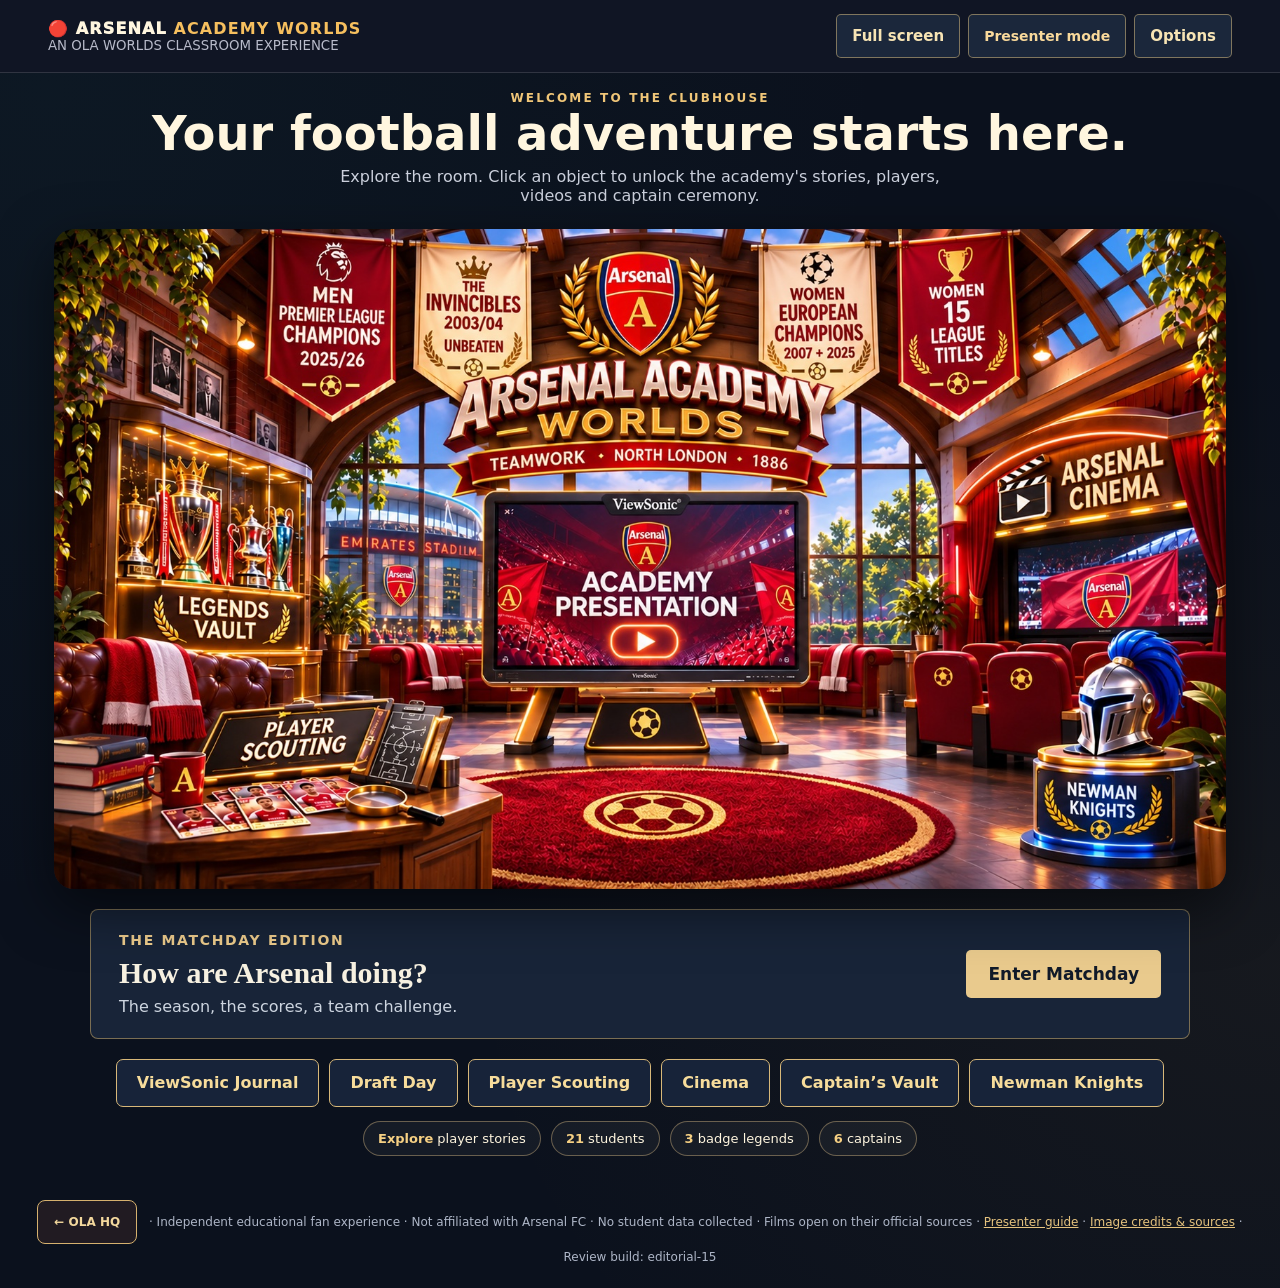
<file: index.html>
<!doctype html>
<html lang="en"><head><meta charset="utf-8"><meta name="viewport" content="width=device-width,initial-scale=1"><meta name="theme-color" content="#171c30"><title>Arsenal Academy Worlds — Clubhouse</title>
<style>
:root{font-family:ui-rounded,system-ui,-apple-system,Segoe UI,sans-serif;color:#fff6df;background:#111726}*{box-sizing:border-box}body{margin:0}button,a{font:inherit}button{cursor:pointer}button:focus-visible,a:focus-visible{outline:4px solid #ffe16e;outline-offset:5px}.top{display:flex;align-items:center;justify-content:space-between;gap:14px;padding:14px clamp(16px,4vw,48px);background:#101524;border-bottom:1px solid #ffffff22}.brand{font-weight:1000;letter-spacing:.07em}.brand b{color:#f6bf5e}.top a{color:#f9d99b;font-size:13px}.top small{display:block;color:#b8bbca;font-weight:500;letter-spacing:0}.intro{text-align:center;padding:25px 15px 10px}.intro h1{font-size:clamp(30px,5vw,57px);margin:3px 0 8px;line-height:1.06}.intro p{color:#cbd0dc;margin:0 auto;max-width:620px}.world{position:relative;width:min(1280px,96vw);aspect-ratio:16/9;min-height:390px;margin:20px auto 8px;overflow:hidden;border-radius:25px;border:5px solid #e6bc6b;box-shadow:0 26px 90px #0009,0 0 0 9px #ffffff0b;background:#a73743;isolation:isolate}.wall{position:absolute;inset:0 0 29%;background:linear-gradient(160deg,#e58c70,#bc404a 55%,#732c45)}.wall:after{content:"";position:absolute;inset:0;background:repeating-linear-gradient(90deg,transparent 0 14%,#6c243422 14.1% 14.5%)}.floor{position:absolute;inset:67% -10% -28%;transform:perspective(470px) rotateX(45deg);background:repeating-linear-gradient(90deg,#9c6049 0 10%,#a96c4e 10% 20%);box-shadow:inset 0 20px 35px #572a3b}.ceiling{position:absolute;left:-10%;right:-10%;top:-13%;height:20%;background:#6b263b;transform:rotate(-1deg);box-shadow:0 12px 0 #e4ac68}.window{position:absolute;left:36%;top:11%;width:29%;height:33%;border:10px solid #f8db9c;border-radius:65px 65px 8px 8px;background:linear-gradient(#8ec6d4 0 55%,#e5cda3 55% 65%,#667d7c 65%);box-shadow:0 8px 0 #7a303b}.window:after{content:"EMIRATES  •  NORTH LONDON";position:absolute;left:0;right:0;bottom:7%;text-align:center;color:#f7e5c7;font-weight:900;font-size:clamp(7px,1vw,14px);text-shadow:0 2px #243848}.banner{position:absolute;left:4%;top:5%;width:27%;padding:8px 5px;border:3px solid #f1c778;background:#7d152a;transform:rotate(-4deg);text-align:center;font-weight:1000;font-size:clamp(12px,2.2vw,30px);box-shadow:4px 6px #45192b}.banner span{display:block;font-size:clamp(7px,.9vw,12px);letter-spacing:.2em;color:#ffdc8d}.shirt{position:absolute;left:7%;top:35%;width:17%;height:25%;background:#f4eee2;clip-path:polygon(19% 0,37% 10%,63% 10%,81% 0,100% 29%,83% 45%,77% 32%,77% 100%,23% 100%,23% 32%,17% 45%,0 29%);filter:drop-shadow(3px 5px 1px #0004)}.shirt:after{content:"14";position:absolute;inset:8% 24% 0;background:#bb243c;color:white;font-size:clamp(22px,5vw,60px);font-weight:1000;text-align:center;padding-top:15%;border-radius:5px}.rug{position:absolute;left:27%;right:26%;bottom:3%;height:20%;background:#b41e37;border:6px solid #f5d68b;border-radius:50%;transform:perspective(250px) rotateX(55deg);box-shadow:0 8px 25px #251a22}.rug:after{content:"⚽";font-size:clamp(24px,5vw,64px);display:block;text-align:center}.hotspot{position:absolute;z-index:3;display:flex;flex-direction:column;align-items:center;justify-content:center;border:0;color:white;text-shadow:0 2px 4px #0009;transition:transform .18s,filter .18s;background:transparent;padding:0}.hotspot:hover{transform:translateY(-8px) scale(1.035);filter:brightness(1.1)}.hotspot .object{display:grid;place-items:center;width:100%;height:77%;border:5px solid #eac77e;border-radius:12px;background:linear-gradient(145deg,#4a556c,#1d263a);box-shadow:7px 9px 0 #402334,0 15px 20px #0005;font-size:clamp(25px,4vw,65px)}.hotspot .tag{background:#152033;border:2px solid #f7cf82;border-radius:100px;padding:5px 11px;font-size:clamp(9px,1.2vw,16px);font-weight:900;white-space:nowrap;box-shadow:0 5px 12px #0007}.screen{left:36%;top:32%;width:28%;height:36%}.screen .object{background:linear-gradient(145deg,#243b60,#111d30);border:9px solid #28364b;outline:4px solid #f5c36b;outline-offset:-14px;flex-direction:column;gap:1px}.screen .object strong{font-size:clamp(10px,2vw,26px);color:#fff}.screen .object small{font-size:clamp(7px,1vw,12px);color:#e2c585}.scout{left:7%;top:65%;width:25%;height:28%}.scout .object{background:linear-gradient(#ba754c,#6d382c);font-size:clamp(23px,3vw,45px)}.vault{right:4%;top:14%;width:24%;height:41%}.vault .object{background:linear-gradient(110deg,#593d40,#c08b4b,#593d40);border:7px ridge #e5c47c}.cinema{right:4%;top:63%;width:25%;height:30%}.cinema .object{background:linear-gradient(135deg,#322b4d,#0f1424);border-radius:22px}.details{max-width:1100px;margin:14px auto 38px;padding:0 20px;display:flex;flex-wrap:wrap;justify-content:center;gap:10px}.details span{border:1px solid #e7c68b66;background:#ffffff0b;border-radius:30px;padding:9px 14px;font-size:13px}.details b{color:#f6d083}.overlay[hidden]{display:none}.overlay{position:fixed;inset:0;z-index:10;background:#0c121f;display:flex;flex-direction:column;padding:10px}.overlaybar{display:flex;justify-content:space-between;align-items:center;gap:10px;padding:7px 9px 14px}.overlaybar h2{font-size:clamp(16px,2vw,24px);margin:0}.overlaybar button{background:#f4c878;color:#252333;border:0;border-radius:12px;padding:10px 16px;font-weight:900;min-height:44px}.overlay iframe{width:100%;flex:1;border:0;border-radius:12px;background:#fff}.footer{text-align:center;color:#aeb6c7;font-size:12px;padding:0 20px 24px}@media(max-width:650px){.world{aspect-ratio:4/5;min-height:510px}.window{top:11%;left:28%;width:45%;height:22%}.banner{left:3%;top:3%;width:25%}.shirt{left:3%;top:30%;width:20%;height:18%}.screen{left:29%;top:36%;width:44%;height:25%}.scout{left:3%;top:69%;width:43%;height:24%}.vault{right:2%;top:10%;width:25%;height:28%}.cinema{right:3%;top:69%;width:43%;height:24%}.rug{left:18%;right:18%;bottom:20%}.hotspot .tag{font-size:10px;padding:5px}.hotspot .object{font-size:34px}.screen .object strong{font-size:14px}}@media(prefers-reduced-motion:reduce){.hotspot{transition:none}}
</style><style id="generated-art-layout">
.world.art-ready{aspect-ratio:1672/941;min-height:0;border:0;border-radius:20px;background:#161b2d;box-shadow:0 18px 55px #0008}
.world.art-ready .wall,.world.art-ready .floor,.world.art-ready .ceiling,.world.art-ready .window,.world.art-ready .banner,.world.art-ready .shirt,.world.art-ready .rug{display:none}
.world.art-ready::before{content:"";position:absolute;inset:0;background-image:url('art/clubhouse-classroom-v4.jpg');background-position:center;background-size:100% 100%;background-repeat:no-repeat}
.world.art-ready .hotspot{background:transparent;border:0;box-shadow:none;opacity:0;border-radius:12px;transition:opacity .15s,background .15s,outline .15s}
.world.art-ready .hotspot .object,.world.art-ready .hotspot .tag{display:none}
.world.art-ready .hotspot:hover,.world.art-ready .hotspot:focus-visible{opacity:1;background:#f8cf7a30;outline:3px solid #ffe29b;outline-offset:-3px;transform:none;filter:none}
.world.art-ready .screen{left:37%;top:32%;width:27%;height:32%}
.world.art-ready .scout{left:8%;top:70%;width:30%;height:25%}
.world.art-ready .vault{left:4%;top:28%;width:19%;height:37%}
.world.art-ready .cinema{left:81%;top:30%;width:18%;height:36%}
.world.art-ready .knights{right:0;top:62%;width:18%;height:34%;z-index:4}
.world.art-ready .knights::after{content:"Newman Knights secret";position:absolute;left:0;right:0;bottom:0;background:#102342;color:#f3d58d;border-radius:20px;padding:5px;font-size:12px;font-weight:800;opacity:0}
.world.art-ready .knights:hover::after,.world.art-ready .knights:focus-visible::after{opacity:1}
#egg[hidden]{display:none}
#egg{position:fixed;inset:0;z-index:30;background:#080d1eea;display:grid;place-items:center;padding:20px}
#egg .egg-card{max-width:460px;background:linear-gradient(145deg,#152b5b,#090e23);border:3px solid #b8d9ff;border-radius:24px;text-align:center;padding:32px;box-shadow:0 0 80px #3a77ff70}
#egg .egg-card h2{font-size:clamp(26px,5vw,44px);margin:10px 0;color:#dcecff}
#egg .egg-card button{background:#f6d17c;border:0;border-radius:12px;padding:12px 22px;font-weight:900}
@media(max-width:650px){.world.art-ready{aspect-ratio:1672/941;min-height:0}.world.art-ready .screen{left:37%;top:33%;width:28%;height:32%}.world.art-ready .scout{left:1%;top:63%;width:36%;height:31%}.world.art-ready .vault{left:2%;top:19%;width:23%;height:43%}.world.art-ready .cinema{left:80%;top:20%;width:19%;height:41%}.world.art-ready .knights{right:0;top:61%;width:16%;height:36%}}
</style><style id="achievement-css">
.world.art-ready .achievement{z-index:5;top:0;height:27%;border-radius:0 0 14px 14px}
.world.art-ready .ach-men{left:18%;width:12%}
.world.art-ready .ach-invincibles{left:31%;width:12%}
.world.art-ready .ach-europe{left:61%;width:13%}
.world.art-ready .ach-women{left:75%;width:13%}
#achievement[hidden]{display:none}
#achievement{position:fixed;inset:0;z-index:35;background:#080d1eea;display:grid;place-items:center;padding:20px}
.achievement-card{max-width:580px;width:100%;padding:32px;border:3px solid #e3c07c;border-radius:24px;background:linear-gradient(145deg,#611a2d,#141b30);box-shadow:0 0 80px #000a}
.achievement-kicker{color:#f3ce7f;font-weight:900;letter-spacing:.12em;font-size:12px}
.achievement-card h2{font-size:clamp(26px,5vw,40px);margin:15px 0}
.achievement-card p{line-height:1.6}
.achievement-card button{background:#f2cf81;border:0;color:#172033;border-radius:12px;padding:12px 18px;font-weight:900;min-height:44px}
@media(max-width:650px){.world.art-ready .achievement{height:27%}.world.art-ready .ach-men{left:18%;width:12%}.world.art-ready .ach-invincibles{left:31%;width:12%}.world.art-ready .ach-europe{left:61%;width:13%}.world.art-ready .ach-women{left:75%;width:13%}}
</style><style id="knights-lesson">#egg .egg-card{max-width:650px;max-height:90vh;overflow:auto}.three-bs{display:grid;grid-template-columns:repeat(3,minmax(0,1fr));gap:9px;text-align:left;margin:20px 0}.three-bs div{padding:14px;border:1px solid #a9caff;border-radius:14px;background:#203b71}.three-bs strong{display:block;color:#ffe19d;font-size:15px}.three-bs small{display:block;line-height:1.5;margin-top:8px;color:#e5edff}.knights-mission{font-weight:850;color:#ffe19d}@media(max-width:600px){.three-bs{grid-template-columns:1fr}}</style><link rel="icon" href="data:,"><style>.room-links{max-width:1100px;margin:20px auto;display:flex;flex-wrap:wrap;justify-content:center;gap:10px;padding:0 18px}.room-links button{background:#172339;color:#f7dc9b;border:1px solid #d8b879;border-radius:7px;font-size:16px;font-weight:800;min-height:48px;padding:12px 20px}.footer a{color:#e6c37e}.overlaybar{padding-bottom:10px}.overlaybar h2{font-size:18px}.top a{font-size:14px}.overlay iframe{border-radius:4px}.overlaybar button{font-size:15px;border-radius:4px}.footer{font-size:12px}@media(max-width:650px){.room-links{display:grid;grid-template-columns:1fr 1fr}.room-links button{font-size:14px;padding:12px}.overlay{padding:0}.overlaybar{padding:8px}.overlaybar h2{font-size:14px}.overlaybar button{font-size:12px;padding:9px}.world.art-ready .hotspot:focus-visible{opacity:1}}</style><style>.intro{padding-top:18px}.intro h1{font-size:clamp(30px,3.8vw,48px)}.world.art-ready{width:min(1280px,96vw,calc((100svh - 240px)*1.777));margin-top:14px}.room-links{margin:14px auto}.top{min-height:62px}@media(max-width:650px){.world.art-ready{width:96vw}.intro h1{font-size:32px}}</style><style id="knights-polish">#egg .egg-card{max-width:760px;width:100%;text-align:left;padding:28px;max-height:92svh}.knights-school{display:flex;gap:24px;align-items:center}.knights-school>img{flex:none;object-fit:contain;width:99px;height:125px}.knights-school h2{font-family:Georgia,serif;line-height:1.05}#egg .knights-school p{font-size:16px;color:#c6daf9;margin:8px 0}.knights-kicker{font-size:13px;letter-spacing:.12em;color:#f2d188;font-weight:800}.knights-welcome{font-size:21px;line-height:1.5}.three-bs strong{font-size:18px}.three-bs small{font-size:16px}.college-ready{display:flex;gap:16px;padding:18px;background:#f4d18c;color:#102342;border-radius:14px}.college-ready>span{font-size:32px}.college-ready strong{font-size:20px}.college-ready p{font-size:16px;line-height:1.5;margin:6px 0 0}.knights-mission{font-size:18px;line-height:1.5}.school-sources{border-top:1px solid #a9caff66;margin:20px 0;padding-top:8px}.school-sources p{font-size:14px;line-height:1.5;color:#c6daf9}.school-sources a{font-size:15px;color:#f6d17c;display:inline-block;margin:4px 20px 8px 0;min-height:30px}#egg button{font-size:16px;min-height:46px}@media(max-width:600px){#egg .egg-card{padding:20px}.knights-school{gap:15px}.knights-school>img{width:70px;height:89px}.knights-kicker{font-size:11px}.knights-welcome{font-size:19px}}</style><style>#egg .egg-card{position:relative}#egg .knights-close{position:absolute;top:12px;right:12px;padding:0;width:38px;min-height:38px;height:38px;font-size:25px;line-height:1}.knights-school{padding-right:22px}</style><link rel="stylesheet" href="experience.css?v=academy-return-1"><link rel="stylesheet" href="matchday.css?v=editorial-15"><link rel="stylesheet" href="achievements.css?v=editorial-15"><link rel="stylesheet" href="showtime.css?v=editorial-15"></head><body class="clubhouse-page">
<header class="top"><div class="brand">🔴 ARSENAL <b>ACADEMY WORLDS</b><small>AN OLA WORLDS CLASSROOM EXPERIENCE</small></div><div data-experience-controls></div></header>
<section class="intro"><div style="color:#f0c678;font-weight:900;letter-spacing:.18em;font-size:12px">WELCOME TO THE CLUBHOUSE</div><h1>Your football adventure starts here.</h1><p>Explore the room. Click an object to unlock the academy's stories, players, videos and captain ceremony.</p></section>
<main class="world" aria-label="Interactive illustrated Arsenal-inspired academy clubhouse"><div class="wall"></div><div class="floor"></div><div class="ceiling"></div><div class="window"></div><div class="banner">THE ARSENAL<span>NORTH LONDON • 1886</span></div><div class="shirt"></div><div class="rug"></div>
<button class="hotspot achievement ach-men" data-achievement="men" aria-label="Discover Arsenal men’s 2026 Premier League title"></button><button class="hotspot achievement ach-invincibles" data-achievement="invincibles" aria-label="Discover the Invincibles 2003 to 2004 season"></button><button class="hotspot achievement ach-europe" data-achievement="europe" aria-label="Discover Arsenal Women European titles in 2007 and 2025"></button><button class="hotspot achievement ach-women" data-achievement="women" aria-label="Discover Arsenal Women fifteen league titles"></button><button class="hotspot screen" data-room="slides" aria-label="Open ViewSonic presentation"><span class="object"><span>📺</span><strong>VIEWSONIC</strong><small>ACADEMY LESSON</small></span><span class="tag">▶ Start presentation</span></button>
<button class="hotspot matchday" data-room="matchday" aria-label="Open Arsenal Matchday season and class challenge"><span class="tag">Matchday</span></button><button class="hotspot scout" data-room="scout" aria-label="Open scouting player cards"><span class="object">🃏 ⚽ 🃏</span><span class="tag">🕵️ Scouting desk</span></button>
<button class="hotspot vault" data-room="captains" aria-label="Open captain mystery badge draw"><span class="object">🏆 🛡️</span><span class="tag">🏅 Legends vault</span></button>
<button class="hotspot cinema" data-room="cinema" aria-label="Open Arsenal Cinema"><span class="object">🎬 📽️</span><span class="tag">🎞️ Cinema corner</span></button><button class="hotspot knights" id="knights" data-knights aria-label="Discover Newman Knights Easter egg"></button></main>
<nav class="achievement-links" aria-label="Explore championship stories"><button data-achievement="men">2026 league champions</button><button data-achievement="invincibles">The Invincibles</button><button data-achievement="europe">Women’s European titles</button><button data-achievement="women">Women’s league history</button></nav><div class="matchday-entry"><div><span>THE MATCHDAY EDITION</span><strong>How are Arsenal doing?</strong><p>The season, the scores, a team challenge.</p></div><button data-room="matchday">Enter Matchday</button></div><nav class="room-links" aria-label="Academy experiences"><button data-room="slides">ViewSonic Journal</button><button data-room="draft">Draft Day</button><button data-room="scout">Player Scouting</button><button data-room="cinema">Cinema</button><button data-room="captains">Captain’s Vault</button><button data-knights>Newman Knights</button></nav><div class="details"><span><b>Explore</b> player stories</span><span><b>21</b> students</span><span><b>3</b> badge legends</span><span><b>6</b> captains</span></div>
<div class="overlay" id="overlay" hidden role="dialog" aria-modal="true" aria-labelledby="modalTitle"><div class="overlaybar"><h2 id="modalTitle">Academy experience</h2><div data-experience-controls></div><button id="close" aria-label="Back to clubhouse">← Back to clubhouse</button></div><iframe id="experience" title="Arsenal Academy experience" allow="fullscreen" allowfullscreen referrerpolicy="same-origin"></iframe></div>
<div id="achievement" hidden role="dialog" aria-modal="true" aria-labelledby="achievementTitle"><div class="achievement-card"><header class="moment-top"><span id="momentCount">HALL OF CHAMPIONS</span><button id="closeAchievement" class="moment-close" aria-label="Close championship story">×</button></header><div class="moment-grid"><figure class="moment-photo"><img id="momentPhoto" alt=""><figcaption><span id="momentCaption"></span><br><a id="momentCredit" target="_blank" rel="noopener noreferrer"></a></figcaption></figure><div class="moment-copy"><span id="momentYear" class="moment-year"></span><h2 id="achievementTitle" tabindex="-1"></h2><p id="achievementBody" class="moment-deck"></p><div id="momentStats" class="moment-stats"></div><p id="achievementFact" class="moment-fact"></p><section class="moment-mission" aria-labelledby="momentQuestion"><span>YOUR TEAM CHALLENGE</span><h3 id="momentQuestion"></h3><div id="momentAnswers" class="moment-answers"></div><p id="momentFeedback" class="moment-feedback" role="status" hidden></p></section></div></div><footer class="moment-bottom"><div id="momentTabs" class="moment-tabs" role="group" aria-label="Choose a championship story"></div><button id="momentNext" class="moment-next">Next story</button></footer><div class="modal-display-tools"><div data-experience-controls="compact"></div></div></div></div><div id="egg" hidden role="dialog" aria-modal="true" aria-labelledby="knightsTitle"><div class="egg-card"><button id="closeEggTop" class="knights-close" aria-label="Close Newman Knights">×</button><div class="knights-school"><img src="art/newman-knights.png" alt="Newman Elementary Knights school logo" width="99" height="125"><div><span class="knights-kicker">OUR SCHOOL · OUR TEAM</span><h2 id="knightsTitle" tabindex="-1">NEWMAN KNIGHTS</h2><p>Newman Elementary · Chino, California</p></div></div><p class="knights-welcome">Different colors. Same team spirit.<br>Bring your Knight values to the academy.</p><div class="three-bs"><div><strong>Be Respectful</strong><small>Take turns. Listen. Encourage your teammates.</small></div><div><strong>Be Responsible</strong><small>Be ready. Care for your cards. Give your best effort.</small></div><div><strong>Be Safe</strong><small>Walk. Keep hands, feet and objects to yourself.</small></div></div><div class="college-ready"><span aria-hidden="true">✦</span><div><strong>Be College Ready</strong><p>Keep learning. Ask questions. Build good habits for your future.</p></div></div><p class="knights-mission">YOUR KNIGHT CHALLENGE<br>Choose one way to help your team today.</p><div class="school-sources"><p>The Three B’s appear on Newman’s About Us page. The PBIS page includes all four. The examples here connect those values to this classroom activity.</p><a href="https://newman.chino.k12.ca.us/185610_3" target="_blank" rel="noopener noreferrer">Newman · About our school</a><a href="https://newman.chino.k12.ca.us/pbis-home" target="_blank" rel="noopener noreferrer">Newman · PBIS &amp; Four B’s</a></div><div class="modal-display-tools"><div data-experience-controls="compact"></div></div><button id="closeEgg">Return to the clubhouse</button></div></div><footer class="footer"><a class="hq-home-link" href="https://ola-hq.github.io/ola-hq/">← OLA HQ</a> · Independent educational fan experience · Not affiliated with Arsenal FC · No student data collected · Films open on their official sources · <a href="docs/host-script.html">Presenter guide</a> · <a href="credits.html">Image credits & sources</a> · Review build: editorial-15</footer>
<script src="experience.js?v=presenter-entry-1" defer></script><script src="clubhouse.js?v=editorial-15" defer></script><script src="achievements.js?v=editorial-15" defer></script></body></html>
</file>
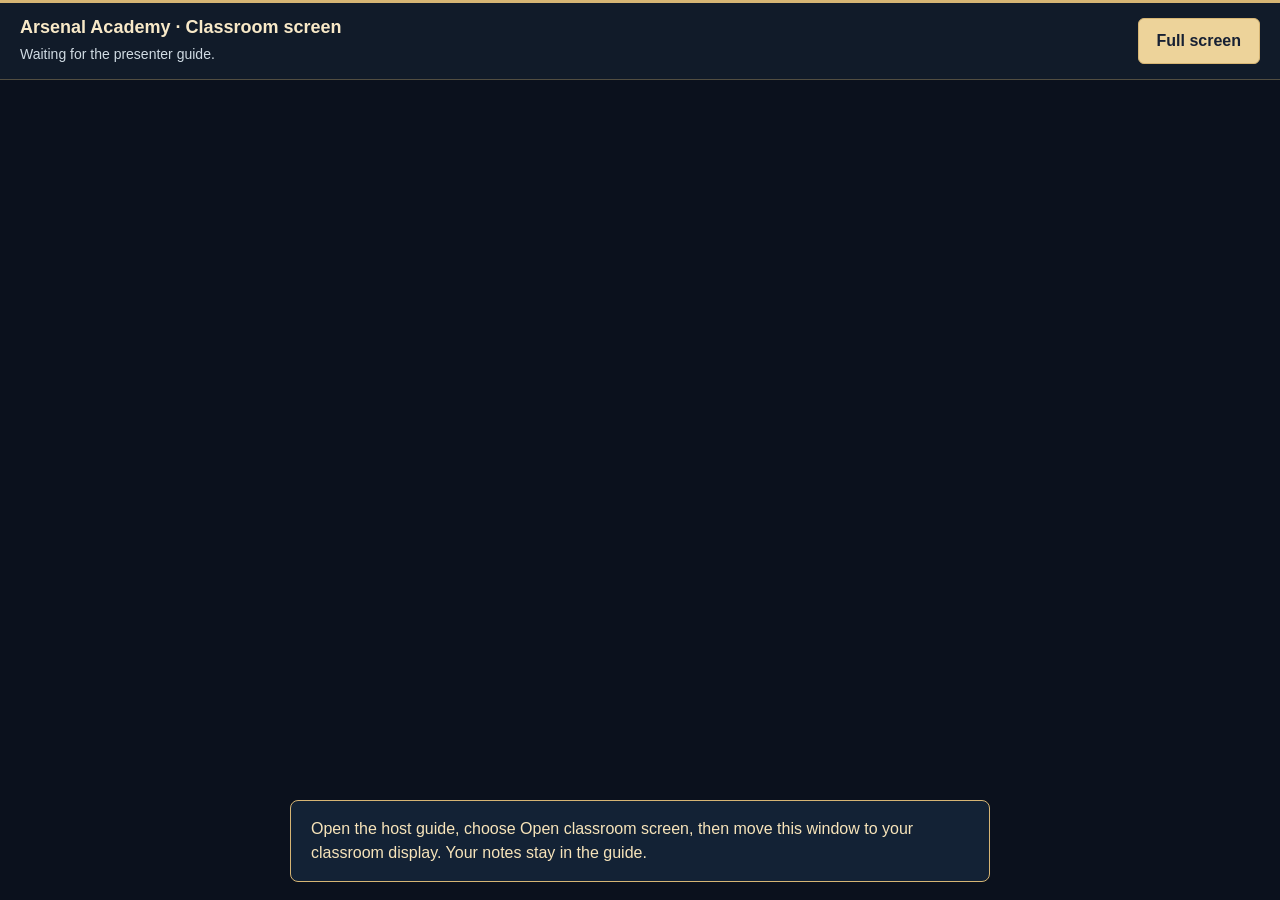
<file: classroom.html>
<!doctype html>
<html lang="en"><head><meta charset="utf-8"><meta name="viewport" content="width=device-width,initial-scale=1"><title>Arsenal Academy · Classroom screen</title><link rel="icon" href="data:,"><link rel="stylesheet" href="classroom.css?v=editorial-15"><script defer src="classroom.js?v=editorial-15"></script></head><body>
<header><div><strong>Arsenal Academy · Classroom screen</strong><p id="classroomStatus" role="status">Waiting for the presenter guide.</p></div><button id="classroomFullscreen">Full screen</button></header>
<main><iframe id="classroomStage" title="Classroom presentation visuals" src="classroom-stage.html?v=editorial-15"></iframe></main>
<p id="classroomNotice" role="status">Open the host guide, choose Open classroom screen, then move this window to your classroom display. Your notes stay in the guide.</p>
</body></html>
</file>
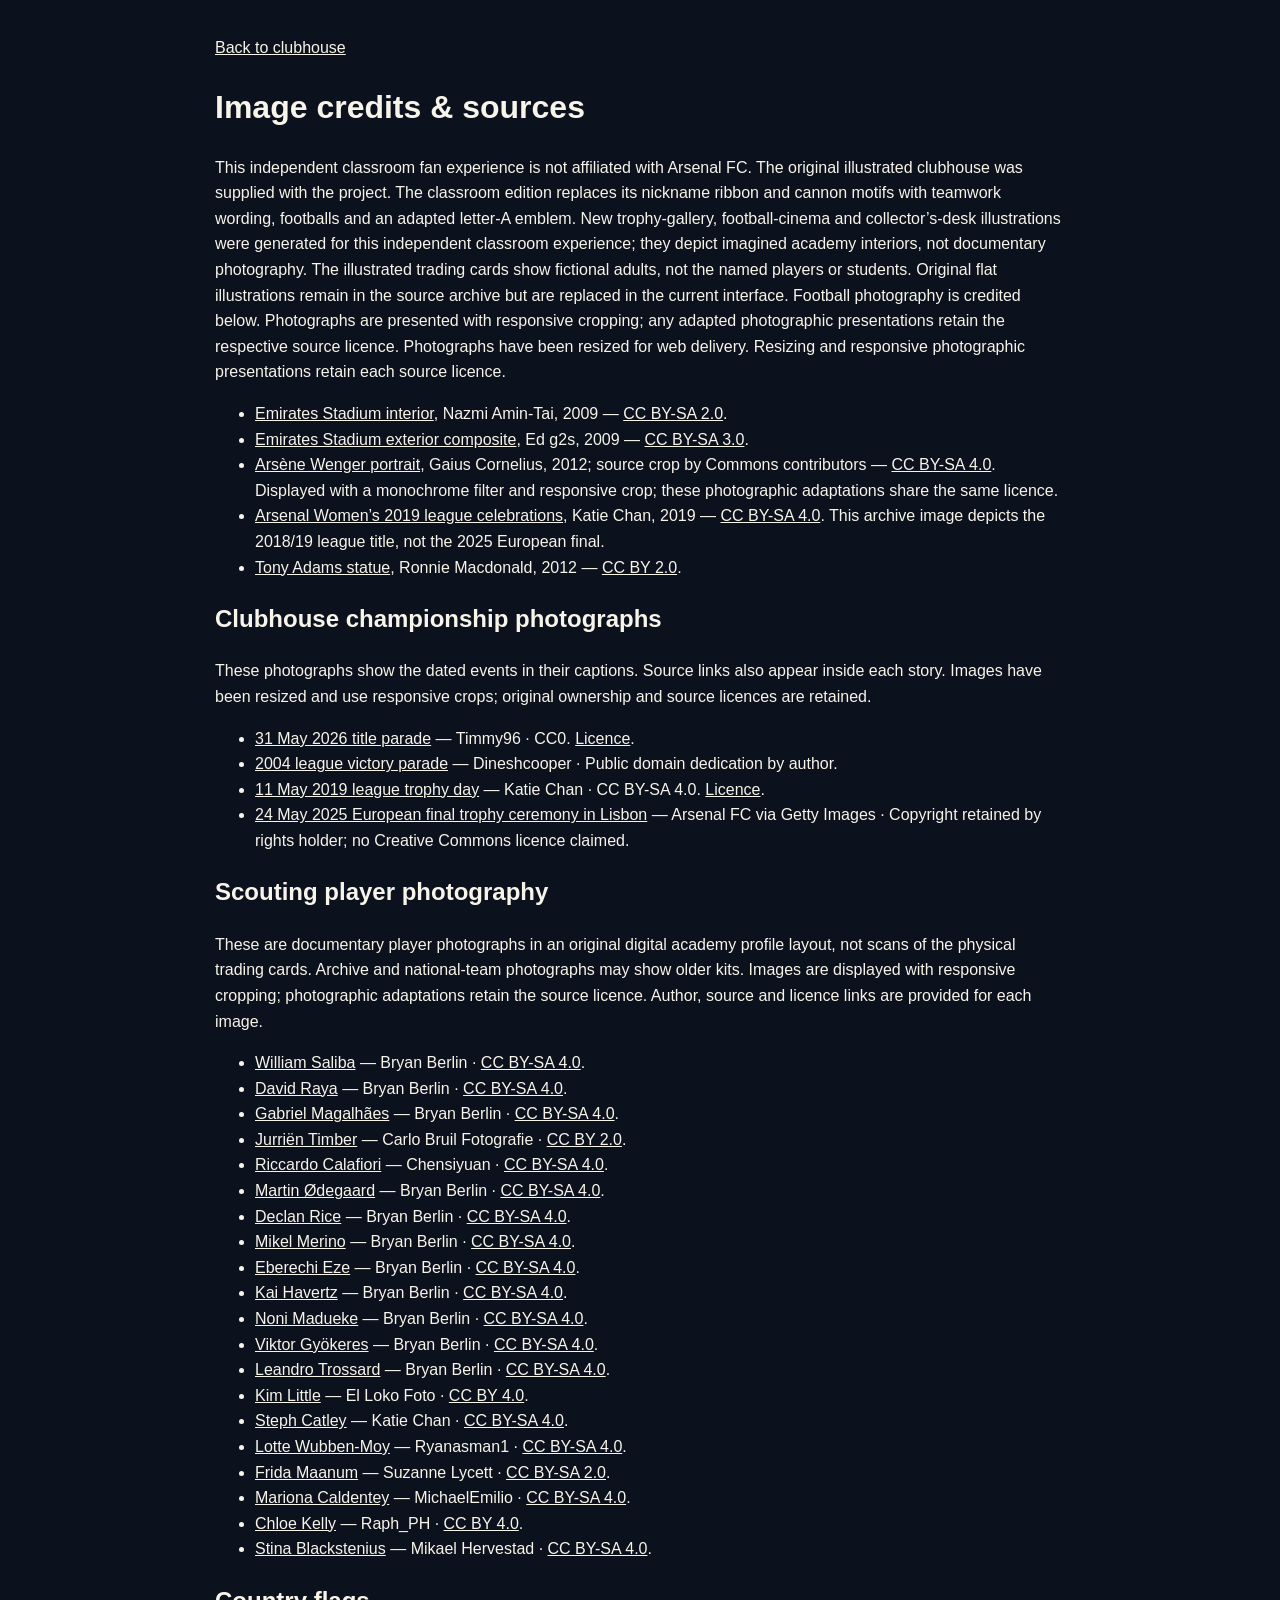
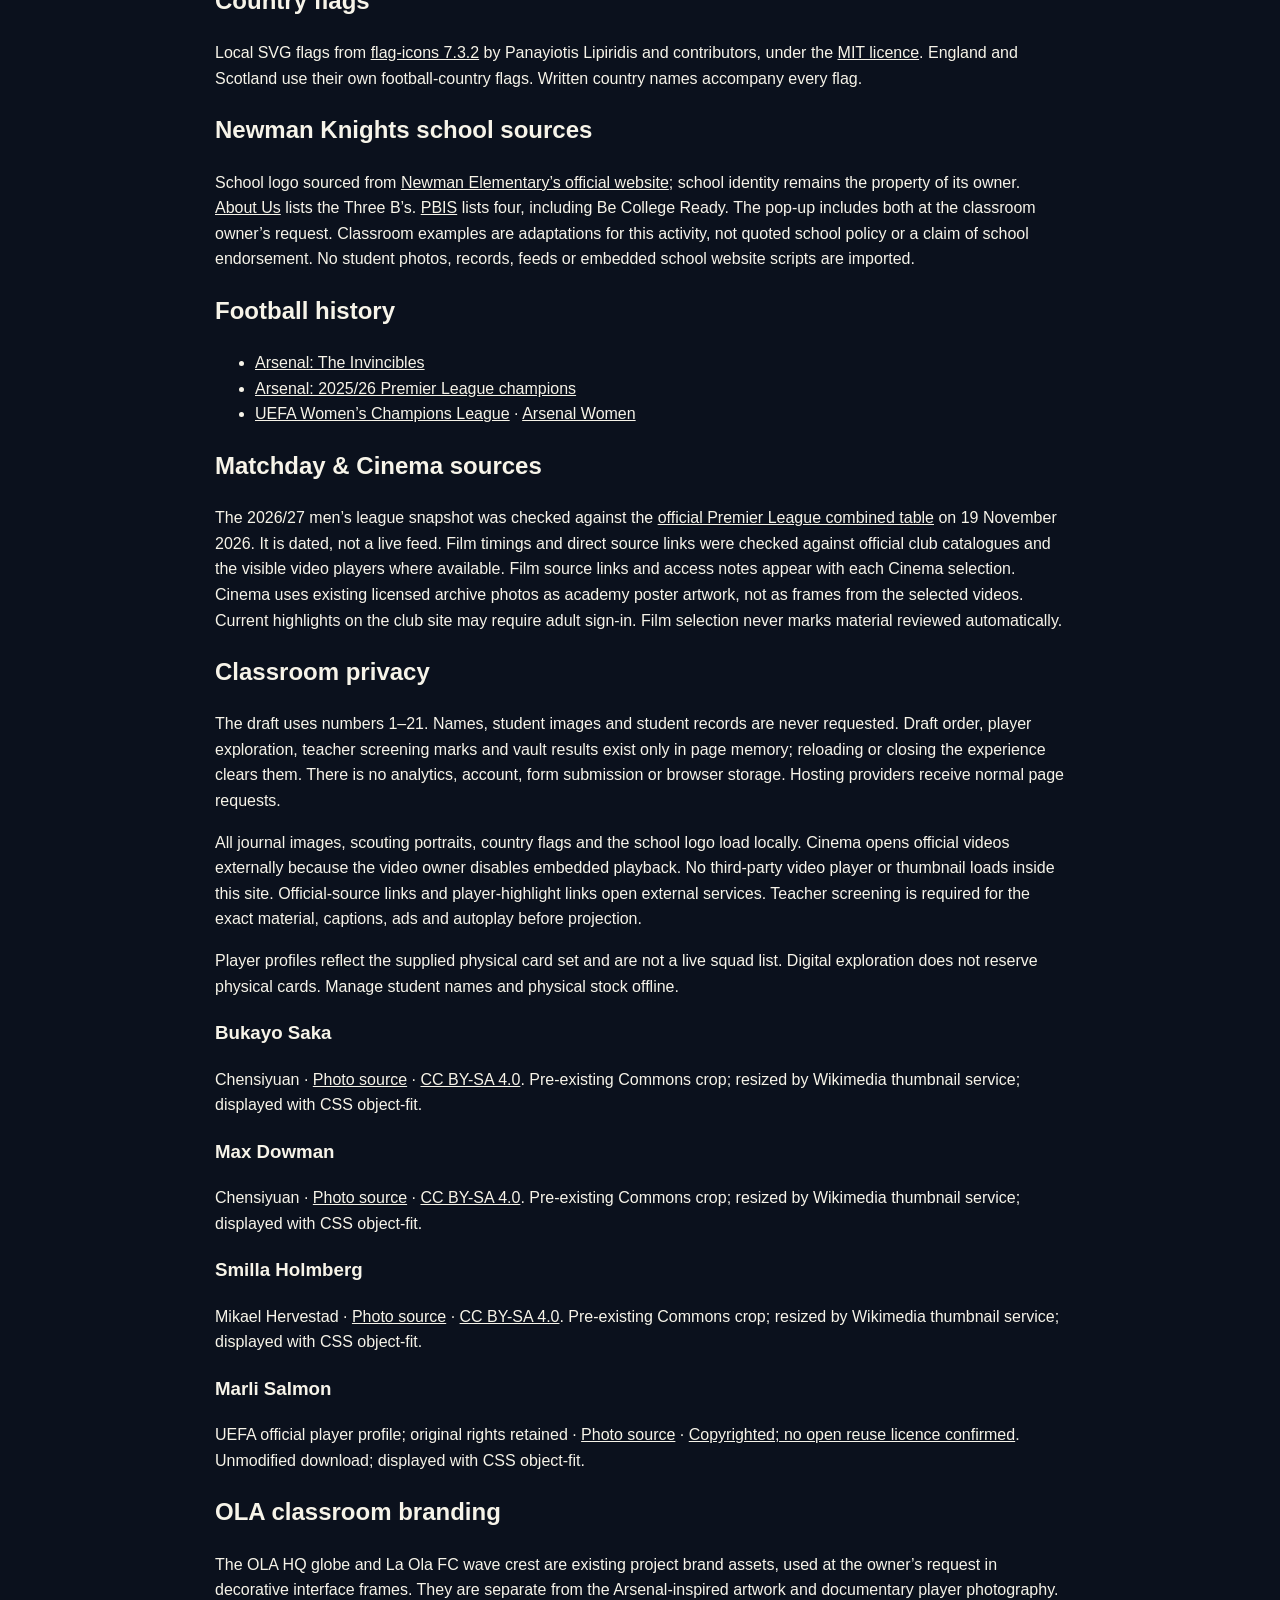
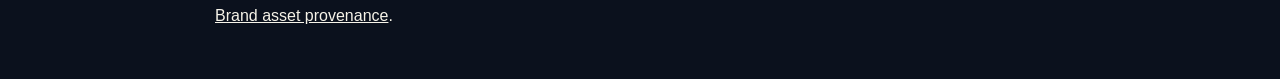
<file: credits.html>
<!doctype html><html lang="en"><head><meta charset="utf-8"><meta name="viewport" content="width=device-width,initial-scale=1"><title>Credits & sources · Arsenal Academy</title><link rel="icon" href="data:,"><link rel="stylesheet" href="academy.css?v=editorial-7"></head><body><main style="max-width:920px;padding:35px;margin:auto;line-height:1.6"><a href="index.html">Back to clubhouse</a><h1>Image credits & sources</h1><p>This independent classroom fan experience is not affiliated with Arsenal FC. The original illustrated clubhouse was supplied with the project. The classroom edition replaces its nickname ribbon and cannon motifs with teamwork wording, footballs and an adapted letter-A emblem. New trophy-gallery, football-cinema and collector’s-desk illustrations were generated for this independent classroom experience; they depict imagined academy interiors, not documentary photography. The illustrated trading cards show fictional adults, not the named players or students. Original flat illustrations remain in the source archive but are replaced in the current interface. Football photography is credited below. Photographs are presented with responsive cropping; any adapted photographic presentations retain the respective source licence. Photographs have been resized for web delivery. Resizing and responsive photographic presentations retain each source licence.</p><ul>
<li><a href="https://commons.wikimedia.org/wiki/File:Emirates_stadium.jpg">Emirates Stadium interior</a>, Nazmi Amin-Tai, 2009 — <a href="https://creativecommons.org/licenses/by-sa/2.0/">CC BY-SA 2.0</a>.</li>
<li><a href="https://commons.wikimedia.org/wiki/File:Emirates_Stadium_-_East_side_-_Composite.jpg">Emirates Stadium exterior composite</a>, Ed g2s, 2009 — <a href="https://creativecommons.org/licenses/by-sa/3.0/">CC BY-SA 3.0</a>.</li>
<li><a href="https://commons.wikimedia.org/wiki/File:Arsene_Wenger_JHayes_(cropped).jpg">Arsène Wenger portrait</a>, Gaius Cornelius, 2012; source crop by Commons contributors — <a href="https://creativecommons.org/licenses/by-sa/4.0/">CC BY-SA 4.0</a>. Displayed with a monochrome filter and responsive crop; these photographic adaptations share the same licence.</li>
<li><a href="https://commons.wikimedia.org/wiki/File:Arsenal_WFC_v_Manchester_City_WFC,_11_May_2019_(03).jpg">Arsenal Women’s 2019 league celebrations</a>, Katie Chan, 2019 — <a href="https://creativecommons.org/licenses/by-sa/4.0/">CC BY-SA 4.0</a>. This archive image depicts the 2018/19 league title, not the 2025 European final.</li>
<li><a href="https://commons.wikimedia.org/wiki/File:Tony_Adams_Statue_-_front.jpg">Tony Adams statue</a>, Ronnie Macdonald, 2012 — <a href="https://creativecommons.org/licenses/by/2.0/">CC BY 2.0</a>.</li></ul>
<h2>Clubhouse championship photographs</h2><p>These photographs show the dated events in their captions. Source links also appear inside each story. Images have been resized and use responsive crops; original ownership and source licences are retained.</p><ul><li><a href="https://commons.wikimedia.org/wiki/File:Arsenal_Parade_31052026_(37).jpg">31 May 2026 title parade</a> — Timmy96 · CC0. <a href="https://creativecommons.org/publicdomain/zero/1.0/">Licence</a>.</li><li><a href="https://commons.wikimedia.org/wiki/File:Arsenal_open_top_bus_parade_2004.jpg">2004 league victory parade</a> — Dineshcooper · Public domain dedication by author.</li><li><a href="https://commons.wikimedia.org/wiki/File:Arsenal_WFC_v_Manchester_City_WFC,_11_May_2019_(02).jpg">11 May 2019 league trophy day</a> — Katie Chan · CC BY-SA 4.0. <a href="https://creativecommons.org/licenses/by-sa/4.0/">Licence</a>.</li><li><a href="https://www.uefa.com/womenschampionsleague/news/029a-1df953e859d5-5ff509a80e7c-1000--arsenal-return-to-european-summit/">24 May 2025 European final trophy ceremony in Lisbon</a> — Arsenal FC via Getty Images · Copyright retained by rights holder; no Creative Commons licence claimed.</li></ul><h2>Scouting player photography</h2><p>These are documentary player photographs in an original digital academy profile layout, not scans of the physical trading cards. Archive and national-team photographs may show older kits. Images are displayed with responsive cropping; photographic adaptations retain the source licence. Author, source and licence links are provided for each image.</p><ul><li id="photo-william-saliba"><a href="https://commons.wikimedia.org/wiki/File:William_Saliba_France_v_Paraguay_4_July_2026-183.jpg">William Saliba</a> — Bryan Berlin · <a href="https://creativecommons.org/licenses/by-sa/4.0">CC BY-SA 4.0</a>.</li><li id="photo-david-raya"><a href="https://commons.wikimedia.org/wiki/File:David_Raya_Argentina_v_Spain_19_July_2026-003_(cropped).jpg">David Raya</a> — Bryan Berlin · <a href="https://creativecommons.org/licenses/by-sa/4.0">CC BY-SA 4.0</a>.</li><li id="photo-gabriel-magalhaes"><a href="https://commons.wikimedia.org/wiki/File:Gabriel_Magalhaes_Brazil_V_Morocco_13_June_2026-132_(cropped).jpg">Gabriel Magalhães</a> — Bryan Berlin · <a href="https://creativecommons.org/licenses/by-sa/4.0">CC BY-SA 4.0</a>.</li><li id="photo-jurrien-timber"><a href="https://commons.wikimedia.org/wiki/File:JURRIEN_TIMBER.jpg">Jurriën Timber</a> — Carlo Bruil Fotografie · <a href="https://creativecommons.org/licenses/by/2.0">CC BY 2.0</a>.</li><li id="photo-riccardo-calafiori"><a href="https://commons.wikimedia.org/wiki/File:1_Riccardo_Calafiori_2026_(cropped).jpg">Riccardo Calafiori</a> — Chensiyuan · <a href="https://creativecommons.org/licenses/by-sa/4.0">CC BY-SA 4.0</a>.</li><li id="photo-martin-degaard"><a href="https://commons.wikimedia.org/wiki/File:Martin_Odegaard_France_v_Norway_26_June_26-014.jpg">Martin Ødegaard</a> — Bryan Berlin · <a href="https://creativecommons.org/licenses/by-sa/4.0">CC BY-SA 4.0</a>.</li><li id="photo-declan-rice"><a href="https://commons.wikimedia.org/wiki/File:Declan_Rice_England_v_Ghana_23_June_2026-150.jpg">Declan Rice</a> — Bryan Berlin · <a href="https://creativecommons.org/licenses/by-sa/4.0">CC BY-SA 4.0</a>.</li><li id="photo-mikel-merino"><a href="https://commons.wikimedia.org/wiki/File:Mikel_Merino_France_v_Spain_7.24.26-241_(cropped).jpg">Mikel Merino</a> — Bryan Berlin · <a href="https://creativecommons.org/licenses/by-sa/4.0">CC BY-SA 4.0</a>.</li><li id="photo-eberechi-eze"><a href="https://commons.wikimedia.org/wiki/File:Eberechi_Eze_England_v_Ghana_23_June_2026-039.jpg">Eberechi Eze</a> — Bryan Berlin · <a href="https://creativecommons.org/licenses/by-sa/4.0">CC BY-SA 4.0</a>.</li><li id="photo-kai-havertz"><a href="https://commons.wikimedia.org/wiki/File:Kai_Havertz_Ecuador_v_Germany_25_June_2026-118.jpg">Kai Havertz</a> — Bryan Berlin · <a href="https://creativecommons.org/licenses/by-sa/4.0">CC BY-SA 4.0</a>.</li><li id="photo-noni-madueke"><a href="https://commons.wikimedia.org/wiki/File:Noni_Madueke_England_v_Panama_27_June_26-054.jpg">Noni Madueke</a> — Bryan Berlin · <a href="https://creativecommons.org/licenses/by-sa/4.0">CC BY-SA 4.0</a>.</li><li id="photo-viktor-gyokeres"><a href="https://commons.wikimedia.org/wiki/File:Viktor_Gyokeres_France_v_Sweden_6.30.26-123_(cropped).jpg">Viktor Gyökeres</a> — Bryan Berlin · <a href="https://creativecommons.org/licenses/by-sa/4.0">CC BY-SA 4.0</a>.</li><li id="photo-leandro-trossard"><a href="https://commons.wikimedia.org/wiki/File:Leandro_Trossard_Belgium_v_USA_6_July_2026-258.jpg">Leandro Trossard</a> — Bryan Berlin · <a href="https://creativecommons.org/licenses/by-sa/4.0">CC BY-SA 4.0</a>.</li><li id="photo-kim-little"><a href="https://commons.wikimedia.org/wiki/File:Kim_Little_20191016.jpg">Kim Little</a> — El Loko Foto · <a href="https://creativecommons.org/licenses/by/4.0">CC BY 4.0</a>.</li><li id="photo-steph-catley"><a href="https://commons.wikimedia.org/wiki/File:20260927-Steph_Catley.jpg">Steph Catley</a> — Katie Chan · <a href="https://creativecommons.org/licenses/by-sa/4.0">CC BY-SA 4.0</a>.</li><li id="photo-lotte-wubben-moy"><a href="https://commons.wikimedia.org/wiki/File:Lotte_Wubben-Moy.jpg">Lotte Wubben-Moy</a> — Ryanasman1 · <a href="https://creativecommons.org/licenses/by-sa/4.0">CC BY-SA 4.0</a>.</li><li id="photo-frida-maanum"><a href="https://commons.wikimedia.org/wiki/File:Fridamaanum_arsenal.jpg">Frida Maanum</a> — Suzanne Lycett · <a href="https://creativecommons.org/licenses/by-sa/2.0">CC BY-SA 2.0</a>.</li><li id="photo-mariona-caldentey"><a href="https://commons.wikimedia.org/wiki/File:Brann_-_Bar%C3%A7a_Femen%C3%AD_CG3A5801_(cropped).jpg">Mariona Caldentey</a> — MichaelEmilio · <a href="https://creativecommons.org/licenses/by-sa/4.0">CC BY-SA 4.0</a>.</li><li id="photo-chloe-kelly"><a href="https://commons.wikimedia.org/wiki/File:On_29.07.England_Lionesses_Bus_Celebration_-_The_Mall,_Lond2025_11_(cropped-J1).jpg">Chloe Kelly</a> — Raph_PH · <a href="https://creativecommons.org/licenses/by/4.0">CC BY 4.0</a>.</li><li id="photo-stina-blackstenius"><a href="https://commons.wikimedia.org/wiki/File:Sweden_-_Serbia_09_(cropped).jpg">Stina Blackstenius</a> — Mikael Hervestad · <a href="https://creativecommons.org/licenses/by-sa/4.0">CC BY-SA 4.0</a>.</li></ul><h2>Country flags</h2><p>Local SVG flags from <a href="https://github.com/lipis/flag-icons/tree/v7.3.2">flag-icons 7.3.2</a> by Panayiotis Lipiridis and contributors, under the <a href="art/flags/LICENSE">MIT licence</a>. England and Scotland use their own football-country flags. Written country names accompany every flag.</p><h2>Newman Knights school sources</h2><p>School logo sourced from <a href="https://newman.chino.k12.ca.us/">Newman Elementary’s official website</a>; school identity remains the property of its owner. <a href="https://newman.chino.k12.ca.us/185610_3">About Us</a> lists the Three B’s. <a href="https://newman.chino.k12.ca.us/pbis-home">PBIS</a> lists four, including Be College Ready. The pop-up includes both at the classroom owner’s request. Classroom examples are adaptations for this activity, not quoted school policy or a claim of school endorsement. No student photos, records, feeds or embedded school website scripts are imported.</p><h2>Football history</h2><ul><li><a href="https://arsenal-fc.shorthandstories.com/the-invincibles-a-season-like-no-other/">Arsenal: The Invincibles</a></li><li><a href="https://www.arsenal.com/news/arsenal-crowned-202526-premier-league-champions-aOhcw4T06mFw">Arsenal: 2025/26 Premier League champions</a></li><li><a href="https://www.uefa.com/womenschampionsleague/history/seasons/2025/">UEFA Women’s Champions League</a> · <a href="https://www.arsenal.com/women">Arsenal Women</a></li></ul>
<h2>Matchday &amp; Cinema sources</h2><p>The 2026/27 men’s league snapshot was checked against the <a href="https://www.premierleague.com/en/tables/premier-league/2026-27" target="_blank" rel="noopener noreferrer">official Premier League combined table</a> on 19 November 2026. It is dated, not a live feed. Film timings and direct source links were checked against official club catalogues and the visible video players where available. Film source links and access notes appear with each Cinema selection. Cinema uses existing licensed archive photos as academy poster artwork, not as frames from the selected videos. Current highlights on the club site may require adult sign-in. Film selection never marks material reviewed automatically.</p><h2>Classroom privacy</h2><p>The draft uses numbers 1–21. Names, student images and student records are never requested. Draft order, player exploration, teacher screening marks and vault results exist only in page memory; reloading or closing the experience clears them. There is no analytics, account, form submission or browser storage. Hosting providers receive normal page requests.</p><p>All journal images, scouting portraits, country flags and the school logo load locally. Cinema opens official videos externally because the video owner disables embedded playback. No third-party video player or thumbnail loads inside this site. Official-source links and player-highlight links open external services. Teacher screening is required for the exact material, captions, ads and autoplay before projection.</p><p>Player profiles reflect the supplied physical card set and are not a live squad list. Digital exploration does not reserve physical cards. Manage student names and physical stock offline.</p><article id="photo-bukayo-saka"><h3>Bukayo Saka</h3><p>Chensiyuan · <a href="https://commons.wikimedia.org/wiki/File:1_bukayo_saka_arsenal_2025_(cropped).jpg">Photo source</a> · <a href="https://creativecommons.org/licenses/by-sa/4.0">CC BY-SA 4.0</a>. Pre-existing Commons crop; resized by Wikimedia thumbnail service; displayed with CSS object-fit.</p></article><article id="photo-max-dowman"><h3>Max Dowman</h3><p>Chensiyuan · <a href="https://commons.wikimedia.org/wiki/File:1_max_dowman_2026b_(cropped).jpg">Photo source</a> · <a href="https://creativecommons.org/licenses/by-sa/4.0">CC BY-SA 4.0</a>. Pre-existing Commons crop; resized by Wikimedia thumbnail service; displayed with CSS object-fit.</p></article><article id="photo-smilla-holmberg"><h3>Smilla Holmberg</h3><p>Mikael Hervestad · <a href="https://commons.wikimedia.org/wiki/File:Sweden_-_Serbia_36_(cropped).jpg">Photo source</a> · <a href="https://creativecommons.org/licenses/by-sa/4.0">CC BY-SA 4.0</a>. Pre-existing Commons crop; resized by Wikimedia thumbnail service; displayed with CSS object-fit.</p></article><article id="photo-marli-salmon"><h3>Marli Salmon</h3><p>UEFA official player profile; original rights retained · <a href="https://www.uefa.com/uefachampionsleague/clubs/players/250199801--marli-salmon/">Photo source</a> · <a href="https://www.uefa.com/termsconditions/">Copyrighted; no open reuse licence confirmed</a>. Unmodified download; displayed with CSS object-fit.</p></article><section id="ola-brand"><h2>OLA classroom branding</h2><p>The OLA HQ globe and La Ola FC wave crest are existing project brand assets, used at the owner’s request in decorative interface frames. They are separate from the Arsenal-inspired artwork and documentary player photography. <a href="art/ola/sources.json">Brand asset provenance</a>.</p></section></main></body></html>
</file>
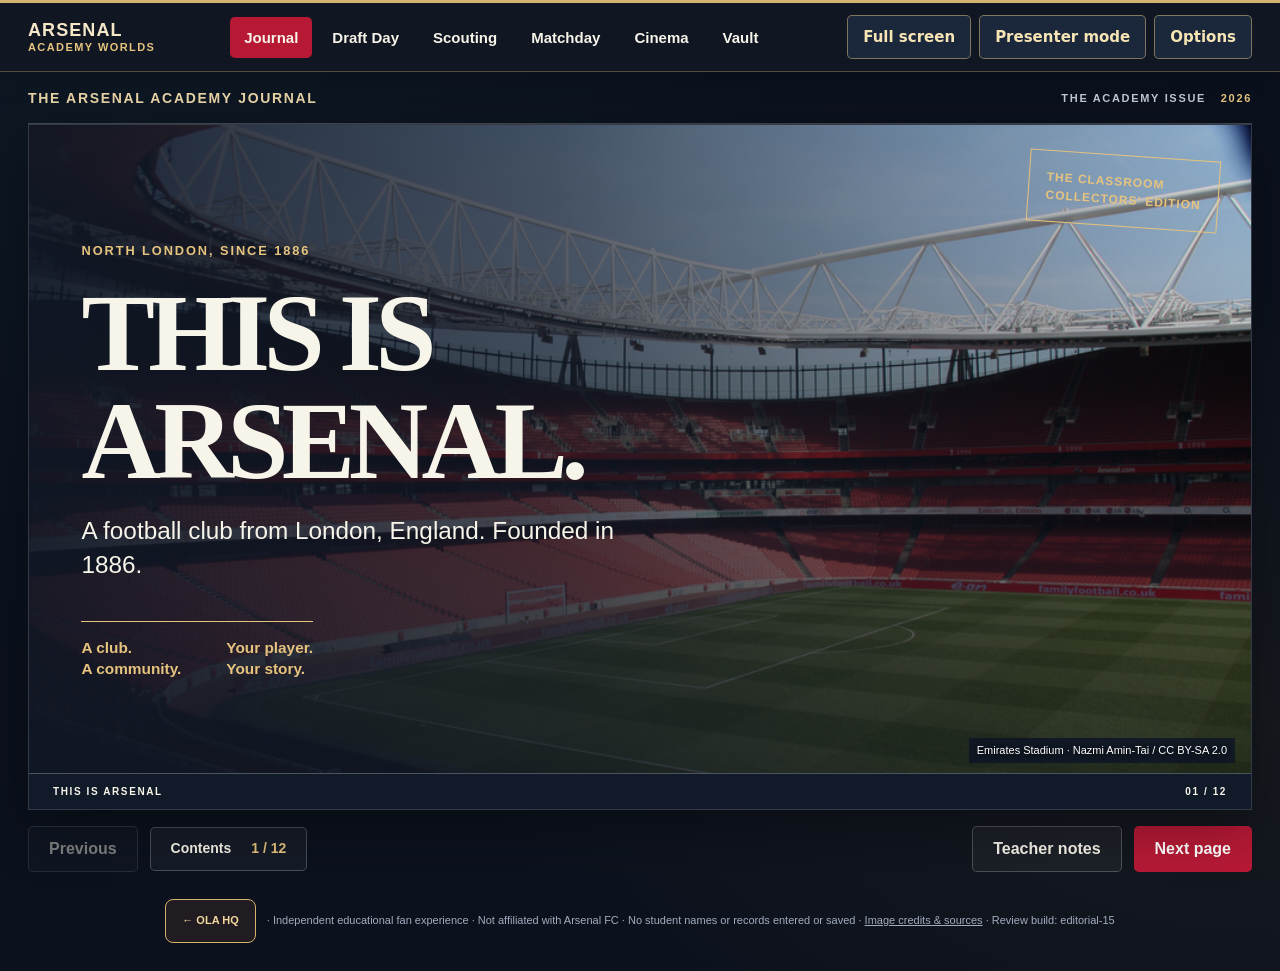
<file: legacy.html>
<!doctype html>
<html lang="en"><head><meta charset="utf-8"><meta name="viewport" content="width=device-width,initial-scale=1"><meta name="theme-color" content="#101522"><meta name="referrer" content="strict-origin-when-cross-origin"><meta name="description" content="The Arsenal Academy Journal: an interactive Arsenal classroom magazine, card draft and captain ceremony."><title>The Arsenal Academy Journal · Arsenal Academy</title><link rel="icon" href="data:,"><link rel="stylesheet" href="academy.css?v=editorial-15"><link rel="stylesheet" href="premium.css?v=editorial-15"><script defer src="experience.js?v=presenter-entry-1"></script><script defer src="content.js?v=editorial-15"></script><script defer src="player-media.js?v=editorial-15"></script><script defer src="season-content.js?v=editorial-15"></script><script defer src="matchday.js?v=editorial-15"></script><script defer src="academy.js?v=editorial-15"></script><link rel="stylesheet" href="experience.css?v=academy-return-1"><link rel="stylesheet" href="matchday.css?v=editorial-15"><link rel="stylesheet" href="presenter.css?v=editorial-15"><link rel="stylesheet" href="showtime.css?v=editorial-15"><script defer src="presenter-bridge.js?v=editorial-15"></script></head><body>
<header class="academy-bar"><a href="index.html" id="clubhouse" class="wordmark">ARSENAL <span>ACADEMY WORLDS</span></a><nav aria-label="Academy rooms"><a href="#slides/1" data-nav="slides">Journal</a><a href="#draft" data-nav="draft">Draft Day</a><a href="#scout" data-nav="scout">Scouting</a><a href="#matchday" data-nav="matchday">Matchday</a><a href="#cinema" data-nav="cinema">Cinema</a><a href="#captains" data-nav="captains">Vault</a></nav><div data-experience-controls></div></header>
<p id="displayStatus" class="display-status" role="status" hidden></p><main id="main"><div class="room-bar" id="roomBar" hidden><h1 id="location" tabindex="-1"></h1><button id="returnStory" class="quiet">Return to journal</button></div>
<section id="slides" data-view aria-label="The Arsenal Academy Journal">
<div class="journal-top"><span>THE ARSENAL ACADEMY JOURNAL</span><span>THE ACADEMY ISSUE <b>2026</b></span></div>
<article id="spread" class="spread" aria-labelledby="slideTitle"></article>
<div class="journal-controls"><button id="prev" class="quiet" aria-label="Previous page">Previous</button><button id="contents" class="quiet">Contents <span id="count"></span></button><div class="control-right"><button id="notesToggle" class="quiet" aria-expanded="false" aria-controls="teacherNotes">Teacher notes</button><button id="next" class="primary">Next page</button></div></div>
<aside id="teacherNotes" hidden class="teacher-notes"><strong>Teacher’s voice</strong><p id="notes"></p><div class="actions"><button id="speakSlide" class="quiet">Read aloud</button><button id="stopSpeech" class="quiet">Stop reading</button><span id="speechStatus" role="status"></span></div></aside>
<div id="pageAnnouncement" class="sr-only" role="status"></div>
</section>
<section id="draft" data-view hidden><div class="ola-edition-band" aria-label="OLA HQ and La Ola FC classroom edition"><span class="ola-lockup"><img src="art/ola/ola-hq-globe.webp" alt="" width="34" height="34"><b>OLA HQ</b></span><span class="ola-band-motto">OUR WAVES. ONE TEAM.</span><span class="ola-lockup ola-lockup-fc"><b>LA OLA FC</b><img src="art/ola/la-ola-fc-crest.svg" alt="" width="30" height="35"></span></div><div class="draft-hero"><span class="kicker">THE LIVE DRAFT</span><h2>YOUR MOMENT.<br>YOUR PLAYER.<br><em>YOUR TEAM.</em></h2><p>21 students. Two cards each. Choose from our card table.</p><div class="draft-rule"><strong>EVERYONE BELONGS.</strong><span>One random order. One turn at a time.</span></div></div><div class="panel draft-console"><div class="console-heading"><span class="kicker">DRAFT CONTROL</span><span id="draftProgress">0 / 21 REVEALED</span></div><p class="draft-directions">Shuffle once, then reveal the next classroom number.</p><div class="draft-pick" id="draftPick" role="status" aria-live="polite" aria-atomic="true">The draft is waiting!</div><div class="actions"><button class="btn" id="shuffleDraft">Shuffle the draft</button><button class="btn" id="revealDraft" disabled>Reveal next pick</button><button class="outline" id="resetDraft">Clear draft</button></div><div class="draft-history-heading">THE SELECTION ORDER</div><div id="draftHistory" class="draft-history"></div><p class="small muted">Use classroom numbers 1–21. No names are entered or saved. Check two physical cards per student at the table.</p></div></section>
<section id="scout" data-view hidden><div class="ola-edition-band" aria-label="OLA HQ and La Ola FC classroom edition"><span class="ola-lockup"><img src="art/ola/ola-hq-globe.webp" alt="" width="34" height="34"><b>OLA HQ</b></span><span class="ola-band-motto">OUR WAVES. ONE TEAM.</span><span class="ola-lockup ola-lockup-fc"><b>LA OLA FC</b><img src="art/ola/la-ola-fc-crest.svg" alt="" width="30" height="35"></span></div><div class="scout-heading"><span class="kicker">THE SCOUTING ACADEMY</span><h2>Find your player.<br><em>Discover their story.</em></h2><p>Explore the player on your card—or discover someone new. Compare countries, positions and teamwork superpowers.</p></div><div class="filters" aria-label="Filter player profiles"><button class="outline filter" data-filter="all" aria-pressed="true">All players</button><button class="outline filter" data-filter="men" aria-pressed="false">Men</button><button class="outline filter" data-filter="women" aria-pressed="false">Women</button><span id="playerCount"></span></div><p id="scoutSelection" class="scout-selection" role="status"></p><div class="scouting-layout"><div class="players" id="players" aria-label="Player profiles"></div><aside class="panel player-passport" id="playerPassport" aria-label="Selected player profile"><div class="passport-heading"><span>YOUR PLAYER PASSPORT</span><span>EXPLORE</span></div><figure id="playerPortrait" class="player-portrait"></figure><h2 id="playerName" tabindex="-1">Choose a player</h2><div id="playerInfo" class="passport-info"></div><div class="passport-superpower"><span class="kicker">FOOTBALL SUPERPOWER</span><strong id="playerPower"></strong></div><p id="playerStory"></p><p id="playerAward" class="player-award"></p><details id="playerJourney" class="player-journey" hidden><summary>From academy to first team</summary><div id="playerJourneyContent"></div></details><div class="passport-links"><a id="playerVideo" href="#" target="_blank" rel="noopener noreferrer" hidden>Find official player highlights</a><a id="playerPhotoCredit" href="credits.html" target="_blank" rel="noopener">Photo credit &amp; source</a></div><p class="physical-card-note">This is a digital player profile. Copies vary at our table. Exploring a profile does not reserve a physical card.</p><button id="backToPlayers" class="quiet">Back to player cards</button></aside></div></section>
<section id="captains" data-view hidden data-stage="ready"><div class="ceremony-intro"><span class="kicker">THE CAPTAIN’S VAULT</span><h2>SIX STORIES.<br><em>ONE TEAM.</em></h2><p>Two Tony Adams. Two Sol Campbell. Two Arsène Wenger.</p><div class="ceremony-values"><span>COURAGE</span><span>COMPOSURE</span><span>BELIEF</span></div><p class="small">Six different stories. A way to lead in every one.</p></div><div class="ceremony-main"><div class="panel ceremony-console"><div class="bar"><strong id="rowTitle">CAPTAIN 1 OF 6</strong><span id="remaining" class="small muted">6 shields remain</span></div><p id="prompt">Captain, choose a mystery shield.</p><div class="badgegrid" id="shields"></div><div class="reveal" id="reveal" hidden aria-live="polite"><div class="kicker">A LEGEND. A LESSON.</div><h2 id="legendName"></h2><h3 id="legendTitle"></h3><p id="legendStory"></p><strong id="legendLesson"></strong></div><div id="ceremonyComplete" hidden class="ceremony-complete"><span aria-hidden="true">★ ★ ★ ★ ★ ★</span><h2>Now it’s your turn<br>to lead.</h2><p>Help your teammates. Stay calm. Believe in each other.</p></div><div class="actions"><button id="continue" class="btn" hidden>Next captain</button><button id="reset" class="outline">Restart / reshuffle</button></div></div><details id="ceremonyHistory" class="ceremony-history"><summary>Ceremony results</summary><div id="history">No badges revealed.</div></details></div></section>
<section id="matchday" data-view hidden aria-label="Arsenal this season"><div class="matchday-hero"><div class="matchday-copy"><span class="kicker">THE MATCHDAY EDITION · 2026/27</span><h2>RIGHT NOW.<br><em>ONE TEAM.</em></h2><p>Follow the season. Read the scoreboard.<br>Bring your football brain.</p><p class="snapshot-stamp" id="snapshotStamp"></p><button id="jumpToChallenge" class="primary">Take the team challenge</button></div><div class="season-scoreboard" aria-label="Arsenal men’s Premier League snapshot"><span class="scoreboard-top">ARSENAL MEN · PREMIER LEAGUE</span><div class="season-place"><strong id="seasonPosition"></strong><span>LEAGUE POSITION</span></div><div class="season-numbers"><div><strong id="seasonPoints"></strong><span>POINTS</span></div><div><strong id="seasonPlayed"></strong><span>PLAYED</span></div></div><p id="seasonRecord"></p><a id="seasonTable" target="_blank" rel="noopener noreferrer">View the latest official table</a></div></div><div class="matchday-details"><article class="matchday-result"><span class="kicker">LATEST LEAGUE RESULT IN THIS SNAPSHOT</span><h3 id="seasonResult"></h3><p id="seasonLastDate"></p><p id="seasonNext"></p><button class="primary" data-go="cinema" data-pick-film="men-hull">Explore match highlights</button><p class="source-note">Snapshot, not a live feed. Check the official table before class. Club highlights may need teacher sign-in.</p></article><article class="points-explainer"><span class="kicker">READ THE GAME</span><h3>What earns a point?</h3><div class="points-rule"><span><b>3</b> WIN</span><span><b>1</b> DRAW</span><span><b>0</b> LOSS</span></div><details><summary id="pointsExplanationTitle"></summary><p id="pointsExplanation"></p></details></article></div><section class="class-challenge" aria-labelledby="challengeTitle"><div class="challenge-heading"><div><span class="kicker">THE WHOLE-CLASS CHALLENGE</span><h3 id="challengeTitle" tabindex="-1">Three questions. One team.</h3><p>Talk together, then choose an answer. Trying again is part of learning.</p></div><span id="challengeProgress" role="status">0 / 3 discovered</span></div><div id="matchdayQuestions" class="matchday-questions"></div><div id="challengeComplete" class="challenge-complete" hidden role="status"><strong>Matchday minds. Teamwork wins.</strong><p>You read the table, explored the roles and found a way to lead.</p></div><button id="resetChallenge" class="quiet">Try the challenge again</button></section><div class="matchday-signoff"><p>Every player matters. Every supporter belongs.</p><button class="quiet" data-go="scout">Find a player to follow</button><button class="quiet" data-go="cinema" data-pick-film="women-london-city">Explore Arsenal Women highlights</button></div></section>
<section id="cinema" data-view hidden class="cinema"><div class="ola-edition-band" aria-label="OLA HQ and La Ola FC classroom edition"><span class="ola-lockup"><img src="art/ola/ola-hq-globe.webp" alt="" width="34" height="34"><b>OLA HQ</b></span><span class="ola-band-motto">OUR WAVES. ONE TEAM.</span><span class="ola-lockup ola-lockup-fc"><b>LA OLA FC</b><img src="art/ola/la-ola-fc-crest.svg" alt="" width="30" height="35"></span></div><div class="feature-heading"><span class="kicker">THE SCREENING ROOM</span><h2>Lights down. Leaders rise.</h2><p>Pick a film. Spot the teamwork. Bring the stadium spirit.</p></div><div class="cinema-categories" aria-label="Choose a film collection"><button data-film-category="shorts" aria-pressed="true">Short films</button><button data-film-category="highlights" aria-pressed="false">Highlights</button><button data-film-category="stories" aria-pressed="false">Stories &amp; leaders</button><button data-film-category="chants" aria-pressed="false">Stadium voices</button><button data-film-category="all" aria-pressed="false">All films</button><span id="filmCount" role="status"></span></div><details class="class-cheers"><summary>Join the classroom cheer</summary><div class="cheer-intro"><p>Stadium energy. Classroom volume. Join with your voice, a gentle clap or a hand motion.</p><p>These are teacher-led classroom cheers. No recording or music plays.</p></div><div class="cheer-grid"><article><span class="kicker">THE ARSENAL ECHO</span><h3>You call. We echo.</h3><p><b>Leader:</b> Arsenal!</p><p><b>Class:</b> Arsenal!</p><small>Two gentle claps. Repeat three times. Open hand means stop.</small></article><article><span class="kicker">OUR TEAMWORK CHEER</span><h3>Every voice belongs.</h3><p><b>Leader:</b> Who belongs?<br><b>Class:</b> Everyone!</p><p><b>Leader:</b> How do we lead?<br><b>Class:</b> Help someone!</p><small>Original classroom words. Repeat once, then settle together.</small></article></div></details><div class="cinema-layout"><div class="cinema-console"><button id="backToFilms" class="quiet mobile-cinema-back">Back to films</button><div class="console-top"><span>ARSENAL CINEMA</span><strong id="monitorTitle" tabindex="-1">Choose a story</strong></div><div class="console-screen" id="monitorScreen"><img src="art/cinema-room.jpg" alt="A warmly lit football cinema with red velvet chairs"></div><p id="monitorDescription">Choose a film, take your seat and spot the teamwork. Nothing autoplays here.</p><details class="film-source-notes"><summary>About this film &amp; access</summary><p id="filmAccess" class="film-access" hidden></p></details><div id="watchMission" class="watch-mission" hidden><span class="kicker">YOUR WATCH MISSION</span><p id="watchPrompt"></p><details><summary>After watching: share what you spotted</summary><p>Tell your team who you noticed, what they did, and how it helped. Different answers can all be good observations.</p></details></div><div class="actions"><a hidden id="monitorLink" class="primary" href="https://www.youtube.com/@Arsenal" target="_blank" rel="noopener noreferrer">Open official source</a><button id="monitorStop" class="quiet">Clear monitor</button></div><details class="screening-notes"><summary>Teacher &amp; source information</summary><p>Review footage, audio, captions, ads and autoplay before projection. Official videos open in their own player on external services. Opening a source contacts that external service. Short-film timings are labelled. A trailer is not a full documentary. Some club sources need adult sign-in, and school restrictions can differ. Students do not need an account here.</p></details></div><div id="filmList" class="film-list" aria-label="Cinema stories"></div></div></section><footer class="footer"><a class="hq-home-link" href="https://ola-hq.github.io/ola-hq/">← OLA HQ</a> · Independent educational fan experience · Not affiliated with Arsenal FC · No student names or records entered or saved · <a href="credits.html" target="_blank" rel="noopener">Image credits & sources</a> · <span>Review build: editorial-15</span></footer><div class="ola-room-signoff" aria-hidden="true"><span>OLA HQ</span><span>EVERY PLAYER MATTERS</span><span>LA OLA FC</span></div></main>
<dialog id="contentsDialog" aria-labelledby="contentsTitle"><div class="dialog-bar"><h2 id="contentsTitle">Inside the issue</h2><button id="closeContents" class="quiet">Close contents</button></div><div id="chapterList"></div></dialog>
<noscript><p>This classroom experience needs JavaScript. Enable it to use the journal, draft and vault.</p><a href="index.html">Return to clubhouse</a></noscript></body></html>
</file>
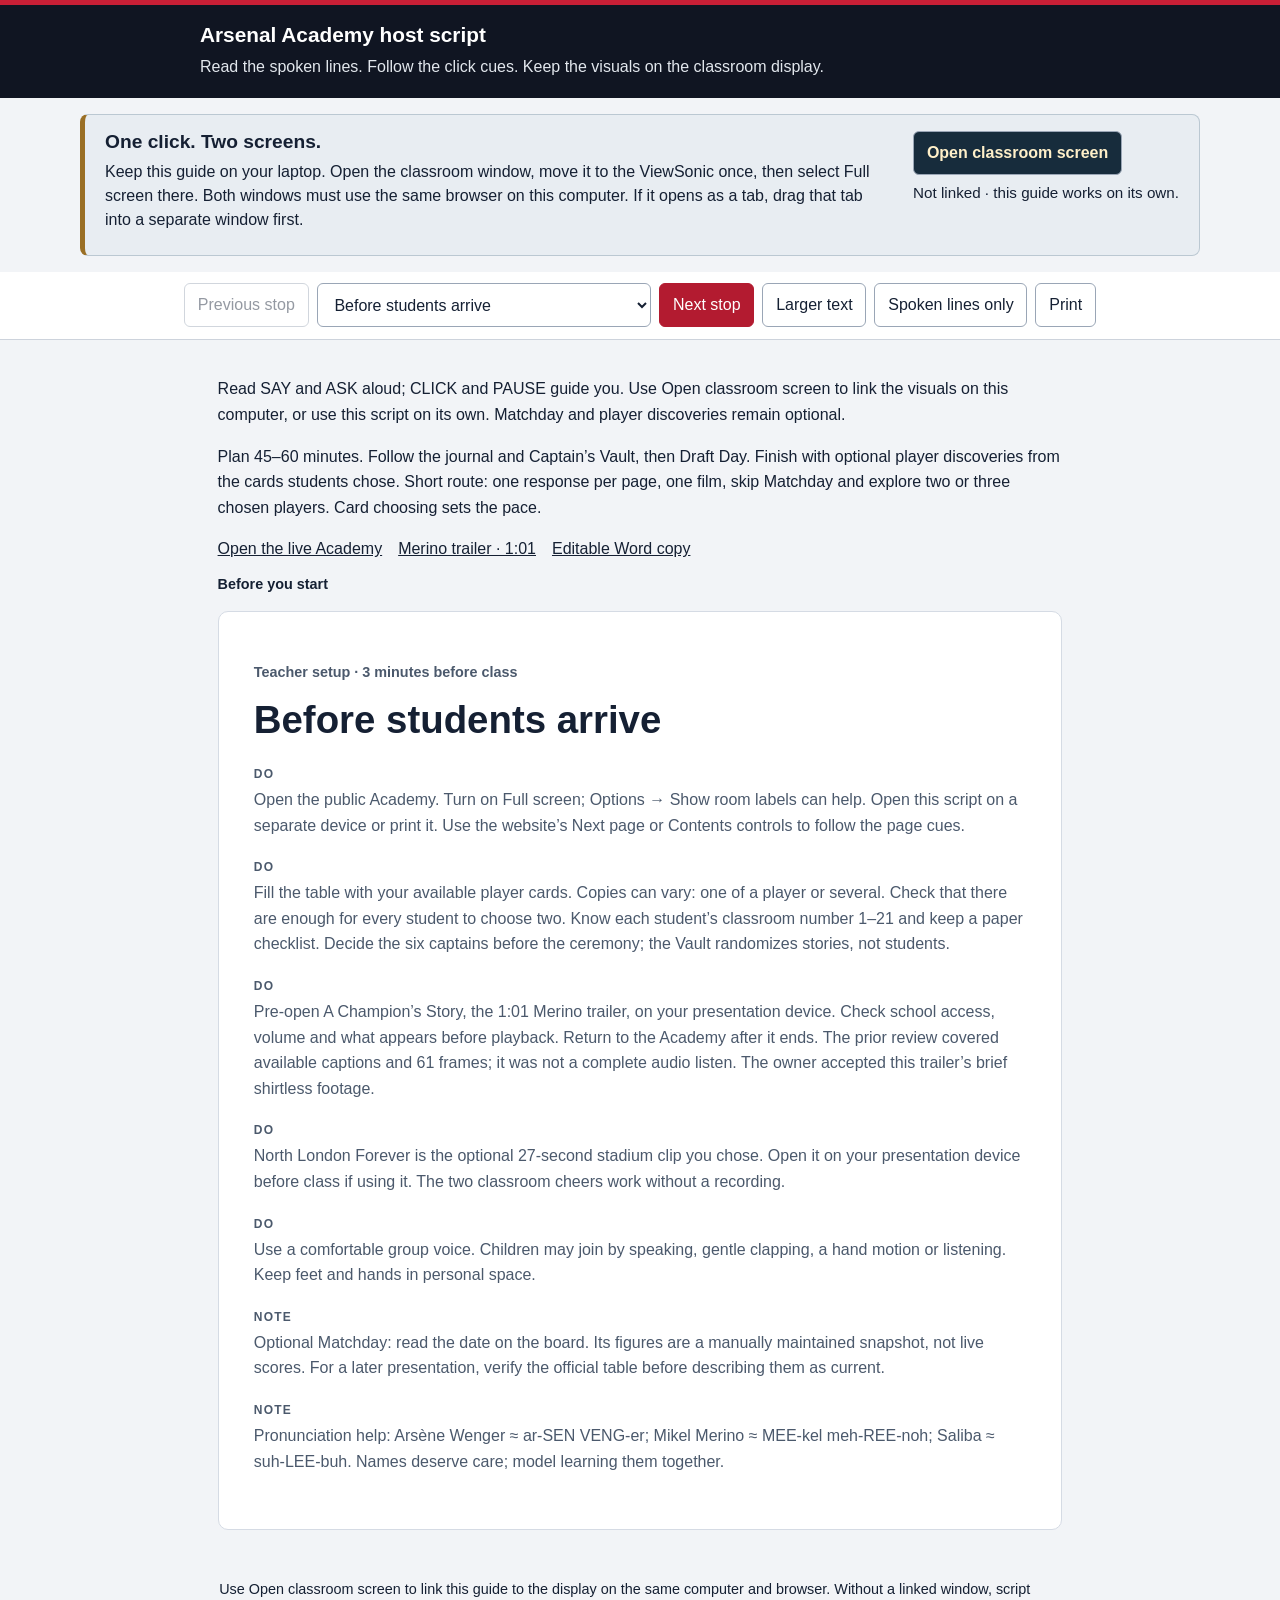
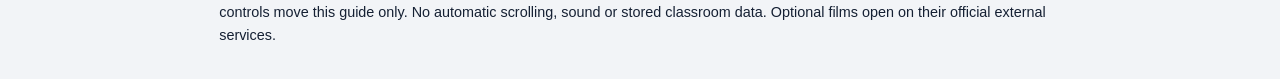
<file: docs/host-script.html>
<!doctype html><html lang="en"><head><meta charset="utf-8"><meta name="viewport" content="width=device-width,initial-scale=1"><title>Arsenal Academy host script</title><style>
:root{font-family:Arial,sans-serif;color:#152033;background:#f2f4f7;--reading:1.35rem}*{box-sizing:border-box}body{margin:0}header{background:#101522;color:white;padding:1.15rem max(1rem,calc((100% - 880px)/2));border-top:5px solid #c91f36}header strong{font-size:1.3rem}header p{line-height:1.5;margin:.5rem 0 0;color:#e2e7ed}a{color:inherit}nav{position:sticky;top:0;z-index:2;background:#fff;border-bottom:1px solid #cdd3dc;padding:.7rem 1rem;display:flex;justify-content:center;gap:.5rem;flex-wrap:wrap}button,select{font:inherit;min-height:44px;padding:.55rem .8rem;border:1px solid #9aa6b6;border-radius:6px;background:#fff;color:#152033;cursor:pointer}button:focus-visible,select:focus-visible,a:focus-visible{outline:3px solid #2274bd;outline-offset:3px}button:disabled{opacity:.45;cursor:default}#next{background:#b31b30;color:white;border-color:#b31b30}select{max-width:100%;min-width:200px}main{max-width:880px;margin:auto;padding:1.3rem 1.1rem 3rem}.intro{line-height:1.6;font-size:1rem}.cue{background:white;padding:clamp(1rem,4vw,2.2rem);border-radius:10px;border:1px solid #d5dbe4;margin-top:1.2rem}.eyebrow{font-size:.9rem;line-height:1.5;color:#4b596c;font-weight:bold}h1{font-size:clamp(1.8rem,5vw,2.4rem);margin:.7rem 0 1.5rem;line-height:1.12}.block{font-size:var(--reading);line-height:1.65;margin:1.25rem 0}.tag{display:block;font-size:.75rem;letter-spacing:.1em;color:#8d1528;line-height:1.5;margin-bottom:.25rem}.direction{font-size:1rem;color:#4b596c;line-height:1.6}.direction .tag{color:#4b596c}#progress{font-size:.9rem;font-weight:bold}footer{max-width:880px;padding:0 1.2rem 2rem;margin:auto;font-size:.9rem;line-height:1.6}.links{display:flex;gap:1rem;flex-wrap:wrap}body.words-only .direction{display:none}@media(max-width:500px){nav{justify-content:stretch}select{width:100%;order:-1}button{flex:1}.block{line-height:1.6}}@media print{header,nav,.intro,footer{display:none!important}body,main{background:white;margin:0;padding:0;max-width:none}.cue{display:block!important;border:0;padding:0;border-radius:0;margin:0;break-after:page}.cue:last-child{break-after:auto}.block{font-size:12pt;line-height:1.35;margin:9pt 0}.direction{font-size:10pt}.tag{font-size:8pt}h1{font-size:22pt}}
</style><link rel="stylesheet" href="../presenter-link.css?v=editorial-15"><script defer src="../presenter-link.js?v=editorial-15"></script></head><body><header><strong>Arsenal Academy host script</strong><p>Read the spoken lines. Follow the click cues. Keep the visuals on the classroom display.</p></header><nav aria-label="Script controls"><button id="prev">Previous stop</button><select id="jump" aria-label="Choose a journal page or activity"><option value="setup">Before students arrive</option><option value="page1">Journal page 1  This is Arsenal</option><option value="page2">Journal page 2  Home is North London</option><option value="page3">Journal page 3  The Invincibles</option><option value="page4">Journal page 4  Greatness takes a team</option><option value="page5">Journal page 5  Believe Prepare Improve</option><option value="page6">Journal page 6  History makers</option><option value="page7">Journal page 7  Every player matters</option><option value="page8">Journal page 8  Watch the magic</option><option value="matchday">Optional Matchday challenge</option><option value="page9">Journal page 9  Your player Your story</option><option value="page10">Journal page 10  Your turn is coming</option><option value="page11">Journal page 11  How will you lead</option><option value="page12">Journal page 12  The Captains Vault</option><option value="draft">After the journal  Draft Day</option><option value="after-cards">After the draft  Your player discoveries</option></select><button id="next">Next stop</button><button id="larger" aria-label="Make spoken text larger">Larger text</button><button id="words" aria-pressed="false">Spoken lines only</button><button id="print">Print</button></nav><main><div class="intro"><p>The big page number and heading match the journal on the classroom display. Setup and optional Matchday are separate stops, not extra journal pages. Read SAY and ASK aloud; CLICK and PAUSE guide you. Keep this script on a second device or print it. Its controls move the script only.</p><p>Plan 45–60 minutes. Follow the journal and Captain’s Vault, then Draft Day. Finish with optional player discoveries from the cards students chose. Short route: one response per page, one film, skip Matchday and explore two or three chosen players. Card choosing sets the pace.</p><div class="links"><a href="https://ola-hq.github.io/arsenal-academy-worlds/" target="_blank" rel="noopener noreferrer">Open the live Academy</a><a href="https://www.youtube.com/watch?v=KF9XJtA5e3k" target="_blank" rel="noopener noreferrer">Merino trailer · 1:01</a><a href="host-script.docx">Editable Word copy</a></div></div><p id="progress" role="status"></p><section id="setup" class="cue" ><p class="eyebrow">Teacher setup · 3 minutes before class</p><h1 tabindex="-1">Before students arrive</h1><p class="block direction"><b class="tag">DO</b>Open the public Academy. Turn on Full screen; Options → Show room labels can help. Open this script on a separate device or print it. Use the website’s Next page or Contents controls to follow the page cues.</p><p class="block direction"><b class="tag">DO</b>Fill the table with your available player cards. Copies can vary: one of a player or several. Check that there are enough for every student to choose two. Know each student’s classroom number 1–21 and keep a paper checklist. Decide the six captains before the ceremony; the Vault randomizes stories, not students.</p><p class="block direction"><b class="tag">DO</b>Pre-open A Champion’s Story, the 1:01 Merino trailer, on your presentation device. Check school access, volume and what appears before playback. Return to the Academy after it ends. The prior review covered available captions and 61 frames; it was not a complete audio listen. The owner accepted this trailer’s brief shirtless footage.</p><p class="block direction"><b class="tag">DO</b>North London Forever is the optional 27-second stadium clip you chose. Open it on your presentation device before class if using it. The two classroom cheers work without a recording.</p><p class="block direction"><b class="tag">DO</b>Use a comfortable group voice. Children may join by speaking, gentle clapping, a hand motion or listening. Keep feet and hands in personal space.</p><p class="block direction"><b class="tag">NOTE</b>Optional Matchday: read the date on the board. Its figures are a manually maintained snapshot, not live scores. For a later presentation, verify the official table before describing them as current.</p><p class="block direction"><b class="tag">NOTE</b>Pronunciation help: Arsène Wenger ≈ ar-SEN VENG-er; Mikel Merino ≈ MEE-kel meh-REE-noh; Saliba ≈ suh-LEE-buh. Names deserve care; model learning them together.</p></section><section id="page1" class="cue" hidden><p class="eyebrow">Journal 1 / 12 · THIS IS ARSENAL · 4 minutes</p><h1 tabindex="-1">Journal page 1  This is Arsenal</h1><p class="block direction"><b class="tag">CLICK</b>Stay in the clubhouse for the opening question. The next click opens journal page 1, THIS IS ARSENAL.</p><p class="block spoken"><b class="tag">SAY</b>All right, important question. Possibly the most important question before lunch.</p><p class="block spoken"><b class="tag">ASK</b>Who do you think is the best football club in the world?</p><p class="block direction"><b class="tag">PAUSE</b>Invite two or three students. If the room is quiet: “Arsenal? Real Madrid? Barcelona? Bayern Munich? Another team?” Accept their choices warmly.</p><p class="block spoken"><b class="tag">SAY</b>Excellent answers. And the correct answer, according to your extremely unbiased host, is… Arsenal! You may have detected a tiny amount of favoritism. You can absolutely support a different team. Today you get to discover my favorite.</p><p class="block spoken"><b class="tag">ASK</b>Who here likes soccer? Who has played? Who has watched a game or cheered for a team? Did anybody watch a World Cup? Who were you rooting for?</p><p class="block direction"><b class="tag">PAUSE</b>Take a few quick answers.</p><p class="block spoken"><b class="tag">ASK</b>Who is your favorite player—Messi, Ronaldo, or somebody else?</p><p class="block direction"><b class="tag">PAUSE</b>Welcome players from women’s and men’s football. Accept their choices; no knowledge quiz or forced answer.</p><p class="block spoken"><b class="tag">SAY</b>You already know something about being a teammate or supporter. We notice effort, cheer people on and help someone feel included. Today we are football explorers, scouts and card collectors. I have also promoted myself to stadium announcer. My contract lasts until the bell.</p><p class="block direction"><b class="tag">CLICK</b>Choose ViewSonic Journal. Confirm the display says 1 / 12 and THIS IS ARSENAL.</p><p class="block spoken"><b class="tag">SAY</b>This is Arsenal: a football club from London, England, founded in 1886. In England, soccer is usually called football. Same game, different word. Our Academy mission is to discover people and make sure everyone belongs.</p><p class="block direction"><b class="tag">DO</b>Attention cue: you say “Team check!”; class answers “Ready!” and settles. Practise once at a comfortable volume.</p><p class="block direction"><b class="tag">CLICK</b>Next page → 2 / 12, HOME IS NORTH LONDON.</p><p class="block direction"><b class="tag">NOTE</b>Journal teacher note: Who here likes soccer? Today you get to discover my favorite team!</p></section><section id="page2" class="cue" hidden><p class="eyebrow">Journal 2 / 12 · HOME IS NORTH LONDON · 2 minutes</p><h1 tabindex="-1">Journal page 2  Home is North London</h1><p class="block spoken"><b class="tag">SAY</b>Home is North London. This is Emirates Stadium, Arsenal’s home. Imagine a whole stadium cheering for the same team—all those people sharing one very strong opinion about where a ball should go.</p><p class="block spoken"><b class="tag">ASK</b>What makes a place feel like home? The building? The people? Someone saving you a seat?</p><p class="block direction"><b class="tag">PAUSE</b>Take two answers. Open “What makes a place feel like home?”</p><p class="block spoken"><b class="tag">SAY</b>A team is stronger when people feel welcome. Think about a big classroom job. If one person does everything, that can be a lot. When we share jobs and listen, we can often get more done and help each other through the tricky parts.</p><p class="block spoken"><b class="tag">ASK</b>What could a good leader do if someone is left out of the group?</p><p class="block spoken"><b class="tag">SAY</b>Invite them in. Explain the plan. Listen to their idea. Leadership can be as simple as “Come work with us.” Whether you love football, are brand-new to it or mostly came for the cards, you belong here.</p><p class="block direction"><b class="tag">DO</b>One gentle stadium wave across the room. Students can raise a hand or watch.</p><p class="block spoken"><b class="tag">SAY</b>Beautiful. Our stadium wave has excellent classroom management.</p><p class="block direction"><b class="tag">CLICK</b>Next page → 3 / 12.</p><p class="block direction"><b class="tag">NOTE</b>Journal teacher note: Imagine a whole stadium cheering for the same team!</p></section><section id="page3" class="cue" hidden><p class="eyebrow">Journal 3 / 12 · THE INVINCIBLES · 2 minutes</p><h1 tabindex="-1">Journal page 3  The Invincibles</h1><p class="block spoken"><b class="tag">SAY</b>In 2003–04, Arsenal played 38 Premier League games and lost zero. Zero! I have lost a pencil between taking attendance and putting the attendance sheet down.</p><p class="block spoken"><b class="tag">SAY</b>Their manager was Arsène Wenger. They became the first team to complete a Premier League season unbeaten, and no other Premier League team has done it since. That is why this team is called the Invincibles.</p><p class="block direction"><b class="tag">NOTE</b>Historical distinction: Preston North End also went unbeaten in England’s top division in 1888–89, before the Premier League existed. Do not call Arsenal the first unbeaten English team ever. Claim checked against the Premier League archive, 19 November 2026.</p><p class="block spoken"><b class="tag">ASK</b>They won 26 games and drew 12. A draw means a tied score. How many games is 26 plus 12? And how many defeats are left out of 38?</p><p class="block direction"><b class="tag">PAUSE</b>Open “26 wins + 12 draws. How many defeats?” after the class answers.</p><p class="block spoken"><b class="tag">SAY</b>Thirty-eight games. Zero defeats. They did not win every game; they kept going together through the draws too. Being a great team takes more than one amazing afternoon. You prepare, help each other and try again.</p><p class="block direction"><b class="tag">DO</b>Invite a quiet “wow” or a silent celebration.</p><p class="block direction"><b class="tag">CLICK</b>Next page → 4 / 12.</p><p class="block direction"><b class="tag">NOTE</b>Journal teacher note: Nobody beat Arsenal in the league that season. That’s why they were called the Invincibles.</p></section><section id="page4" class="cue" hidden><p class="eyebrow">Journal 4 / 12 · GREATNESS TAKES A TEAM · 1 minute</p><h1 tabindex="-1">Journal page 4  Greatness takes a team</h1><p class="block spoken"><b class="tag">SAY</b>Welcome to the trophy cabinet. Please admire the shiny objects with your eyes. My imaginary museum insurance is extremely imaginary.</p><p class="block spoken"><b class="tag">SAY</b>Football clubs can win league competitions and cup competitions. A league rewards results across a season. Cups have rounds that teams try to progress through.</p><p class="block spoken"><b class="tag">ASK</b>When one player scores, who else might have helped?</p><p class="block direction"><b class="tag">PAUSE</b>Accept passing, defending, saves, coaching, encouragement and other reasonable answers.</p><p class="block spoken"><b class="tag">SAY</b>Exactly. The final touch gets the replay, but many people help make that moment possible. Think of a group project: the person holding the poster is not the only person who worked.</p><p class="block direction"><b class="tag">CLICK</b>Next page → 5 / 12.</p><p class="block direction"><b class="tag">NOTE</b>Journal teacher note: Which trophies do you think a football club can win? Let’s explore their history.</p></section><section id="page5" class="cue" hidden><p class="eyebrow">Journal 5 / 12 · BELIEVE PREPARE IMPROVE · 2 minutes</p><h1 tabindex="-1">Journal page 5  Believe Prepare Improve</h1><p class="block spoken"><b class="tag">SAY</b>Believe. Prepare. Improve. Meet Arsène Wenger—our visionary, which means someone who can imagine what is possible and help people work toward it. He managed Arsenal for 22 years, led the Invincibles, and won three Premier League titles and seven FA Cups.</p><p class="block spoken"><b class="tag">SAY</b>He could not just stand on the sideline and yell “Be amazing!” for 90 minutes. A manager has to prepare the team, choose a plan and help players develop. Wenger helped his team become great through preparation and teamwork.</p><p class="block spoken"><b class="tag">ASK</b>You are the coach. A teammate misses a chance and says “I can’t do it.” What could you say, and what could you help them practise?</p><p class="block direction"><b class="tag">PAUSE</b>Take a helpful phrase and a practical next step. Open “You’re the coach. What is your next move?”</p><p class="block spoken"><b class="tag">SAY</b>“Let’s try again. I can help you practise.” That is coaching we can use in football, math and during the mysterious disappearance of the glue-stick cap. Believing in someone means helping them take the next step.</p><p class="block direction"><b class="tag">CLICK</b>Next page → 6 / 12.</p><p class="block direction"><b class="tag">NOTE</b>Journal teacher note: Wenger helped his team become great through preparation and teamwork.</p></section><section id="page6" class="cue" hidden><p class="eyebrow">Journal 6 / 12 · HISTORY MAKERS · 2 minutes; add 2 for optional film</p><h1 tabindex="-1">Journal page 6  History makers</h1><p class="block spoken"><b class="tag">SAY</b>Arsenal Women are history makers. They won Europe’s top club competition in 2007 and again in 2025. The 2007 competition was called the UEFA Women’s Cup; by 2025 it was the Women’s Champions League. In the 2025 final, Arsenal beat Barcelona one–nil. Nil is football talk for zero.</p><p class="block spoken"><b class="tag">SAY</b>Stina Blackstenius scored the winning goal. We will meet her in scouting. Keep that name in your scout notebook—which today may be your extremely powerful brain.</p><p class="block spoken"><b class="tag">ASK</b>Does one winning goal explain everything about how a team won? Who else helped?</p><p class="block direction"><b class="tag">PAUSE</b>Take an answer about saves, defending, passing, preparation or encouragement.</p><p class="block direction"><b class="tag">CLICK</b>Optional film: click the team photo, then Watch film in Cinema. This selects Only In The Land, the exact 1:49 Arsenal Women trailer. It opens the official player in another tab. Return to the Academy, then Return to journal → page 6. Skip playback to keep the short route.</p><p class="block spoken"><b class="tag">SAY</b>That winning moment belongs to a whole team. People who start, people who come off the bench and people who help them prepare. Everyone’s work matters.</p><p class="block direction"><b class="tag">CLICK</b>Next page → 7 / 12.</p><p class="block direction"><b class="tag">NOTE</b>Journal teacher note: Their 2007 title was called the UEFA Women’s Cup. Their 2025 title was the Champions League!</p></section><section id="page7" class="cue" hidden><p class="eyebrow">Journal 7 / 12 · EVERY PLAYER MATTERS · 3 minutes</p><h1 tabindex="-1">Journal page 7  Every player matters</h1><p class="block spoken"><b class="tag">SAY</b>Every player matters. Starting players, bench players, managers—everyone. You do not have to be the fastest runner or score the goal to help a team.</p><p class="block direction"><b class="tag">CLICK</b>Touch Forward, Midfielder, Defender and Goalkeeper in turn.</p><p class="block spoken"><b class="tag">SAY</b>Forwards find space and finish chances. Midfielders connect the team with passing and movement. Defenders protect the goal and build attacks. Goalkeepers make saves and can start the next attack. These are thinking jobs as well as moving jobs.</p><p class="block direction"><b class="tag">CLICK</b>Touch Substitute.</p><p class="block spoken"><b class="tag">SAY</b>A substitute starts on the bench and may enter later. They watch, encourage and stay ready. A “super sub” is a nickname for a substitute who makes a big difference. Fewer minutes does not mean less importance.</p><p class="block spoken"><b class="tag">SAY</b>Here is Mikel Merino. He is usually a midfielder. Against Leicester on 15 February 2025, he came on in the 69th minute and played up front. He scored in the 81st and 87th minutes. Two late goals, and Arsenal won two–nil. His team needed a different job, and he stepped in. That bench seat was not the end of his story.</p><p class="block direction"><b class="tag">CLICK</b>Touch Manager.</p><p class="block spoken"><b class="tag">SAY</b>Managers plan, encourage and help others improve. You can play, plan, encourage or help someone practise. You do not have to be on the pitch to belong or lead.</p><p class="block spoken"><b class="tag">ASK</b>When you are waiting for your turn in class, how can you still help the team? Tell a partner.</p><p class="block direction"><b class="tag">PAUSE</b>Give 20 seconds; invite one answer. Listening, encouraging and staying ready all count.</p><p class="block direction"><b class="tag">CLICK</b>Next page → 8 / 12.</p><p class="block direction"><b class="tag">NOTE</b>Journal teacher note: You can play, plan, encourage or help others improve. You don’t have to be on the pitch to belong or lead.</p></section><section id="page8" class="cue" hidden><p class="eyebrow">Journal 8 / 12 · WATCH THE MAGIC → Cinema · 4–5 minutes</p><h1 tabindex="-1">Journal page 8  Watch the magic</h1><p class="block spoken"><b class="tag">SAY</b>We have reached the cinema. Imaginary popcorn is available at imaginary prices. Please do not eat the player cards.</p><p class="block direction"><b class="tag">CLICK</b>Enter Cinema. Choose A Champion’s Story → Watch film for the 1:01 Merino trailer. Optional football action: Highlights → Merino: The Super Sub → Watch film. Choose one for the short route.</p><p class="block spoken"><b class="tag">SAY</b>Lights down. Leaders rise. Keep an eye out for effort, preparation and support—and a player you like. Merino’s trailer is about working back from injury; his Leicester highlights show how staying ready can help a whole team.</p><p class="block direction"><b class="tag">DO</b>Play the selected film, then return to the Academy. No review checkbox is required. The official player opens in another tab; access and ads depend on the device. If it will not play, use the no-video line below.</p><p class="block spoken"><b class="tag">ASK</b>What did you notice? What could you say to a teammate having a hard day?</p><p class="block direction"><b class="tag">PAUSE</b>Take two short answers.</p><p class="block spoken"><b class="tag">SAY</b>Now we are the supporters. We cheer for our team without putting anyone else down. Stadium energy, classroom volume. You can use your voice, a gentle clap or a hand motion.</p><p class="block direction"><b class="tag">CLICK</b>Optional stadium moment: Stadium voices → North London Forever → Watch film. This is the 27-second official stadium clip you selected. Return to Cinema for our classroom cheer.</p><p class="block spoken"><b class="tag">CHANT</b>Call: ‘Arsenal!’ Class echoes: ‘Arsenal!’ Repeat three times with two gentle claps between calls. Finish with an open hand and silence.</p><p class="block spoken"><b class="tag">CHANT</b>Call: ‘Who belongs?’ Class: ‘Everyone!’ Call: ‘How do we lead?’ Class: ‘Help someone!’ Repeat once. These are our classroom words, not a recording of a stadium chant.</p><p class="block spoken"><b class="tag">IF NEEDED</b>No-video line: ‘Merino’s story reminds us that recovering takes time, help and effort. Let’s be the teammates who encourage someone’s next step.’ Then do the cheers and continue.</p><p class="block direction"><b class="tag">CLICK</b>Return to journal → page 8. Choose Next page for scouting, or take the optional Matchday stop on the next script card.</p><p class="block direction"><b class="tag">NOTE</b>Journal teacher note: Now we watch some highlights. Keep an eye out for a player you like!</p></section><section id="matchday" class="cue" hidden><p class="eyebrow">Journal 8 / 12 → Explore this season · 3 minutes or skip</p><h1 tabindex="-1">Optional Matchday challenge</h1><p class="block direction"><b class="tag">CLICK</b>On journal page 8, choose Explore this season.</p><p class="block spoken"><b class="tag">SAY</b>Welcome to the sports desk. Let’s read the date first. This board is a snapshot, like a photograph of the league table. It does not change every second.</p><p class="block direction"><b class="tag">DO</b>Read the displayed date, position, points and games played. Do not describe old figures as today’s standings. Use the official table link before class if updating the claim.</p><p class="block spoken"><b class="tag">SAY</b>A win earns three points. A draw earns one. A loss earns zero. The board can change after matches, which is why our sports desk checks its dates. Even the sports desk has homework.</p><p class="block direction"><b class="tag">CLICK</b>Scroll to Three questions. One team.</p><p class="block spoken"><b class="tag">SAY</b>We have three questions and one team. Talk together before we choose. If we miss one, we get another chance. That is called learning, and we are unusually good at practising it.</p><p class="block direction"><b class="tag">DO</b>Read each question and answer choices exactly as displayed. Let partners discuss; select the class answer. Use the feedback for a retry. Celebrate reaching 3 / 3 together.</p><p class="block direction"><b class="tag">CLICK</b>Return to journal → page 8 → Next page → 9 / 12.</p></section><section id="page9" class="cue" hidden><p class="eyebrow">Journal 9 / 12 · YOUR PLAYER YOUR STORY · Card discovery · 45–60 seconds</p><h1 tabindex="-1">Journal page 9  Your player Your story</h1><p class="block spoken"><b class="tag">SAY</b>Soon you’ll choose two cards from our table. You might like a player’s skill, position, country—or just the design. You don’t have to choose the most famous name. Your card, your choice. Our scouts do not require a forty-seven-page application.</p><p class="block spoken"><b class="tag">ASK</b>What would make you choose a card?</p><p class="block direction"><b class="tag">PAUSE</b>Take one or two quick answers. A favorite player, an interesting country or a cool-looking card are all welcome.</p><p class="block spoken"><b class="tag">SAY</b>Keep a few favorites in mind. After the journal and Captain’s Vault, we’ll do Draft Day. Then we can explore the players you chose.</p><p class="block direction"><b class="tag">CLICK</b>You can reveal the question’s examples on this page. Save Explore the player cards for the optional discovery stop after Draft Day. Continue with Next page to journal 10 / 12.</p><p class="block direction"><b class="tag">NOTE</b>Journal teacher note: You might choose a card for its skills, position, country or design. Everyone’s reason counts. Explore longer player stories after the draft if students are interested.</p></section><section id="page10" class="cue" hidden><p class="eyebrow">Journal 10 / 12 · YOUR TURN IS COMING → Draft Day · 1 minute</p><h1 tabindex="-1">Journal page 10  Your turn is coming</h1><p class="block spoken"><b class="tag">SAY</b>Your turn is coming. At the end of the journal, we will use one random order of classroom numbers. Everyone gets a turn to choose two available cards from the table.</p><p class="block direction"><b class="tag">NOTE</b>Journal teacher note: Everyone gets to choose a card. The order is random, and every player matters.</p><p class="block direction"><b class="tag">CLICK</b>Continue the journal with Next page → 11 / 12. Keep the activity button for our later stop.</p></section><section id="page11" class="cue" hidden><p class="eyebrow">Journal 11 / 12 · HOW WILL YOU LEAD · 3 minutes</p><h1 tabindex="-1">Journal page 11  How will you lead</h1><p class="block spoken"><b class="tag">SAY</b>How will you lead? Before we choose our cards, let’s discover something you cannot keep in a plastic sleeve: leadership. Great captains help others, stay calm and make their team better.</p><p class="block direction"><b class="tag">CLICK</b>Open Tony Adams.</p><p class="block spoken"><b class="tag">SAY</b>Tony Adams spent his whole senior playing career at Arsenal. He became captain at 21 and helped lead four league-title-winning teams. His story gives us loyalty and courage: keep showing up for your teammates, communicate and take responsibility when a job is difficult.</p><p class="block spoken"><b class="tag">ASK</b>Someone is left out. What could a courageous teammate say?</p><p class="block direction"><b class="tag">PAUSE</b>Accept “Join us” or “Let’s make room.”</p><p class="block direction"><b class="tag">CLICK</b>Open Sol Campbell.</p><p class="block spoken"><b class="tag">SAY</b>Sol Campbell helped protect the goal in the Invincibles defense. A defender has to notice danger, communicate and keep making decisions under pressure. That gives us strength and composure. Composure means staying steady enough to think when things feel difficult.</p><p class="block spoken"><b class="tag">ASK</b>Our group makes a mistake. What would staying calm and helping look like?</p><p class="block direction"><b class="tag">PAUSE</b>Accept taking a breath, listening and helping fix it together.</p><p class="block direction"><b class="tag">CLICK</b>Open Arsène Wenger.</p><p class="block spoken"><b class="tag">SAY</b>Wenger led that unbeaten team as manager. His job was to see what people could become and help them prepare. That gives us vision and belief: share a plan, help someone practise and notice their progress. A good leader does not need every answer; they can ask for help too.</p><p class="block spoken"><b class="tag">ASK</b>Which will you try today: invite someone in, stay calm or help someone improve?</p><p class="block spoken"><b class="tag">SAY</b>You do not need a badge to begin. A captain badge is a reminder to help, not a license to become the boss of everybody’s pencils. Next we will open the Vault and discover each captain’s leadership story.</p><p class="block direction"><b class="tag">CLICK</b>Next page → 12 / 12.</p><p class="block direction"><b class="tag">NOTE</b>Journal teacher note: Great captains help others, stay calm, and make their team better.</p></section><section id="page12" class="cue" hidden><p class="eyebrow">Journal 12 / 12 · THE CAPTAIN’S VAULT → Ceremony · 5–7 minutes</p><h1 tabindex="-1">Journal page 12  The Captains Vault</h1><p class="block spoken"><b class="tag">SAY</b>Our final stop is the Captain’s Vault. Six mystery shields hold six different stories about three legends. Two Tony Adams, two Sol Campbell and two Arsène Wenger. This is a surprise story draw; the six captains have already been chosen.</p><p class="block direction"><b class="tag">CLICK</b>Open the Vault. Invite the first designated captain to choose one mystery shield, or point while you click.</p><p class="block spoken"><b class="tag">SAY</b>Captain, choose your shield. Our dramatic drumroll is ten gentle fingertip taps… and stop. Let’s discover your story.</p><p class="block direction"><b class="tag">DO</b>Read the revealed name, story title and short story exactly as shown. Then read its leadership lesson. Use the matching response below.</p><p class="block spoken"><b class="tag">REPLY</b>Tony Adams: ‘How could we stand by a teammate today?’ Sol Campbell: ‘How could we stay calm and help someone?’ Arsène Wenger: ‘What can we prepare or practise together?’</p><p class="block direction"><b class="tag">PAUSE</b>Let the captain offer one idea, choose a class suggestion or pass. Model ‘I can help someone join our group’ if needed. Participation does not require public speaking.</p><p class="block direction"><b class="tag">CLICK</b>Next captain. Repeat until all six stories are revealed. After the sixth, choose Finish ceremony. Do not use Restart / reshuffle mid-ceremony.</p><p class="block spoken"><b class="tag">SAY</b>Congratulations, captains—and congratulations to the whole academy. The badges are for six people; belonging is for all of us.</p><p class="block spoken"><b class="tag">SAY</b>Before Draft Day, complete this thought: “A good teammate can…” Think of something kind or helpful you can do while we choose.</p><p class="block direction"><b class="tag">PAUSE</b>Take two responses. Finish with: ‘Who belongs?’ Class: ‘Everyone!’ ‘How do we lead?’ Class: ‘Help someone!’</p><p class="block direction"><b class="tag">CLICK</b>Optional Newman Knights bonus: return to the clubhouse and open Newman Knights to connect one school value with something students did today. Then choose Draft Day. You can also use Draft Day in the activity navigation without leaving the Vault.</p><p class="block spoken"><b class="tag">SAY</b>Our leadership stories are complete. Now it is time for the whole academy to choose their cards. Open Draft Day for our next stop.</p><p class="block direction"><b class="tag">NOTE</b>Journal teacher note: We have a mystery draw for our six team captains!</p></section><section id="draft" class="cue" hidden><p class="eyebrow">After journal page 12 and the Vault · Open Draft Day · 12–18 minutes</p><h1 tabindex="-1">After the journal  Draft Day</h1><p class="block spoken"><b class="tag">SAY</b>It is Draft Day! Twenty-one students. Two cards each from our card table. Some players have one copy; others have more. Please remain seated until your classroom number is called. The excitement may stand up inside your brain.</p><p class="block spoken"><b class="tag">SAY</b>Have a few favorites in mind. If one card has already been chosen, we can help you find another player or design you enjoy. Each turn is one visit to the table to choose two available cards.</p><p class="block spoken"><b class="tag">SAY</b>The computer makes one random order of numbers 1 through 21. Your place in the order says nothing about your ability or importance. Everyone gets a turn.</p><p class="block direction"><b class="tag">CLICK</b>Use the Draft Day navigation link, or return to journal page 10 and choose Start the Draft. Shuffle the draft once, then Reveal next pick.</p><p class="block spoken"><b class="tag">SAY</b>With our first selection, Arsenal Academy welcomes… classroom number [read the large number]! Come choose your two cards.</p><p class="block direction"><b class="tag">DO</b>Confirm the number, help the student choose two physical cards and mark your paper checklist. Let the student return before revealing the next number. Use a brief equal cheer for each student.</p><p class="block spoken"><b class="tag">REPEAT</b>‘Our next scout is number [number]!’ ‘Number [number], your moment is here!’ ‘Welcome, number [number]—let’s find your team.’ Rotate these lines as you reveal each remaining pick.</p><p class="block spoken"><b class="tag">IF NEEDED</b>Slow choice: ‘Pick the one that catches your eye. If you need help, tell me a color, country or role you like.’ Disappointment: ‘It is okay to feel disappointed. Let’s find another player or design you can enjoy.’</p><p class="block spoken"><b class="tag">IF NEEDED</b>Volume reset: ‘Team check!’ Wait for ‘Ready!’ ‘We can be excited and still hear whose turn it is.’</p><p class="block direction"><b class="tag">DO</b>Do not use Clear draft or reload during the draw; progress lives only in this open session. At 21 / 21, verify every student has two cards. If interrupted, use your paper record to finish the remaining turns.</p><p class="block spoken"><b class="tag">SAY</b>Draft complete! Hold your cards carefully. Give the whole team one cheer, including the people who helped others choose.</p><p class="block direction"><b class="tag">CLICK</b>Optional player discoveries: choose Scouting to explore the players on students’ cards. Otherwise return to the clubhouse and finish.</p></section><section id="after-cards" class="cue" hidden><p class="eyebrow">Scouting · The cards students chose · Optional 3–5 minutes · Follow students’ choices</p><h1 tabindex="-1">After the draft  Your player discoveries</h1><p class="block spoken"><b class="tag">SAY</b>Cards chosen! Now who would like to introduce a player from their card? Let’s look them up together. Our scouts have excellent taste and extremely official-looking pieces of cardboard.</p><p class="block direction"><b class="tag">CLICK</b>Open Scouting from the navigation. There are 24 player profiles, including Bukayo Saka, Max Dowman, Smilla Holmberg and Marli Salmon. Use All players, Men or Women to find the chosen player.</p><p class="block direction"><b class="tag">DO</b>Invite two or three students to volunteer a player name. Students can point to their card or pass. No names, card ownership or classroom inventory are recorded on the website.</p><p class="block spoken"><b class="tag">SAY</b>Let’s read the country, position and football superpower. What interests you about this player? A skill? Their story? The design of your card?</p><p class="block direction"><b class="tag">CLICK</b>Optional: if a child chooses Saka, Dowman or Salmon, open From academy to first team in their Scouting passport. Read the matching cue below or the on-screen milestones. Follow their interest; there is no need to cover all three.</p><p class="block spoken"><b class="tag">IF NEEDED</b>Saka: he joined Arsenal as a child and made his first-team debut at 17. After his penalty was saved in England’s EURO 2020 final, played in 2021, he stepped up and scored in England’s 2024 shoot-out against Switzerland. What could we say to a teammate who wants to try again?</p><p class="block spoken"><b class="tag">IF NEEDED</b>Dowman: he played for Arsenal’s under-18s at 13, made his Premier League debut from the bench at 15 and became its youngest goalscorer in March 2026 at 16. What could we practise before our next chance?</p><p class="block spoken"><b class="tag">IF NEEDED</b>Salmon: he joined the academy at nine, toured with the first team in 2025 and made his competitive senior debut that December at 16. As a defender, he shows another way to help. How can we help without scoring?</p><p class="block spoken"><b class="tag">ASK</b>What is one quality from this player you could use as a teammate today?</p><p class="block direction"><b class="tag">PAUSE</b>Accept calm, courage, creativity, persistence, listening or another thoughtful answer. If several students picked the same player, invite different reasons.</p><p class="block direction"><b class="tag">NOTE</b>Scouting explores players; it does not reserve physical cards.</p><p class="block direction"><b class="tag">CLICK</b>Return to the clubhouse when finished.</p><p class="block spoken"><b class="tag">SAY</b>Cards safe, teammates appreciated—and stadium announcer officially off duty.</p></section></main><footer>Use Open classroom screen to link this guide to the display on the same computer and browser. Without a linked window, script controls move this guide only. No automatic scrolling, sound or stored classroom data. Optional films open on their official external services.</footer><script>
const cues=[...document.querySelectorAll('.cue')],jump=document.getElementById('jump');let index=0,size=1.35;
function show(i){index=Math.max(0,Math.min(cues.length-1,i));cues.forEach((s,n)=>s.hidden=n!==index);jump.value=cues[index].id;document.querySelector('.intro').hidden=index>0;document.getElementById('prev').disabled=index===0;document.getElementById('next').disabled=index===cues.length-1;document.getElementById('progress').textContent=cues[index].id.startsWith('page')?'Journal page '+cues[index].id.slice(4)+' of 12':cues[index].id==='setup'?'Before you start':cues[index].querySelector('h1').textContent;history.replaceState(null,'','#'+cues[index].id);cues[index].querySelector('h1').focus({preventScroll:true});window.scrollTo(0,0)}
function step(direction){let target=index+direction;if(document.body.classList.contains('presenter-linked')&&cues[target]?.id==='matchday')target+=direction;show(target)}
document.getElementById('prev').onclick=()=>step(-1);document.getElementById('next').onclick=()=>step(1);jump.onchange=()=>show(cues.findIndex(s=>s.id===jump.value));document.getElementById('larger').onclick=()=>{size=size>=1.95?1.35:size+.2;document.documentElement.style.setProperty('--reading',size+'rem')};document.getElementById('words').onclick=e=>{let on=document.body.classList.toggle('words-only');e.currentTarget.setAttribute('aria-pressed',String(on));e.currentTarget.textContent=on?'Show click cues':'Spoken lines only'};document.getElementById('print').onclick=()=>window.print();document.addEventListener('keydown',e=>{if(/INPUT|SELECT|TEXTAREA/.test(e.target.tagName)||e.altKey||e.ctrlKey||e.metaKey)return;if(e.key==='ArrowRight'){e.preventDefault();step(1)}if(e.key==='ArrowLeft'){e.preventDefault();step(-1)}});show(Math.max(0,cues.findIndex(s=>s.id===location.hash.slice(1))));
</script></body></html>
</file>
<file: experience.css>
.experience-controls{display:flex;align-items:center;justify-content:flex-end;gap:8px;position:relative;flex-wrap:wrap}.exp-button,.exp-settings>summary{font:750 15px/1.2 system-ui,sans-serif;min-height:44px;padding:11px 15px;border:1px solid #d8bb7e88;border-radius:5px;color:#f7e4b4;background:#1b273b;cursor:pointer;text-decoration:none;display:inline-flex;align-items:center;justify-content:center;white-space:nowrap}.exp-button:hover,.exp-settings>summary:hover{background:#2a3a54}.exp-button[aria-pressed=true]{background:#efd095;color:#142033;border-color:#efd095}.exp-settings>summary{list-style:none}.exp-settings>summary::-webkit-details-marker{display:none}.exp-settings[open]>summary{background:#36465f}.exp-menu{position:absolute;top:calc(100% + 10px);right:0;width:310px;padding:20px;border:1px solid #cfb177;border-radius:8px;background:#142136;box-shadow:0 15px 60px #0009;color:#eef2f8;z-index:100;text-align:left;font:16px/1.5 system-ui,sans-serif;max-height:75svh;overflow:auto}.exp-menu-title{display:block;color:#efd095;font:900 22px/1.15 Georgia,serif;margin-bottom:18px}.exp-menu p{font-size:14px;line-height:1.5;color:#c8d3e2;margin:15px 0}.exp-menu .exp-button{width:100%;font-size:15px}.exp-feedback{display:flex;align-items:center;gap:12px;font:14px/1.4 system-ui,sans-serif;max-width:500px;color:#f5dfad}.exp-feedback[hidden]{display:none}.exp-feedback button{font:700 13px system-ui;border:1px solid #dfc58388;background:#263750;color:#f5dfad;padding:8px;border-radius:3px;cursor:pointer}.top{flex-wrap:wrap}.top .experience-controls{margin-left:auto}.overlaybar .experience-controls{margin-left:auto}.overlaybar{gap:14px;align-items:center}.overlaybar>h2{margin-right:auto}.overlaybar #close{order:2}.modal-display-tools{margin:16px 0 8px}.modal-display-tools .experience-controls{justify-content:flex-start}.modal-display-tools .exp-button{font-size:13px!important;min-height:38px!important;padding:8px 10px!important;border-radius:4px!important}.academy-bar{height:auto;min-height:72px;flex-wrap:wrap;gap:15px}.academy-bar .experience-controls{margin-left:auto}.is-embedded .academy-bar [data-experience-controls]{display:none}.experience-focus{background:#080d17}.experience-focus .intro,.experience-focus .room-links,.experience-focus .stats,.experience-focus>body>.footer,.experience-focus>.footer{display:none!important}.experience-focus .top{min-height:64px;height:auto;padding:10px 20px;justify-content:center;border:0}.experience-focus .top .brand{display:none}.experience-focus .top .experience-controls{margin:0}.experience-focus .world,.experience-focus .world.art-ready{width:min(100vw,calc((100svh - var(--home-toolbar-height,64px))*1.77683));aspect-ratio:1672/941;min-height:0;max-height:calc(100svh - var(--home-toolbar-height,64px));margin:0 auto;border:0;border-radius:0;box-shadow:none}.experience-focus .world.art-ready{background-size:contain}.experience-focus .overlay{padding:0!important}.experience-focus .overlaybar{min-height:62px;padding:8px 14px!important;border-bottom:1px solid #ffffff22;background:#0e1726}.experience-focus .overlay iframe{height:calc(100svh - var(--overlay-toolbar-height,62px));border-radius:0}.experience-focus.is-embedded .academy-bar{display:none!important}.experience-focus.is-embedded .journal-top{height:44px}.experience-focus.is-embedded .spread{height:calc(100svh - 130px);min-height:440px;max-height:none}.experience-focus.is-embedded .journal-controls{height:78px;min-height:78px}.experience-focus.is-embedded #main{padding-inline:20px}.experience-focus.is-embedded .footer{display:none}.experience-focus:not(.is-embedded) .academy-bar nav,.experience-focus:not(.is-embedded) .wordmark{display:none}.experience-focus:not(.is-embedded) .academy-bar{min-height:62px;padding:8px 20px;justify-content:center}.experience-focus:not(.is-embedded) .academy-bar .experience-controls{margin:0}.experience-focus:not(.is-embedded) .spread{height:calc(100svh - 210px)}.show-room-labels .world.art-ready .hotspot[data-room],.show-room-labels .world.art-ready .knights{opacity:1;outline:2px solid #f1ce8e88;outline-offset:-2px}.show-room-labels .world.art-ready .hotspot[data-room]:after,.show-room-labels .world.art-ready .knights:after{opacity:1;position:absolute;bottom:6%;left:4%;right:4%;background:#101b2fe8;border:1px solid #f2cb82;color:#f5dfa9;border-radius:5px;padding:8px 5px;text-align:center;font:800 clamp(11px,1.15vw,18px)/1.2 system-ui;text-shadow:none}.show-room-labels .screen:after{content:'ViewSonic Journal'}.show-room-labels .scout:after{content:'Player Scouting'}.show-room-labels .vault:after{content:'Captain’s Vault'}.show-room-labels .cinema:after{content:'Cinema'}.show-room-labels .knights:after{content:'Newman Knights'}
@media(max-width:760px){.top{padding:12px 14px;gap:12px}.top .experience-controls{margin:0;width:100%;justify-content:flex-start}.exp-button,.exp-settings>summary{font-size:13px;padding:10px 12px;min-height:42px}.overlaybar{flex-wrap:wrap;gap:7px}.overlaybar h2{width:100%;font-size:14px}.overlaybar .experience-controls{margin-left:0;order:1}.overlaybar #close{margin-left:auto;padding:10px!important;font-size:12px!important}.exp-menu{width:min(310px,calc(100vw - 28px));right:0}.exp-feedback{font-size:12px;max-width:100%;width:100%}.experience-focus .top{padding:8px 10px;min-height:58px}.experience-focus .top .experience-controls{justify-content:center}.experience-focus .world,.experience-focus .world.art-ready{width:100vw;max-height:none;min-height:0;margin-top:clamp(0px,calc((100svh - 100vw*.563 - 66px)/3),200px)}.experience-focus .overlaybar{min-height:100px}.experience-focus .overlay iframe{height:calc(100svh - var(--overlay-toolbar-height,100px))}.experience-focus.is-embedded .spread,.experience-focus:not(.is-embedded) .spread{height:auto;min-height:0}.experience-focus.is-embedded .journal-controls{height:auto;min-height:76px}.experience-focus.is-embedded #main{padding-inline:12px}.academy-bar .experience-controls{width:100%;justify-content:flex-end}.is-embedded .academy-bar{padding-top:12px!important}.experience-focus:not(.is-embedded) .academy-bar .experience-controls{justify-content:center}.show-room-labels .world.art-ready .hotspot[data-room]:after,.show-room-labels .world.art-ready .knights:after{padding:5px 3px;font-size:10px}.modal-display-tools .experience-controls{gap:8px}.modal-display-tools .exp-button{font-size:12px!important}}
@media(prefers-reduced-motion:reduce){.experience-focus *{scroll-behavior:auto!important}}

.experience-focus>.details{display:none!important}.overlaybar .exp-button{font:750 15px/1.2 system-ui,sans-serif;padding:11px 15px;min-height:44px;border:1px solid #d8bb7e88;border-radius:5px;background:#1b273b;color:#f7e4b4}.overlaybar .exp-button[aria-pressed=true]{background:#efd095;color:#142033}.overlaybar .exp-feedback button{font:700 13px system-ui;min-height:32px;padding:8px;border-radius:3px;background:#263750;color:#f5dfad}#egg .modal-display-tools .exp-button,#achievement .modal-display-tools .exp-button{background:#22334c;color:#f4dfaf;border:1px solid #c9b68188}#egg .modal-display-tools .exp-button[aria-pressed=true],#achievement .modal-display-tools .exp-button[aria-pressed=true]{background:#efd095;color:#142033}@media(max-width:760px){.overlaybar .exp-button{font-size:13px;padding:10px 12px;min-height:42px}}

.experience-focus .footer{display:none!important}.clubhouse-page.experience-focus{display:flex;flex-direction:column;min-height:100svh}.clubhouse-page.experience-focus .top{flex:none}.clubhouse-page.experience-focus .world{margin-top:auto;margin-bottom:auto}.experience-focus:not(.is-embedded) .academy-bar{position:sticky;top:0;z-index:30}
@media(max-width:760px){.overlaybar #close{font-size:0!important;min-width:74px}.overlaybar #close:after{content:'Clubhouse';font-size:12px}.overlaybar .exp-button{padding-inline:10px}}

@media(max-width:760px){.overlaybar [data-exp-focus]{font-size:0!important;min-width:50px}.overlaybar [data-exp-focus]:after{content:"Full screen";font-size:12px}.overlaybar [data-exp-focus][aria-pressed=true]:after{content:"Exit"}}
@media(max-width:760px){.overlaybar .experience-controls{gap:5px}.overlaybar .exp-button[data-exp-presenter],.overlaybar .exp-settings>summary{font-size:12px;padding-inline:8px}.overlaybar [data-exp-focus]{padding-inline:8px}.overlaybar #close{min-width:68px;padding-inline:8px!important}}

.footer .hq-home-link{display:inline-flex;align-items:center;min-height:44px;margin:6px 8px 6px 0;padding:0 16px;border:1px solid #d6b16e;border-radius:8px;color:#f3d89d;text-decoration:none;font-weight:800;background:#211b22}.footer .hq-home-link:hover{background:#362a2b}.footer .hq-home-link:focus-visible{outline:3px solid #f3d89d;outline-offset:3px}
</file>
<file: matchday.css>
/* Matchday uses the existing licensed stadium imagery and academy palette. */
.matchday-entry{max-width:1100px;margin:20px auto;padding:22px 28px;display:flex;align-items:center;justify-content:space-between;gap:20px;border:1px solid #d0ae6b88;border-radius:8px;background:#182438;color:#f7f1e1}.matchday-entry span{display:block;color:#efcd8d;font-size:14px;font-weight:850;letter-spacing:.12em}.matchday-entry strong{display:block;font:900 30px/1.1 Georgia,serif;margin-top:8px}.matchday-entry p{font-size:16px;margin:8px 0 0;color:#cdd5e0}.matchday-entry button{font:800 17px system-ui;background:#e9ca8d;color:#111a29;border:0;border-radius:5px;min-height:48px;padding:13px 22px;white-space:nowrap}.experience-focus .matchday-entry{display:none}
.world.art-ready .matchday{left:25%;top:34%;width:11%;height:29%;z-index:3}.world.art-ready .matchday:after{content:'Matchday';position:absolute;left:0;right:0;bottom:0;background:#111c30e8;border:1px solid #e9ca8d;color:#f5dda5;padding:8px 4px;border-radius:5px;font-size:14px;font-weight:850;opacity:0}.world.art-ready .matchday:hover:after,.world.art-ready .matchday:focus-visible:after,.show-room-labels .world.art-ready .matchday:after{opacity:1}
#matchday{padding-bottom:30px}.matchday-hero{display:grid;grid-template-columns:1.2fr 1fr;gap:30px;align-items:stretch;min-height:420px;background:linear-gradient(90deg,#101928de,#10192880),url('art/emirates-interior.jpg') center 55%/cover;border:1px solid #e6c37e55;margin-bottom:24px;padding:36px}.matchday-copy{align-self:center}.matchday-copy .kicker{color:#efd298;font-size:15px}.matchday-copy h2{font:900 clamp(44px,5vw,82px)/.99 Georgia,serif;letter-spacing:-.05em;margin:20px 0}.matchday-copy h2 em{font-style:normal;color:#efd298}.matchday-copy>p{font-size:23px;line-height:1.5;margin:18px 0}.matchday-copy .snapshot-stamp{font-size:15px;color:#e5d5b5;border-left:3px solid #e5c481;padding-left:12px;max-width:470px}.season-scoreboard{padding:28px;border:2px solid #d9bb7c;background:#09141fe8;display:flex;flex-direction:column;align-items:center;text-align:center;box-shadow:0 15px 40px #0004}.scoreboard-top{font-size:14px;letter-spacing:.1em;font-weight:850;color:#edd39f}.season-place{display:flex;flex-direction:column;margin:12px 0 18px}.season-place strong{font:900 clamp(65px,7vw,110px)/1 Georgia,serif;color:#f5dc9f}.season-place>span{font-size:14px;font-weight:850;letter-spacing:.1em}.season-numbers{display:grid;grid-template-columns:1fr 1fr;gap:42px}.season-numbers>div{display:flex;flex-direction:column}.season-numbers strong{font:850 42px/1.15 system-ui;color:#f7f1dd}.season-numbers span{font-size:14px;font-weight:800;margin:8px 0;color:#cfd8e4}.season-scoreboard>p{font-size:19px}.season-scoreboard a{font-size:16px;color:#f0d197;min-height:44px;display:inline-flex;align-items:center;text-underline-offset:4px}.matchday-details{display:grid;grid-template-columns:1fr 1fr;gap:24px}.matchday-details>article{padding:26px;background:#182438;border:1px solid #a7906566}.matchday-details .kicker{font-size:14px;color:#efd298}.matchday-details h3{font:900 33px/1.2 Georgia,serif;margin:16px 0}.matchday-details p{font-size:19px;line-height:1.5}.matchday-details .source-note{font-size:15px;color:#c8d3e1}.points-rule{display:flex;gap:26px;margin:20px 0}.points-rule span{display:flex;flex-direction:column;font-size:14px;font-weight:850;color:#cdd6e2}.points-rule b{font:900 46px/1.1 Georgia,serif;color:#efd298}.points-explainer details{border-top:1px solid #cfb37c66;padding-top:15px}.points-explainer summary{font-size:18px;font-weight:800;cursor:pointer}.class-challenge{margin-top:26px;padding:30px;border:1px solid #bda36d;background:#f4edda;color:#152236}.challenge-heading{display:flex;gap:28px;align-items:center;justify-content:space-between;margin-bottom:24px}.challenge-heading .kicker{font-size:14px}.challenge-heading h3{font:900 36px/1.1 Georgia,serif;margin:12px 0}.challenge-heading p{font-size:18px;line-height:1.5;max-width:650px}.challenge-heading>span{font-size:18px;font-weight:850;white-space:nowrap;padding:12px 18px;background:#152236;color:#efd298}.matchday-questions{display:grid;grid-template-columns:repeat(3,minmax(0,1fr));gap:20px}.matchday-question{background:#fffaf0;border:1px solid #c8b995;padding:22px;display:flex;flex-direction:column;align-items:stretch}.matchday-question h4{font:850 24px/1.25 Georgia,serif;margin:0 0 20px;min-height:90px}.quiz-answers{display:grid;gap:10px}.quiz-answers button{border:1px solid #778297;background:#e8e6db;color:#152236;font:750 17px/1.3 system-ui;min-height:50px;padding:12px;text-align:left}.quiz-answers button[aria-pressed=true]{background:#263e50;color:white;border-color:#263e50}.quiz-answers button:disabled{opacity:1;cursor:default}.is-discovered{border:2px solid #486d5c;padding:21px}.is-discovered .quiz-answers button[aria-pressed=true]{background:#2f5d49;color:white}.quiz-feedback{font-size:17px;line-height:1.5;margin:18px 0 0}.class-challenge>.quiet{color:#152236;border-color:#59677b;margin-top:24px;background:#e8e2d3}.challenge-complete{margin-top:24px;padding:24px;background:#244e3d;color:#fff9e8;border:1px solid #d1b575}.challenge-complete strong{font:900 30px/1.1 Georgia,serif}.challenge-complete p{font-size:19px;line-height:1.5}.matchday-signoff{padding:30px 0 5px;display:flex;flex-wrap:wrap;gap:14px;align-items:center}.matchday-signoff>p{font:900 26px/1.2 Georgia,serif;margin:0 auto 0 0;max-width:440px}.story-matchday{margin-top:12px}
/* The Cinema is a small catalogue with preview details and a class mission. */
.cinema-categories{display:flex;align-items:center;gap:10px;flex-wrap:wrap;margin:0 0 24px}.cinema-categories button{min-height:46px;padding:10px 18px;border:1px solid #b6a071;background:#18273d;color:#f8edd4;border-radius:4px;font:750 16px system-ui}.cinema-categories button[aria-pressed=true]{background:#e6c88d;color:#152236}.cinema-categories>span{font-size:16px;color:#cdd6e2;margin-left:auto}.cinema-layout{grid-template-columns:minmax(0,1.2fr) minmax(320px,1fr);align-items:start}.film-list{align-content:start;gap:16px}.film-list .film,.film-list .film[aria-pressed=true]{position:relative;isolation:isolate;overflow:hidden;min-height:180px;padding:22px;text-align:left;background:#172236;border:1px solid #b19a68;display:flex;flex-direction:column;justify-content:flex-end;align-items:flex-start;gap:10px}.film-list .film:last-child{grid-column:auto}.film-list .film>img{position:absolute;inset:0;width:100%;height:100%;object-fit:cover;object-position:50% 25%;z-index:-2;opacity:.5}.film-list .film:after{content:'';position:absolute;inset:0;background:linear-gradient(0deg,#08111ff5,#08111f35);z-index:-1}.film-list .film[aria-pressed=true]{outline:3px solid #f0d090;outline-offset:-3px}.film-list .film>span{font-size:14px;color:#efcf90;letter-spacing:0;line-height:1.3;font-weight:800}.film-list .film>strong{font:900 29px/1.05 Georgia,serif;color:#fff9e9}.film-list .film>small{font-size:14px;color:#d4ddea;letter-spacing:0}.cinema-console{gap:16px}.console-screen{height:300px;min-height:300px}.console-screen>img{object-fit:cover;object-position:50% 25%}.console-screen:after{content:'';position:absolute;inset:0;background:linear-gradient(0deg,#08111ff2,#08111f30);pointer-events:none}.console-screen .cinema-title{z-index:2;padding:25px 25px 48px}.cinema-title strong{font-size:36px;line-height:1.05}.cinema-title>.kicker{font-size:14px}.cinema-title p{font-size:17px}.film-art-note{position:absolute;bottom:10px;left:15px;right:15px;z-index:3;font-size:12px;color:#e4e8ef}.cinema-console>#monitorDescription{font-size:19px;line-height:1.5}.film-access{font-size:15px;line-height:1.5;color:#decba7;padding:12px 15px;border-left:3px solid #ba9e66;background:#ffffff07;margin:0}.watch-mission{padding:20px;border:1px solid #c2a970;background:#203248}.watch-mission .kicker{font-size:14px;color:#efd198}.watch-mission>p{font-size:21px;line-height:1.5;margin:12px 0 18px}.watch-mission summary{font-size:17px;font-weight:800;cursor:pointer;line-height:1.4}.watch-mission details>p{font-size:18px;line-height:1.5}.cinema-console .screening-notes{font-size:16px}.cinema-console #screenStatus{font-size:15px}
@media(min-width:1700px){.matchday-hero{min-height:520px;padding:50px;gap:60px}.matchday-copy>p{font-size:28px}.matchday-copy h2{font-size:92px}.season-scoreboard{padding:40px}.season-place strong{font-size:130px}.season-numbers strong{font-size:50px}.matchday-question h4{font-size:29px}.quiz-answers button{font-size:21px}.quiz-feedback{font-size:20px}.film-list .film{min-height:220px}.film-list .film>strong{font-size:36px}.cinema-console>#monitorDescription{font-size:23px}.console-screen{height:360px}.cinema-title strong{font-size:46px}}
@media(max-width:900px){.matchday-hero{grid-template-columns:1fr 1fr;padding:24px;gap:20px}.matchday-copy h2{font-size:49px}.matchday-copy>p{font-size:19px}.season-scoreboard{padding:22px 15px}.scoreboard-top{font-size:13px}.matchday-questions{grid-template-columns:1fr}.matchday-question h4{min-height:0}.quiz-answers{grid-template-columns:repeat(3,minmax(0,1fr))}.class-challenge{padding:24px}.matchday-details h3{font-size:28px}.matchday-details>article{padding:22px}.challenge-heading{display:block}.challenge-heading>span{display:inline-block}.cinema-layout{grid-template-columns:1fr 1fr;gap:18px}.film-list{grid-template-columns:1fr}.film-list .film{min-height:170px}.film-list .film>strong{font-size:26px}}
@media(max-width:650px){.matchday-entry{margin:18px 14px;padding:20px;align-items:flex-start;flex-direction:column;gap:18px}.matchday-entry strong{font-size:28px}.matchday-entry button{width:100%}.matchday-hero{grid-template-columns:1fr;padding:23px;gap:24px}.matchday-copy h2{font-size:55px}.matchday-copy>p{font-size:21px}.matchday-copy .kicker{font-size:13px}.season-scoreboard{padding:25px 20px}.season-place strong{font-size:88px}.season-numbers{gap:52px}.matchday-details{grid-template-columns:1fr}.matchday-details p{font-size:18px}.class-challenge{padding:20px}.challenge-heading h3{font-size:32px}.quiz-answers{grid-template-columns:1fr}.matchday-question{padding:18px}.is-discovered{padding:17px}.matchday-question h4{font-size:25px}.quiz-answers button{font-size:17px}.matchday-signoff>p{width:100%;max-width:none}.matchday-signoff .quiet{width:100%}.cinema-categories{gap:8px}.cinema-categories button{font-size:15px;padding:10px 12px}.cinema-categories>span{width:100%;margin:5px 0 0}.cinema-layout{display:flex;flex-direction:column}.film-list{order:0;width:100%;grid-template-columns:1fr 1fr;gap:12px}.film-list .film,.film-list .film[aria-pressed=true]{padding:16px;min-height:190px}.film-list .film>strong{font-size:25px}.film-list .film>span,.film-list .film>small{font-size:14px}.cinema-console{order:1;width:100%;padding:18px}.console-screen{height:285px;min-height:285px}.cinema-title strong{font-size:32px}.cinema-console>#monitorDescription{font-size:18px}.watch-mission{padding:18px}.watch-mission>p{font-size:20px}.world.art-ready .matchday{left:26%;top:32%;width:11%;height:30%}.world.art-ready .matchday:after{font-size:10px;padding:5px 2px}.academy-bar nav{flex-wrap:wrap}.academy-bar nav a{font-size:14px}}
.cinema-console>.console-top{order:0}.cinema-console>.actions{order:1}.cinema-console>.console-screen{order:2}.cinema-console>#monitorDescription{order:3}.cinema-console>.film-access{order:4}.cinema-console>.review-check{order:5}.cinema-console>#screenStatus{order:6}.cinema-console>.watch-mission{order:7}.cinema-console>.screening-notes{order:8}.is-embedded .room-bar{padding:12px 0;min-height:56px}.is-embedded .room-bar h1{font-size:21px;margin:0}

.mobile-cinema-back{display:none;order:-1}@media(max-width:650px){.mobile-cinema-back{display:inline-flex;width:100%}}

.world.art-ready .matchday{min-width:44px;min-height:44px}@media(max-width:650px){.world.art-ready .matchday{left:25%;width:12%}}

/* Teacher-led Cinema cheers: no audio or external requests. */
.class-cheers{border:1px solid #6b5c45;border-radius:12px;margin:0 0 24px;background:#182132;color:#fff4db;padding:0 20px}
.class-cheers summary{font-size:1.1rem;font-weight:800;cursor:pointer;padding:18px 0;min-height:54px}
.class-cheers summary:focus-visible{outline:3px solid #e6bc70;outline-offset:4px}
.cheer-intro{font-size:1rem;line-height:1.6;max-width:70ch}.cheer-intro p{margin:0 0 10px}
.cheer-grid{display:grid;grid-template-columns:1fr 1fr;gap:20px;padding:8px 0 22px}.cheer-grid article{background:#101522;border-radius:8px;padding:20px;min-width:0}.cheer-grid h3{font-size:1.5rem;line-height:1.2;margin:10px 0 18px;color:#fff4db}.cheer-grid p{font-size:1.15rem;line-height:1.65;margin:12px 0}.cheer-grid small{display:block;font-size:.9rem;line-height:1.55;color:#d9d9df}
@media(max-width:650px){.class-cheers{padding:0 14px}.cheer-grid{grid-template-columns:1fr}.cheer-grid article{padding:16px}}
</file>
<file: achievements.css>
/* Object positions follow the fixed 1672 × 941 clubhouse photograph. */
.world.art-ready .matchday{left:25%;width:11.5%}
.world.art-ready .screen{left:36.8%;top:40.1%;width:27.2%;height:28.5%}
.world.art-ready .scout{left:9%;top:71%;width:25%;height:21.5%}
.world.art-ready .vault{left:4.2%;top:32%;width:17%;height:30.5%}
.world.art-ready .cinema{left:80.5%;top:33.5%;width:17.3%;height:27.5%}
.world.art-ready .knights{left:83.8%;right:auto;top:61%;width:14.6%;height:36.5%}
.world.art-ready .achievement{top:0;height:29%;border-radius:0;clip-path:polygon(0 0,100% 0,100% 79%,50% 100%,0 79%)}
.world.art-ready .ach-men{left:18.1%;width:11.1%}
.world.art-ready .ach-invincibles{left:30.8%;top:1.4%;width:10.1%;height:25.8%}
.world.art-ready .ach-europe{left:60.2%;top:.5%;width:10.4%;height:27.1%}
.world.art-ready .ach-women{left:71.8%;width:10.7%}
.world.art-ready .achievement:hover,.world.art-ready .achievement:focus-visible{outline:0;background:#ffe3a42b}
.hit-outline{position:absolute;inset:0;width:100%;height:100%;pointer-events:none;fill:none;stroke:#ffe3a4;stroke-width:2;vector-effect:non-scaling-stroke}
.achievement-links{display:none}
#achievement{padding:24px;background:#070c16e8;backdrop-filter:blur(9px);overflow:auto}
#achievement .achievement-card{position:relative;max-width:1080px;width:100%;max-height:calc(100dvh - 48px);overflow:auto;padding:0;border:1px solid #c6a871;border-radius:16px;background:#111827;box-shadow:0 30px 100px #000b;color:#fff5df}
.moment-top{display:flex;justify-content:space-between;align-items:center;gap:16px;padding:15px 20px;background:#0c1220;border-bottom:1px solid #d8bb792e;position:sticky;top:0;z-index:3}
.moment-top>span{font-size:12px;font-weight:850;letter-spacing:.12em;color:#ebcc92}
#achievement .moment-close{flex:none;width:44px;min-height:44px;padding:0;border:1px solid #cbb37d66;border-radius:50%;background:#1b2536;color:#fff4d8;font-size:28px;line-height:1}
.moment-grid{display:grid;grid-template-columns:1.08fr 1fr}
.moment-photo{margin:0;display:flex;flex-direction:column;min-width:0;background:#080e17}
.moment-photo img{display:block;width:100%;height:100%;min-height:340px;max-height:590px;object-fit:cover;object-position:50% 35%}
.moment-photo figcaption{padding:13px 18px;font-size:12px;line-height:1.5;color:#cdd4de;background:#0b1220}
.moment-photo a{color:#f0ce8c;text-underline-offset:3px}
.moment-copy{padding:28px 30px 24px;min-width:0}
.moment-year{font-size:13px;letter-spacing:.13em;font-weight:850;color:#e9c880}
#achievement h2{font-family:Georgia,serif;font-size:clamp(30px,3.4vw,48px);line-height:1.04;letter-spacing:-.035em;margin:14px 0 16px}
#achievement .moment-deck{font-size:17px;line-height:1.6;color:#e0e5ed;margin:0 0 20px}
.moment-stats{display:flex;flex-wrap:wrap;gap:12px;padding:15px 0 18px;border-top:1px solid #d6b97a40;border-bottom:1px solid #d6b97a40}
.moment-stat{flex:1;min-width:65px}.moment-stat strong{display:block;font-size:34px;font-family:Georgia,serif;color:#ffe3a6;line-height:1.1}.moment-stat span{display:block;font-size:11px;letter-spacing:.07em;line-height:1.5;margin-top:6px;color:#cdd4de;text-transform:uppercase}
.moment-fact{font-size:15px;line-height:1.6;color:#f0d7a5}
.moment-mission{background:#202b3c;padding:16px;border-radius:8px;margin:20px 0 0}
.moment-mission>span{font-size:11px;letter-spacing:.11em;font-weight:850;color:#ebcc92}
.moment-mission h3{font-size:18px;line-height:1.35;margin:9px 0 13px;color:#fff6df}
.moment-answers{display:grid;gap:8px}
#achievement .moment-answers button{background:#111b2d;border:1px solid #8293aa;color:#fff5df;text-align:left;font-size:15px;line-height:1.35;padding:11px 13px;border-radius:6px;min-height:44px}
#achievement .moment-answers button[aria-pressed=true]{border-color:#f3d18d;background:#3b3640}
#achievement .moment-answers button[data-correct=true]{background:#163b36;border-color:#83c4b3}
.moment-feedback{font-size:15px;line-height:1.55;margin:12px 0 0;color:#e8f5e9}
.moment-bottom{display:flex;align-items:center;justify-content:space-between;gap:15px;flex-wrap:wrap;padding:16px 20px;border-top:1px solid #d8bb7933;background:#0b1220}
.moment-tabs{display:flex;flex-wrap:wrap;gap:7px}
#achievement .moment-tabs button{border:1px solid #768299;background:transparent;color:#d5dce8;border-radius:5px;padding:9px 12px;font-size:13px;min-height:44px}
#achievement .moment-tabs button[aria-pressed=true]{background:#f0d297;color:#152033;border-color:#f0d297}
#achievement .moment-next{font-size:14px;border-radius:5px;min-height:44px;padding:11px 16px;white-space:nowrap}
#achievement .modal-display-tools{padding:0 20px 14px;background:#0b1220;margin:0}
#achievement button:focus-visible,#achievement a:focus-visible{outline:3px solid #ffe3a4;outline-offset:3px}
@media(max-width:700px){#achievement{padding:12px}#achievement .achievement-card{max-height:calc(100dvh - 24px);border-radius:12px}.moment-grid{grid-template-columns:1fr}.moment-photo img{height:210px;min-height:0;max-height:none;object-fit:contain;background:#080e17}.moment-photo figcaption{font-size:12px;padding:10px 16px}.moment-copy{padding:21px 20px}.moment-top{padding:10px 14px}.moment-top>span{font-size:11px}#achievement h2{font-size:36px}.moment-bottom{padding:14px;align-items:stretch}.moment-next{width:100%}.moment-tabs{width:100%}#achievement .moment-tabs button{flex:1;padding:8px;font-size:12px}.achievement-links{display:grid;grid-template-columns:1fr 1fr;gap:8px;margin:12px auto;padding:0 16px;max-width:650px}.achievement-links button{background:#192439;border:1px solid #b39b6b;color:#f4daaa;font-weight:750;font-size:14px;line-height:1.3;border-radius:6px;padding:10px;min-height:48px}}
@media(prefers-reduced-motion:reduce){#achievement{backdrop-filter:none}}
</file>
<file: showtime.css>
/* OLA presentation-day finish: decorative frames, existing artwork, same lesson. */
:root{--ola-gold:#e7c683;--ola-teal:#286b70}
body{background-color:#0b111d;background-image:radial-gradient(ellipse at 4% 7%,#22636916,transparent 48%),radial-gradient(ellipse at 100% 75%,#a97d3012,transparent 45%)}
.academy-bar{border-top:3px solid #d6b574;border-bottom-color:#d3b67b55;box-shadow:0 6px 26px #0003}
.academy-bar .wordmark{color:#f6e7c8}
.ola-edition-band{grid-column:1/-1;display:none;align-items:center;justify-content:space-between;gap:18px;min-height:54px;margin:0 0 24px;padding:8px 18px;border-block:1px solid #c9ad704d;background:linear-gradient(100deg,#173440b3,#101a2b 45%,#253143b3);color:#ead2a3;box-shadow:0 9px 22px #0002}
body:not([data-room="slides"]) .ola-edition-band{display:flex}
.ola-lockup{display:flex;align-items:center;gap:10px;white-space:nowrap;letter-spacing:.14em;font-size:14px}
.ola-lockup img{object-fit:contain;flex:none;filter:drop-shadow(0 2px 5px #0008)}
.ola-band-motto{font-size:13px;letter-spacing:.18em;text-align:center;font-weight:800;color:#c4d6d6}
.ola-room-signoff{display:none;align-items:center;justify-content:space-between;gap:16px;margin:30px 0 18px;padding:16px 4px;border-block:1px solid #d1af6d55;color:#d9bf8c;letter-spacing:.14em;font-size:13px;font-weight:800}
body:not([data-room="slides"]) .ola-room-signoff{display:flex}
.ola-room-signoff span:nth-child(2){color:#b9cacc;font-weight:600}
.player{box-shadow:0 12px 26px #0005,0 0 0 1px #eed9ac26;transition:border-color .15s,box-shadow .15s}
.player-card-copy{position:relative;isolation:isolate;overflow:hidden;border-top:3px solid #d3b26d}
.player-card-copy:after{content:"";position:absolute;width:70px;height:82px;right:8px;bottom:8px;background:url('art/ola/la-ola-fc-crest.svg') center/contain no-repeat;opacity:.075;z-index:-1;pointer-events:none}
.player-passport{background-image:radial-gradient(ellipse at 100% 0%,#2b697238,transparent 60%),linear-gradient(145deg,#28354d,#131d30);box-shadow:0 20px 50px #0006,inset 0 0 0 6px #e6c37e08}
.passport-heading{border-bottom:1px solid #d5b57455;padding-bottom:16px;margin-bottom:16px;color:#f1d79e}
.draft-console{position:relative;isolation:isolate;overflow:hidden;border-color:#d4b778aa;box-shadow:0 20px 50px #0006,inset 0 0 0 6px #e6c37e08;background:radial-gradient(ellipse at 100% 0%,#236a7330,transparent 65%),linear-gradient(145deg,#1c2940,#111b2d)}
.draft-console:before{content:"";position:absolute;right:20px;top:65px;width:155px;height:180px;background:url('art/ola/la-ola-fc-crest.svg') center/contain no-repeat;opacity:.065;z-index:-1;pointer-events:none}
.draft-hero{border-color:#d5ba7e99;box-shadow:0 20px 50px #0005,inset 0 0 0 5px #e1bd6b18}
.draft-pick{border-color:#e4c58099;box-shadow:inset 0 0 0 5px #efd29b08,0 8px 25px #0003}
#cinema{position:relative;isolation:isolate;padding:24px;border:1px solid #c5a36770;border-radius:12px;background:radial-gradient(ellipse at 50% 0%,#9a6b2a2b,transparent 42%),linear-gradient(90deg,#3b1725 0,#151725 3%,#101724 50%,#151725 97%,#3b1725 100%);box-shadow:0 24px 80px #0006,inset 0 0 0 6px #bd8d3f0b}
#cinema>.feature-heading{position:relative;isolation:isolate;overflow:hidden;margin:0 0 24px;padding:34px 36px 40px;min-height:215px;border:1px solid #d8b46b88;border-radius:8px;background:linear-gradient(90deg,#171423ed,#1b1523be 65%,#15162480),url('art/cinema-room.jpg') center 34%/cover;box-shadow:inset 0 0 0 6px #d9b4690a,0 12px 28px #0005}
#cinema>.feature-heading:before,#cinema>.feature-heading:after{content:"";position:absolute;height:5px;left:18px;right:18px;top:10px;background:radial-gradient(circle,#f5db9a 1.5px,transparent 3px) 0 50%/22px 5px repeat-x;opacity:.8;pointer-events:none}
#cinema>.feature-heading:after{top:auto;bottom:10px}
#cinema>.feature-heading .kicker{color:#f1d79e}
#cinema>.feature-heading h2{color:#fff0d2;text-shadow:0 3px 20px #000b;margin:15px 0;font-size:clamp(34px,3.4vw,58px);line-height:1.08}
#cinema>.feature-heading>p{color:#e1ddd6;line-height:1.45;margin:0;font-size:clamp(18px,1.4vw,24px)}
.cinema-categories button{background:#17283b;border-color:#b8995b99;box-shadow:inset 0 0 0 3px #d1ad6810}
.cinema-categories button[aria-pressed="true"]{background:linear-gradient(#f3dba6,#d4af68);color:#182130;border-color:#f3dbab;box-shadow:0 4px 18px #0004}
.cinema-console{border:1px solid #dcba78a6;background:radial-gradient(ellipse at 50% 0%,#89612e25,transparent 58%),linear-gradient(145deg,#222b3c,#101725);box-shadow:0 20px 55px #0008,inset 0 0 0 6px #e3bc6b0b;padding:24px}
.cinema-console>.console-top{order:0;min-height:34px;border-bottom:1px solid #c9a76555;padding-bottom:14px;margin-bottom:2px;font-size:14px;color:#efd29b;letter-spacing:.08em}
.cinema-console>.console-screen{order:1;border:8px solid #090d16;outline:1px solid #bb985b;box-shadow:0 0 0 5px #cda15312,0 12px 30px #0008,inset 0 0 28px #0009;border-radius:5px}
.cinema-console>.actions{order:2;margin-top:8px}
.cinema-console>#monitorDescription{order:3}
.cinema-console>#watchMission{order:4}
.cinema-console>.film-source-notes{order:5;border-top:1px solid #d9b77740;padding-top:10px}
.cinema-console>.screening-notes{order:6;margin-top:0}
.cinema-console .primary{background:linear-gradient(#f1dba6,#d8b477);color:#192133;border-color:#f3deb0;box-shadow:0 6px 20px #0005}
.film{border-color:#c9a56c99;box-shadow:0 12px 30px #0007,inset 0 0 0 5px #e6c4800c}
.film:hover{border-color:#f1d397;box-shadow:0 12px 30px #0007,0 0 20px #c398491a}
.film[aria-pressed="true"]{border-color:#f4d59a;box-shadow:0 0 0 3px #89572e77,0 12px 30px #0007}
.class-cheers{background:linear-gradient(100deg,#312534,#17263a);border-color:#c7a36388;box-shadow:inset 0 0 0 5px #d9b46b08}
/* Quiet gold/teal edges on the parent room frame, outside its existing artwork. */
.modal-display-tools{border-block:1px solid #dec28a55;background:linear-gradient(90deg,#12303c,#151b2a 70%,#203743)}
@media(min-width:1700px){#cinema{padding:32px}#cinema>.feature-heading{min-height:240px;padding:40px 44px}.cinema-console{padding:30px}}
@media(max-width:900px){#cinema{padding:18px}.ola-band-motto{font-size:12px;letter-spacing:.1em}.ola-edition-band{padding:8px 12px}.cinema-console{padding:19px}}
@media(max-width:650px){#cinema{padding:13px;border-radius:9px}#cinema>.feature-heading{padding:28px 20px;min-height:205px;margin-bottom:20px}#cinema>.feature-heading h2{font-size:35px}#cinema>.feature-heading>p{font-size:19px}.ola-edition-band{min-height:52px;gap:10px;margin-bottom:20px}.ola-lockup{font-size:12px;letter-spacing:.1em;gap:6px}.ola-lockup img{max-width:30px;max-height:32px}.ola-band-motto{display:none}.ola-room-signoff{font-size:11px;gap:9px;letter-spacing:.06em}.ola-room-signoff span:nth-child(2){font-size:10px}.cinema-console{padding:16px}.cinema-console>.console-top{font-size:13px;line-height:1.5}.draft-console:before{width:120px;height:140px;right:10px;top:65px}}
@media(prefers-reduced-motion:reduce){.player{transition:none}}

#draft>.ola-edition-band{margin-bottom:0}
@media(max-width:650px){.film strong{font-size:clamp(21px,5.6vw,28px);line-height:1.12;overflow-wrap:anywhere}}
@media(max-width:420px){.film-list{grid-template-columns:1fr}.film strong{font-size:30px;overflow-wrap:normal}}
</file>
<file: classroom.css>
*{box-sizing:border-box}body{margin:0;background:#0b111d;color:#f8e9c8;font-family:Arial,sans-serif}header{display:flex;gap:20px;align-items:center;justify-content:space-between;padding:12px 20px;min-height:80px;border-top:3px solid #d6b574;border-bottom:1px solid #d6b57455;background:#111b29}header strong{font-size:18px}header p{font-size:14px;line-height:1.45;margin:6px 0 0;color:#d0dbe3}button{font:700 16px Arial,sans-serif;min-height:46px;padding:12px 18px;border-radius:6px;border:1px solid #d6b574;background:#edd39a;color:#172033;white-space:nowrap}button:focus-visible{outline:3px solid #fff;outline-offset:3px}iframe{display:block;width:100%;height:calc(100svh - var(--classroom-toolbar,90px));border:0}#classroomNotice{position:fixed;bottom:18px;left:50%;transform:translateX(-50%);max-width:700px;width:calc(100% - 32px);margin:0;padding:16px 20px;border:1px solid #d6b574;border-radius:8px;background:#132235;color:#f7e4ba;line-height:1.5;font-size:16px}#classroomNotice[hidden]{display:none}body.native-fullscreen header{display:none}body.native-fullscreen iframe{height:100svh}body.focus-view iframe{height:calc(100svh - var(--classroom-toolbar,90px))}@media(max-width:600px){header{align-items:flex-start;padding:12px}header strong{font-size:16px}header p{font-size:14px}button{font-size:14px;padding:10px}}
</file>
<file: academy.css>
:root{color-scheme:dark;--ink:#111927;--paper:#f7f4e9;--red:#b71935;--gold:#e6c37e;--muted:#b4bfce;font-family:Arial,Helvetica,sans-serif;color:var(--paper);background:#0b111d;font-synthesis:none}*{box-sizing:border-box}[hidden]{display:none!important}body{margin:0}button,a,input,summary{touch-action:manipulation}button,a,summary{-webkit-tap-highlight-color:transparent}button{font:inherit;cursor:pointer}a{color:inherit}button:disabled{opacity:.45;cursor:not-allowed}button:focus-visible,a:focus-visible,summary:focus-visible,input:focus-visible{outline:3px solid #ffd46d;outline-offset:4px}button,a,summary{scroll-margin:20px}.sr-only{position:absolute;width:1px;height:1px;padding:0;margin:-1px;clip:rect(0,0,0,0);overflow:hidden;white-space:nowrap}.academy-bar{height:72px;padding:10px 28px;display:flex;align-items:center;gap:30px;border-bottom:1px solid #ffffff26;background:#101622}.wordmark{text-decoration:none;font-size:18px;font-weight:900;letter-spacing:.06em;line-height:1.25}.wordmark span{display:block;font-size:11px;letter-spacing:.13em;color:var(--gold)}.academy-bar nav{display:flex;gap:6px;margin-left:auto}.academy-bar nav a{text-decoration:none;padding:12px 14px;font-size:15px;font-weight:700;border-radius:4px}.academy-bar nav a[aria-current]{background:var(--red)}.academy-bar nav a:hover{background:#ffffff16}.academy-bar nav a[aria-current]:hover{background:var(--red)}.primary,.quiet,.btn,.outline,.monitor-select{display:inline-flex;align-items:center;justify-content:center;min-height:48px;padding:12px 20px;border-radius:3px;font-weight:800;line-height:1.25;font-size:16px;text-decoration:none;border:1px solid transparent}.primary,.btn{background:var(--red);color:white}.primary:hover,.btn:hover{background:#d12744}.quiet,.outline{background:#ffffff0b;border-color:#ffffff38;color:var(--paper)}.quiet:hover,.outline:hover{background:#ffffff19}.academy-bar>.quiet{min-height:42px;font-size:14px;padding:9px 13px}#main{max-width:1920px;margin:auto;padding:0 28px}#slides{position:relative}.journal-top{height:52px;display:flex;align-items:center;justify-content:space-between;gap:20px;border-bottom:1px solid #ffffff38;font-size:14px;font-weight:900;letter-spacing:.12em}.journal-top>span:last-child{font-size:11px;color:#c2c7d1}.journal-top b{color:var(--gold);margin-left:10px}.spread{position:relative;isolation:isolate;overflow:hidden;min-height:500px;height:calc(100svh - 214px);max-height:1000px;background:var(--paper);color:var(--ink);display:grid;grid-template-columns:1fr 1fr}.story-copy{padding:clamp(30px,4.1vw,78px);display:flex;flex-direction:column;align-items:flex-start;justify-content:center;z-index:2;min-width:0}.kicker{font-size:clamp(12px,1vw,18px);font-weight:900;letter-spacing:.15em;line-height:1.45;display:block;color:var(--red)}.story-copy h1{font-family:Georgia,'Times New Roman',serif;font-size:clamp(38px,4.4vw,86px);line-height:.99;letter-spacing:-.055em;margin:20px 0 22px;font-weight:900;max-width:100%;outline:none}.story-copy h1 em{font-style:normal;color:var(--red)}.story-copy>p{font-size:clamp(20px,1.8vw,34px);line-height:1.4;max-width:630px;margin:0 0 24px}.story-copy .primary{margin-top:4px;font-size:clamp(16px,1.2vw,22px)}.photo{margin:0;min-width:0;min-height:0;position:relative;overflow:hidden}.photo img{height:100%;width:100%;object-fit:cover;display:block}.photo figcaption{position:absolute;bottom:46px;left:18px;right:16px;color:#fff;font-size:11px;line-height:1.4;text-shadow:0 1px 5px #000;background:#0c1427c9;padding:5px 8px;width:fit-content;max-width:calc(100% - 32px)}.spread-folio{position:absolute;bottom:0;left:0;right:0;height:36px;display:flex;align-items:center;justify-content:space-between;padding:0 24px;z-index:4;background:var(--ink);color:var(--paper);font-size:10px;letter-spacing:.16em;font-weight:800;border-top:1px solid #ffffff40}.journal-controls{display:flex;align-items:center;gap:12px;height:78px}.journal-controls .quiet,.journal-controls .primary{min-height:44px}.journal-controls #contents{font-size:14px;gap:20px}#count{color:var(--gold);font-variant-numeric:tabular-nums}.control-right{margin-left:auto;display:flex;gap:12px}.teacher-notes{position:absolute;z-index:8;bottom:80px;right:0;width:min(560px,96%);border:1px solid var(--gold);background:#111a2b;box-shadow:0 15px 60px #000b;padding:28px;border-radius:6px}.teacher-notes p{font-size:21px;line-height:1.5}.teacher-notes .actions{gap:10px}.teacher-notes #speechStatus{font-size:14px;color:var(--gold)}.question{border-top:1px solid #11192744;padding-top:14px;width:100%;max-width:600px;margin-top:4px}.question summary{font-size:clamp(16px,1.25vw,24px);line-height:1.4;cursor:pointer;font-weight:700}.question p{font-size:clamp(17px,1.4vw,27px);line-height:1.5;margin:14px 0 0;color:var(--red)}.layout-cover{color:var(--paper);background:var(--ink);display:block}.layout-cover>.photo{position:absolute;inset:0}.layout-cover>.photo:after{content:'';position:absolute;inset:0;background:linear-gradient(90deg,#101725ee 0%,#101725ad 43%,#10172511 100%),linear-gradient(0deg,#10172580,transparent)}.layout-cover .story-copy{position:relative;width:72%;height:100%;padding-bottom:65px}.layout-cover .kicker{color:var(--gold)}.layout-cover .story-copy h1{font-size:clamp(60px,8.6vw,165px);margin:18px 0;letter-spacing:-.06em}.layout-cover .story-copy h1 em{color:var(--paper)}.layout-cover .story-copy>p{font-size:clamp(21px,1.9vw,36px);max-width:560px}.cover-deck{display:flex;gap:45px;margin-top:14px;border-top:1px solid var(--gold);padding-top:15px;color:var(--gold);font-size:clamp(15px,1.2vw,23px);font-weight:700;line-height:1.4}.cover-stamp{position:absolute;right:32px;top:30px;border:1px solid var(--gold);padding:17px;color:var(--gold);font-size:12px;line-height:1.5;font-weight:800;letter-spacing:.08em;transform:rotate(4deg)}.layout-cover figcaption{left:auto}.layout-home{grid-template-columns:44% 56%;grid-template-rows:1fr 86px}.layout-home .story-copy{grid-row:1/3;padding-bottom:60px}.layout-home .story-copy h1{font-size:clamp(34px,3.7vw,74px)}.layout-home .photo img{object-position:50% 45%}.layout-home .photo figcaption{bottom:12px}.location-strip{display:flex;align-items:center;justify-content:space-between;gap:16px;background:var(--red);color:#fff;padding:0 25px 36px;font-size:10px;letter-spacing:.1em;font-weight:800}.location-strip strong{font-family:Georgia,serif;font-size:42px}.layout-unbeaten{background:var(--red);color:white;grid-template-columns:49% 51%}.layout-unbeaten .kicker{color:var(--gold)}.layout-unbeaten .story-copy h1{font-size:clamp(36px,4.3vw,83px)}.layout-unbeaten .story-copy h1 em{color:var(--paper)}.layout-unbeaten .question{border-color:#fff6}.layout-unbeaten .question p{color:var(--gold)}.stat-art{background:var(--ink);padding:clamp(26px,3vw,60px);padding-bottom:60px;display:flex;flex-direction:column;justify-content:center;text-align:center;border-left:1px solid #ffffff38}.stat-art>strong{font-size:clamp(150px,19vw,360px);line-height:.85;font-weight:900;letter-spacing:-.1em;display:block;color:var(--gold);margin:20px 0 24px}.stat-art>strong>span{font-size:15px;display:block;letter-spacing:.3em;color:#fff;margin-top:20px}.record{display:flex;justify-content:center;border-top:1px solid #ffffff38;border-bottom:1px solid #ffffff38;padding:16px 0;gap:35px;font-size:12px;letter-spacing:.06em}.record b{font-size:clamp(26px,3vw,54px);display:block}.stat-art>p{font-family:Georgia,serif;font-size:clamp(18px,1.8vw,34px);line-height:1.25;margin:20px 0 0}.layout-trophies{grid-template-columns:46% 54%}.layout-trophies .photo{background:#2a172b}.layout-trophies .photo img{object-fit:cover}.trophy-dates{display:flex;gap:28px;border-top:1px solid #11192744;padding-top:20px;font-family:Georgia,serif;font-size:clamp(24px,2.1vw,40px);color:var(--red)}.trophy-dates b{font:800 10px/1.5 Arial,sans-serif;display:block;letter-spacing:.1em;margin-top:5px;color:var(--ink)}.layout-portrait{grid-template-columns:52% 48%;background:var(--red);color:white}.layout-portrait .photo img{object-position:50% 26%;filter:grayscale(1)}.layout-portrait .story-copy h1{font-size:clamp(42px,5.3vw,103px)}.layout-portrait .story-copy h1 em,.layout-portrait .kicker,.layout-portrait .question p{color:var(--gold)}.layout-portrait .question{border-color:#fff5}.layout-women{grid-template-columns:43% 57%;background:#f5f2e8}.layout-women .photo{margin:clamp(20px,3vw,55px) clamp(20px,3vw,55px) 68px 0;transform:rotate(-2deg);border:10px solid white;box-shadow:0 12px 28px #17203330}.layout-women .photo img{object-position:center;object-fit:cover}.layout-women .photo figcaption{bottom:0;left:0;right:0;max-width:100%;width:100%;font-size:10px}.layout-women .story-copy{padding-right:15px}.title-years{display:flex;align-items:center;gap:20px;color:var(--red);font-family:Georgia,serif}.title-years b{font-size:clamp(36px,4.1vw,78px);letter-spacing:-.05em}.title-years span{font-size:22px}.layout-team{grid-template-columns:48% 52%;background:#f5f2e8}.pitch{margin:28px 0 64px 28px;position:relative;border:2px solid #ffffff80;background:repeating-linear-gradient(0deg,#174b3f 0 12.5%,#1b5547 12.5% 25%);display:flex;flex-direction:column;align-items:center;justify-content:space-evenly;padding:15px;outline:12px solid #123d34;outline-offset:-1px;isolation:isolate}.pitch:before{content:'';position:absolute;inset:12px;border:1px solid #fff5;z-index:-1}.pitch:after{content:'';width:32%;aspect-ratio:1;position:absolute;top:50%;left:50%;translate:-50% -50%;border:1px solid #fff5;border-radius:50%;z-index:-1}.pitch-line{position:absolute;left:12px;right:12px;top:50%;height:1px;background:#fff5;z-index:-1}.position{color:white;background:#102e29db;border:1px solid #ffffff65;padding:9px 20px;min-width:150px;display:flex;align-items:center;gap:15px;border-radius:4px;font-weight:800;font-size:16px}.position b{background:var(--red);border:2px solid white;min-width:36px;height:36px;display:grid;place-items:center;font-size:17px}.position[aria-pressed=true]{background:var(--gold);color:var(--ink);border-color:var(--gold)}.story-copy>.instruction{font-size:clamp(15px,1.2vw,22px);color:#52606b;margin-bottom:15px}.story-copy>.position-lesson{border-left:3px solid var(--red);padding-left:15px;font-size:clamp(18px,1.5vw,28px);min-height:90px;margin-bottom:0}.layout-cinema{background:#131c2e;color:var(--paper);grid-template-columns:51% 49%}.layout-cinema .kicker{color:var(--gold)}.layout-cinema .story-copy h1 em{color:var(--gold)}.layout-cinema .photo img{object-fit:cover}.layout-cinema .story-copy>.small{font-size:14px;margin-top:20px;color:#c4cbd7}.layout-cards{grid-template-columns:47% 53%;background:var(--paper)}.card-fan{position:relative;min-width:0;display:flex;justify-content:center;align-items:center;background:#152432;isolation:isolate;overflow:hidden}.collectible{position:absolute;width:44%;aspect-ratio:2/3;max-height:68%;border:5px solid var(--gold);border-radius:12px;padding:20px 12px;background:#9e1530;box-shadow:0 16px 36px #0008;color:var(--paper);display:flex;align-items:center;flex-direction:column;text-align:center;justify-content:space-between;transform-origin:50% 80%}.collectible>span:first-child{font-size:9px;letter-spacing:.1em}.collectible h2{font-family:Georgia,serif;font-size:clamp(24px,2.8vw,54px);line-height:1;margin:5px 0}.shirt-number{font-size:clamp(50px,7vw,130px);line-height:1;letter-spacing:-.1em;color:var(--gold);text-shadow:3px 3px #421021}.collectible>span{font-size:11px;font-weight:800}.collectible>strong{font-size:9px;border-top:1px solid #fff5;width:100%;padding-top:10px;letter-spacing:.06em}.card-0{left:6%;transform:rotate(-17deg);background:#a42237}.card-1{z-index:2;transform:rotate(0);translate:0 -12px}.card-2{right:6%;transform:rotate(17deg);background:#1f483c}.card-fan>p{position:absolute;bottom:48px;left:10px;right:10px;text-align:center;color:var(--gold);font-size:11px;letter-spacing:.1em;font-weight:800}.layout-draw{grid-template-columns:48% 52%}.draw-art{background:var(--red);display:flex;flex-direction:column;align-items:center;justify-content:center;color:var(--paper);padding:30px 25px 60px}.draw-art .kicker{color:var(--gold)}.draw-art>b{font-size:clamp(170px,23vw,440px);line-height:.9;letter-spacing:-.12em;margin:10px 30px 20px 0}.draw-art>span:not(.kicker){font-size:11px;font-weight:900;letter-spacing:.1em}.draw-balls{display:flex;gap:18px;margin-top:25px}.draw-balls span{width:clamp(44px,5vw,90px);aspect-ratio:1;border-radius:50%;display:grid;place-items:center;font-size:clamp(20px,2.4vw,45px);font-weight:900;background:var(--paper);color:var(--red);box-shadow:3px 7px 0 #5b0e22}.draw-balls span:nth-child(2){background:var(--gold);transform:translateY(-10px)}.layout-leaders{grid-template-columns:1fr;grid-template-rows:43% 1fr;background:var(--ink);color:var(--paper);padding-bottom:36px}.layout-leaders .story-copy{padding:26px 4%;display:grid;grid-template-columns:52% 48%;grid-template-rows:auto 1fr;gap:0 25px;align-items:center}.layout-leaders .kicker{grid-column:1/3;color:var(--gold);font-size:12px}.layout-leaders .story-copy h1{font-size:clamp(36px,4.1vw,78px);margin:10px 0}.layout-leaders .story-copy h1 em{color:var(--gold)}.layout-leaders .story-copy>p{font-size:clamp(20px,1.8vw,33px);margin:0}.leadership-cards{display:grid;grid-template-columns:repeat(3,minmax(0,1fr));padding:0 4% 22px;gap:22px;min-height:0}.leadership-cards details{position:relative;border-top:1px solid var(--gold);background:#1d283a;padding:14px 18px;overflow:auto}.leadership-cards summary{list-style:none;cursor:pointer;text-align:center;display:flex;flex-direction:column;align-items:center;gap:9px}.shield-art{color:var(--gold);width:clamp(50px,6.3vw,120px);height:auto;max-height:130px;display:block}.leadership-cards strong{font-family:Georgia,serif;font-size:clamp(20px,1.8vw,33px)}.leadership-cards summary>span{color:var(--gold);font-size:clamp(15px,1.1vw,21px)}.leadership-cards small{font-size:12px;color:#bdc8d6}.leadership-cards details>p{font-size:clamp(16px,1.2vw,23px);line-height:1.4;text-align:center;color:var(--gold);margin:14px 0 4px}.leadership-cards details[open] .shield-art{display:none}.layout-vault{grid-template-columns:48% 52%}.layout-vault .photo img{object-position:50% 40%}.mini-shields{display:flex;gap:8px;margin:0 0 24px}.mini-shields .shield-art{width:clamp(25px,3vw,54px);color:#b59654}.room-bar{display:flex;align-items:center;justify-content:space-between;gap:15px;margin:24px 0}.room-bar h1{font-family:Georgia,serif;font-size:clamp(25px,3vw,45px);letter-spacing:-.04em;margin:0;outline:none}[data-view]:not(#slides){padding-bottom:30px;max-width:1500px;margin:auto}.panel{background:#192336;border:1px solid #ffffff29;border-radius:8px;padding:24px;margin:18px 0;line-height:1.5}.panel .muted,.muted{color:#b9c5d6}.small{font-size:14px;line-height:1.5}.actions{display:flex;align-items:center;flex-wrap:wrap;gap:10px}.footer{font-size:11px;color:#a3adbf;text-align:center;padding:5px 0 22px;line-height:1.6}.footer span{white-space:nowrap}.draft-hero{background:var(--red);padding:28px 36px;border-radius:7px}.draft-hero>span{font-size:12px;letter-spacing:.14em;color:var(--gold);font-weight:800}.draft-hero h2{font:900 clamp(30px,4vw,65px)/1.05 Georgia,serif;letter-spacing:-.04em;margin:15px 0}.draft-hero p{font-size:20px;line-height:1.5;max-width:1000px;margin-bottom:0}.draft-pick{font-size:clamp(26px,4vw,65px);font-weight:900;letter-spacing:-.04em;color:var(--gold);background:#101826;padding:36px 20px;text-align:center;margin:24px 0;border-top:1px solid var(--gold);border-bottom:1px solid var(--gold);min-height:150px;display:grid;place-items:center}.draft-history{display:flex;flex-wrap:wrap;gap:9px}.draft-token{padding:8px 13px;border:1px solid #d8bd80;border-radius:4px;color:var(--gold);font-weight:800}.filters{display:flex;gap:10px;margin:22px 0}.filter[aria-pressed=true]{background:var(--red);border-color:var(--red)}#scout>h2,#captains>h2{display:none}#scout>.muted,#captains>.muted{font-size:20px;line-height:1.5}.scout-banner{padding:24px;background:var(--red);margin:22px 0}.scout-banner h3{font-family:Georgia,serif;font-size:30px;margin:0 0 10px}.scout-banner p{margin:0;font-size:18px}.players{display:grid;grid-template-columns:repeat(auto-fill,minmax(205px,1fr));gap:14px}.player{background:var(--paper);color:var(--ink);border:3px solid var(--paper);border-radius:5px;text-align:left;display:flex;flex-direction:column;gap:10px;padding:20px;min-height:190px}.player strong{font:800 23px/1.1 Georgia,serif}.player>span{font-size:14px}.player>small{font-size:13px;color:#48546a}.player .country{font-size:26px;font-weight:800}.player[aria-pressed=true]{border-color:var(--gold);box-shadow:0 0 0 3px var(--red)}.flag{width:35px;height:24px;border:1px solid #a3aabc}.player-portrait{float:right;font-size:65px;padding:10px 25px}.panel h2{font:900 32px Georgia,serif}.panel h3{font-size:23px}.feature-heading{padding:22px 0}.feature-heading h2{font:900 clamp(36px,4vw,64px)/1 Georgia,serif;letter-spacing:-.04em;margin:15px 0}.feature-heading .kicker{color:var(--gold)}.feature-heading p{font-size:20px;margin-bottom:0}.cinema-layout{display:grid;grid-template-columns:1fr 340px;gap:24px}.cinema-console{background:#192336;border:1px solid #ffffff29;border-radius:7px;padding:24px;min-width:0}.console-top{display:flex;justify-content:space-between;gap:15px;flex-wrap:wrap;font-size:12px;letter-spacing:.06em;color:var(--gold)}.console-screen{aspect-ratio:16/9;background:#080e1a;margin:18px 0;border:1px solid #ffffff28;overflow:hidden}.console-screen>img,.console-screen>iframe{width:100%;height:100%;object-fit:cover;display:block;border:0}.cinema-title{height:100%;display:flex;flex-direction:column;align-items:center;justify-content:center;padding:25px;text-align:center;background:#101927}.cinema-title .kicker{color:var(--gold)}.cinema-title strong{font:900 clamp(30px,4vw,64px) Georgia,serif;margin:20px 0}.cinema-title p{font-size:18px}.cinema-console>p{font-size:18px;line-height:1.5}.cinema-console>p.small{font-size:14px}.film-list{display:flex;flex-direction:column;gap:14px}.film{flex:1;min-height:150px;display:flex;flex-direction:column;justify-content:center;align-items:flex-start;gap:12px;text-align:left;background:var(--paper);color:var(--ink);border:3px solid var(--paper);padding:22px}.film>span,.film>small{font-size:11px;font-weight:900;letter-spacing:.08em}.film strong{font:900 28px Georgia,serif;letter-spacing:-.03em}.film[aria-pressed=true]{background:var(--red);border-color:var(--gold);color:white}.review-check{display:flex;align-items:center;gap:10px;font-size:16px;line-height:1.5;margin-top:25px}.review-check input{width:23px;height:23px;accent-color:var(--red);flex-shrink:0}.bar{display:flex;justify-content:space-between;align-items:center;gap:14px}.badgegrid{display:grid;grid-template-columns:repeat(6,minmax(0,1fr));gap:15px;margin:22px 0}.mystery{background:#101725;border:1px solid #9f8659;border-radius:7px;color:var(--gold);display:flex;align-items:center;flex-direction:column;justify-content:center;padding:20px 12px;gap:15px;min-height:175px;font-size:13px;font-weight:900}.mystery:hover{background:#7e1a32}.mystery .shield-art{width:85px}.reveal{padding:24px;background:var(--paper);color:var(--ink);border-left:7px solid var(--red);margin-bottom:22px}.reveal h2{margin:12px 0}.reveal p{font-size:22px;line-height:1.5}.reveal>strong{font-size:22px;color:var(--red)}#history p{font-size:16px}#rowTitle{font-size:23px;color:var(--gold)}#prompt{font-size:20px}dialog{color:var(--paper);background:#111a2a;border:1px solid var(--gold);border-radius:8px;width:min(850px,94vw);max-height:88svh;padding:26px}dialog::backdrop{background:#070b15dd}.dialog-bar{display:flex;align-items:center;justify-content:space-between;gap:20px;margin-bottom:20px}.dialog-bar h2{font:900 35px Georgia,serif;margin:0}#chapterList{display:grid;grid-template-columns:1fr 1fr;gap:10px}#chapterList button{background:#1d2b40;color:var(--paper);border:1px solid #ffffff29;border-radius:4px;min-height:65px;text-align:left;display:flex;align-items:center;gap:16px;padding:14px;font-weight:700;font-size:16px}#chapterList button span{color:var(--gold);font:900 25px Georgia,serif}#chapterList button[aria-current=page]{border-color:var(--gold);background:#7f2036}
@media(min-width:1600px){.academy-bar{height:84px;padding-inline:45px}.academy-bar nav a{font-size:19px;padding:14px 22px}.wordmark{font-size:22px}.wordmark span{font-size:13px}#main{padding-inline:45px}.journal-top{height:60px;font-size:19px}.journal-top>span:last-child{font-size:14px}.spread{height:calc(100svh - 250px);min-height:600px}.journal-controls{height:90px}.journal-controls .primary,.journal-controls .quiet{font-size:20px;min-height:54px}.journal-controls #contents{font-size:18px}.spread-folio{height:42px;font-size:13px}.photo figcaption{font-size:13px;bottom:50px}.footer{font-size:13px}.layout-women .photo figcaption{font-size:12px}.leadership-cards small{font-size:15px}}
@media(max-height:760px) and (min-width:901px){.academy-bar{height:60px}.journal-top{height:42px}.journal-controls{height:68px}.spread{height:calc(100svh - 180px);min-height:440px}.story-copy{padding:25px 35px 50px}.story-copy h1{font-size:clamp(32px,4vw,66px);margin:12px 0 16px}.story-copy>p{font-size:clamp(18px,1.65vw,25px);margin-bottom:18px}.layout-cover .story-copy h1{font-size:clamp(60px,8vw,120px)}.layout-cover .story-copy>p{font-size:22px}.stat-art>strong{font-size:170px}.stat-art{padding:24px 32px 50px}.stat-art>p{font-size:23px;margin-top:10px}.record{padding:10px 0}.layout-leaders .story-copy h1{font-size:45px}.leadership-cards .shield-art{max-height:85px}.leadership-cards summary{gap:6px}.leadership-cards strong{font-size:24px}.layout-leaders .story-copy>p{font-size:22px}.draw-art>b{font-size:240px}.title-years b{font-size:45px}.layout-portrait .story-copy h1{font-size:60px}.layout-home .story-copy h1{font-size:44px}.cover-deck{margin-top:0}.spread-folio{height:32px}}
@media(max-width:1050px){.academy-bar{gap:15px;padding-inline:18px}.academy-bar nav a{padding:11px 10px;font-size:14px}#main{padding-inline:18px}.wordmark{font-size:16px}.wordmark span{font-size:9px}.story-copy{padding:30px 30px 55px}.story-copy h1{font-size:37px}.story-copy>p{font-size:21px}.layout-home .story-copy h1{font-size:34px}.layout-portrait .story-copy h1{font-size:50px}.layout-home{grid-template-columns:47% 53%}.layout-women{grid-template-columns:46% 54%}.title-years{gap:10px}.title-years b{font-size:40px}.badgegrid{grid-template-columns:repeat(3,1fr)}.cinema-layout{grid-template-columns:1fr 270px}.film strong{font-size:23px}.leadership-cards{gap:12px}.leadership-cards strong{font-size:22px}.record{gap:24px}.layout-cover .story-copy h1{font-size:85px}.collectible{padding:15px 8px}.collectible h2{font-size:28px}}
@media(max-width:760px){.academy-bar{height:auto;min-height:70px;flex-wrap:wrap;padding:13px 14px;gap:12px}.academy-bar nav{order:3;width:100%;margin:0;justify-content:space-between;gap:2px}.academy-bar nav a{font-size:13px;padding:10px 9px}.academy-bar>.quiet{margin-left:auto}.wordmark{font-size:16px}#main{padding-inline:12px}.journal-top{height:46px;font-size:11px;letter-spacing:.05em}.journal-top>span:last-child{font-size:9px}.journal-top b{margin-left:4px}.spread{height:auto;min-height:0;display:flex;flex-direction:column;padding-bottom:32px}.story-copy{padding:28px 25px;min-height:290px}.story-copy h1{font-size:40px!important;margin:14px 0 20px}.story-copy>p{font-size:21px;line-height:1.45;margin-bottom:18px}.photo{min-height:230px;max-height:340px}.photo img{height:300px}.photo figcaption{bottom:8px;font-size:10px;left:8px;max-width:calc(100% - 16px)}.spread-folio{height:32px;padding-inline:15px;font-size:8px}.journal-controls{height:auto;min-height:76px;flex-wrap:wrap;padding:12px 0;gap:8px}.journal-controls .quiet,.journal-controls .primary{font-size:13px;padding:10px 13px}.journal-controls #contents{font-size:13px;gap:10px}.control-right{gap:8px;margin-left:auto}.control-right #notesToggle{font-size:12px;padding-inline:9px}.teacher-notes{bottom:80px;padding:22px}.teacher-notes p{font-size:19px}.layout-cover{min-height:580px}.layout-cover>.photo{min-height:100%;max-height:none}.layout-cover>.photo img{height:100%}.layout-cover .story-copy{width:100%;height:550px;justify-content:flex-end;padding-bottom:65px}.layout-cover .story-copy h1{font-size:76px!important}.layout-cover .story-copy>p{font-size:23px;max-width:370px}.cover-deck{font-size:16px;gap:45px}.cover-stamp{font-size:9px;right:15px;top:20px;padding:10px}.layout-cover figcaption{bottom:38px;left:8px;right:8px;font-size:9px}.layout-home .story-copy{order:0;padding-bottom:25px}.layout-home .photo{order:1}.location-strip{order:2;padding:18px;font-size:8px}.location-strip strong{font-size:30px}.question summary{font-size:17px}.question p{font-size:18px}.stat-art{padding:35px 25px 45px;order:1}.stat-art>strong{font-size:200px}.stat-art>p{font-size:23px}.record b{font-size:38px}.layout-trophies>.photo{order:1;min-height:300px}.layout-trophies .photo img{height:350px;object-position:50% 40%}.layout-portrait .photo{max-height:380px}.layout-portrait .photo img{height:380px;object-position:50% 30%}.layout-women .photo{margin:0 20px 30px;max-height:none;transform:rotate(-1deg)}.layout-women .photo img{height:auto;min-height:230px}.layout-women .story-copy{padding-right:25px}.title-years b{font-size:50px}.pitch{order:1;min-height:420px;margin:0 20px 30px;padding:25px;gap:18px}.layout-team .story-copy{order:0}.position{min-width:190px;font-size:17px}.story-copy>.position-lesson{min-height:80px;font-size:19px}.story-copy>.instruction{font-size:16px}.layout-cinema .photo{order:1}.layout-cards .card-fan{height:440px;min-height:440px}.collectible{height:290px;width:43%;max-width:210px;padding:18px 10px}.shirt-number{font-size:80px}.collectible h2{font-size:32px}.card-fan>p{bottom:16px;font-size:9px}.draw-art{order:1;padding:35px 25px}.draw-art>b{font-size:240px}.layout-leaders .story-copy{display:flex;min-height:0;padding:30px 25px}.layout-leaders .story-copy h1{font-size:46px!important;margin:15px 0 20px}.layout-leaders .story-copy>p{font-size:21px}.leadership-cards{grid-template-columns:1fr;padding:0 20px 25px;gap:15px}.leadership-cards summary{display:grid;grid-template-columns:55px 1fr;text-align:left;column-gap:20px;padding:12px 0;align-items:center}.leadership-cards .shield-art{width:55px;grid-row:1/4}.leadership-cards strong{font-size:23px}.leadership-cards summary span{font-size:16px}.leadership-cards summary small{font-size:12px}.leadership-cards details>p{font-size:19px}.leadership-cards details[open] .shield-art{display:block}.layout-vault .photo{order:1}.mini-shields{gap:10px}.mini-shields .shield-art{width:32px}.room-bar{margin:20px 0;align-items:flex-start}.room-bar h1{font-size:27px}.room-bar .quiet{font-size:12px;padding:10px;min-height:42px}.draft-hero{padding:25px}.draft-hero h2{font-size:36px}.draft-hero p{font-size:19px}.panel{padding:20px}.actions .btn,.actions .outline,.actions .primary,.actions .quiet{font-size:15px;padding:12px 15px}.draft-pick{font-size:33px;padding:25px 15px}.players{grid-template-columns:repeat(2,minmax(0,1fr));gap:10px}.player{padding:13px;min-height:190px;gap:8px}.player strong{font-size:21px}.player>small{font-size:12px}.player-portrait{display:none}.cinema-layout{display:flex;flex-direction:column}.film-list{order:-1;display:grid;grid-template-columns:1fr 1fr;gap:10px}.film{padding:15px;min-height:150px}.film strong{font-size:24px}.film>span,.film>small{font-size:9px}.cinema-console{padding:16px}.feature-heading h2{font-size:46px}.badgegrid{grid-template-columns:repeat(3,minmax(0,1fr));gap:9px}.mystery{padding:15px 8px;min-height:135px;font-size:10px}.mystery .shield-art{width:60px}.reveal{padding:18px}.reveal h2{font-size:28px}.reveal p,.reveal>strong{font-size:20px}#rowTitle{font-size:19px}#remaining{font-size:12px}.dialog-bar h2{font-size:27px}dialog{padding:20px}#chapterList{grid-template-columns:1fr}#chapterList button{min-height:58px}.footer{font-size:10px;padding-block:14px}}
@media(prefers-reduced-motion:no-preference){.spread .story-copy{animation:none}@keyframes arrive{from{opacity:.45;transform:translateY(8px)}to{opacity:1;transform:none}}button,a,summary{transition:background .15s,border-color .15s}}
@media(prefers-reduced-motion:reduce){*{scroll-behavior:auto!important}}

/* Reserve the folio height independently of the home-ground caption strip. */
.layout-home{grid-template-rows:1fr 116px}.location-strip{padding-bottom:42px}
@media(max-width:760px){.location-strip{padding:18px}}

.display-status{position:fixed;bottom:90px;right:30px;max-width:400px;padding:16px 20px;border:1px solid var(--gold);background:#18263b;color:var(--paper);box-shadow:0 10px 30px #0008;z-index:20;font-size:16px;line-height:1.5}.classroom-view .academy-bar{height:52px;min-height:52px;justify-content:flex-end}.classroom-view .academy-bar nav,.classroom-view .wordmark{display:none}.classroom-view .spread{height:calc(100svh - 210px)}.classroom-view .academy-bar>.quiet{margin-left:auto}@media(max-width:760px){.classroom-view .spread{height:auto}.display-status{right:15px;left:15px;bottom:90px}}
@media(max-width:760px){.layout-cover .story-copy h1{font-size:clamp(50px,16.7vw,76px)!important}.layout-cover .photo figcaption{background:#101725dd;color:#fff}.journal-controls{align-items:stretch}}
.photo figcaption{z-index:1}@media(max-width:760px){.layout-cover .story-copy h1{font-size:clamp(48px,14.8vw,76px)!important}}

.console-screen{max-height:32svh;min-height:220px}.feature-heading h2{font-size:clamp(34px,3vw,50px)}@media(max-width:760px){.console-screen{min-height:180px;max-height:none}.feature-heading h2{font-size:40px}}
</file>
<file: premium.css>
/* Editorial-3: classroom artwork, distinct spreads and focused activity rooms. */
:root{--brass:#dcb975;--velvet:#8f1831;--night:#101825}
.is-embedded .academy-bar .wordmark{display:none}.is-embedded .academy-bar nav{margin-left:0}.is-embedded .academy-bar>.quiet{margin-left:auto}.academy-bar nav a,.primary,.btn,.quiet,.outline{border-radius:5px}.journal-top{color:#e9d3a7}.spread{box-shadow:0 18px 55px #0005;border:1px solid #ffffff24}.spread-folio{background:#111a29}.story-copy h1{letter-spacing:-.055em}.story-copy>.primary{box-shadow:0 7px 18px #0002}
/* A stadium panorama over an editorial reading band. */
.layout-home{display:block;background:var(--paper)}.layout-home>.photo{position:absolute;inset:0 0 36%;max-height:none}.layout-home>.photo img{object-position:50% 47%}.layout-home>.photo figcaption{left:auto;bottom:12px;right:20px}.layout-home>.story-copy{position:absolute;inset:auto 0 36px;height:36%;padding:23px 4%;display:grid;grid-template-columns:44% 1fr;grid-template-rows:20px 1fr;gap:5px 35px;align-content:center;align-items:center;justify-content:normal}.layout-home .story-copy>.kicker{grid-column:1;grid-row:1;font-size:12px}.layout-home .story-copy>h1{grid-column:1;grid-row:2;margin:0;font-size:clamp(34px,3.6vw,68px)}.layout-home .story-copy>p{grid-column:2;grid-row:1/3;font-size:clamp(20px,1.55vw,29px);margin:0 0 45px;line-height:1.4}.layout-home .question{position:absolute;left:48.5%;right:4%;bottom:20px;width:auto;padding-top:9px;margin:0}.layout-home .question summary{font-size:clamp(16px,1.15vw,22px)}.layout-home .question[open]{background:var(--paper);padding:16px;bottom:14px;z-index:5;box-shadow:0 -15px 40px #11192720}.layout-home .question p{font-size:20px}.layout-home .location-strip{position:absolute;top:24px;right:24px;left:auto;bottom:auto;padding:14px 22px;gap:16px;background:#111a29ec;color:var(--gold);border:1px solid var(--gold);z-index:3;max-width:65%;box-shadow:0 12px 30px #0004}.location-strip strong{font-size:37px}.location-strip>span:last-child{display:none}
.layout-unbeaten .stat-art{background:linear-gradient(#111927cb,#111927ed),url('art/emirates-interior.jpg') center/cover;border-left:1px solid #f2d28e55}.layout-unbeaten .record{border-color:#e6c37e66}.layout-unbeaten .stat-art>strong{color:#f3d593;text-shadow:0 8px 30px #0008}
/* Full-page illustrated gallery and screening-room features. */
.layout-trophies,.layout-cinema{display:block;background:#181118;color:var(--paper)}.layout-trophies>.photo,.layout-cinema>.photo{position:absolute;inset:0;max-height:none}.layout-trophies>.photo img,.layout-cinema>.photo img{height:100%;width:100%;object-fit:cover}.layout-trophies>.photo:after,.layout-cinema>.photo:after{content:'';position:absolute;inset:0;background:linear-gradient(90deg,#160e17bd,transparent 75%)}.layout-trophies>.story-copy,.layout-cinema>.story-copy{position:absolute;inset:0 auto 36px 0;width:49%;padding:4.2%;justify-content:center}.layout-trophies .story-copy h1,.layout-cinema .story-copy h1{font-size:clamp(38px,4.9vw,90px);text-shadow:0 5px 20px #0007}.layout-trophies .kicker,.layout-cinema .kicker,.layout-trophies h1 em,.layout-cinema h1 em{color:#f1d291}.layout-trophies .story-copy>p,.layout-cinema .story-copy>p{color:#fbf3e5;font-size:clamp(20px,1.65vw,31px);text-shadow:0 3px 8px #000b}.layout-trophies .trophy-dates{color:#f1d291;border-color:#e6c37e77;gap:25px}.layout-trophies .trophy-dates b{color:var(--paper);font-size:11px}.layout-trophies .photo figcaption{display:none}.layout-cinema>.photo:after{background:linear-gradient(90deg,#0c101bdc 0%,#0c101b80 43%,transparent 80%),linear-gradient(0deg,#0c101bc9,transparent 65%)}.layout-cinema .story-copy{width:55%}.layout-cinema .primary{background:var(--gold);color:#22182a;border:1px solid #fff1cf;box-shadow:0 8px 24px #0005}.layout-cinema .story-copy>.small{font-size:15px;color:#ecdebf}.layout-portrait .photo{border-left:8px solid #dfbc72}.layout-portrait .photo:after{content:'THE PROFESSOR';position:absolute;right:22px;bottom:72px;writing-mode:vertical-rl;letter-spacing:.22em;font-size:12px;font-weight:800;color:var(--paper)}.layout-women .story-copy>.kicker{letter-spacing:.2em}.layout-women .title-years{border-top:1px solid #af1c3744;padding-top:15px}
/* The collector art now carries the visual, without fake named portraits. */
.layout-cards{grid-template-columns:44% 56%}.card-fan{background:linear-gradient(0deg,#15101950,transparent 70%),url('art/collectors-desk.jpg') 62% center/cover}.card-fan .collectible{display:none}.card-fan>p{bottom:60px;left:22px;right:22px;line-height:1.5;padding:10px;background:#15101ace;border:1px solid #d6b77888;width:fit-content;margin-inline:auto;color:#f2d28e}.layout-draw{display:block;background:#160e16 url('art/collectors-desk.jpg') center/cover;color:var(--paper)}.layout-draw:before{content:'';position:absolute;inset:0;background:linear-gradient(90deg,#110f1fe8,transparent 88%);z-index:-1}.layout-draw>.story-copy{position:absolute;inset:0 auto 36px 0;width:49%;padding:4.5%}.layout-draw .kicker,.layout-draw .story-copy h1 em{color:var(--gold)}.layout-draw .story-copy>p{font-size:clamp(20px,1.65vw,31px)}.layout-draw .draw-art{position:absolute;right:4%;top:8%;bottom:auto;width:36%;padding:25px 30px 30px;background:#131a2be8;border:1px solid #dcb975;border-radius:12px;box-shadow:0 18px 45px #0006;rotate:3deg;min-height:0}.layout-draw .draw-art>b{font-size:clamp(120px,13vw,235px);margin:10px 20px 15px 0}.layout-draw .draw-art>.kicker{font-size:11px}.layout-draw .draw-art>span:not(.kicker){font-size:10px}.layout-draw .draw-balls{margin-top:20px;gap:16px}.layout-draw .draw-balls span{width:clamp(35px,4vw,70px);font-size:clamp(18px,2.1vw,35px)}
/* Embossed leadership medallions retain their reveal behavior. */
.leadership-cards{gap:24px}.leadership-cards details{border:1px solid #b9955266;border-top:3px solid #e3c580;border-radius:8px;background:linear-gradient(145deg,#243149,#121b2d);box-shadow:0 14px 30px #0004;padding:22px}.leadership-cards details:nth-child(2){background:linear-gradient(145deg,#5c2337,#211a2a)}.leadership-cards details:nth-child(3){background:linear-gradient(145deg,#3d412d,#161f26)}.leadership-cards summary{height:100%;justify-content:center;gap:13px}.leadership-cards .shield-art{filter:drop-shadow(0 5px 0 #816433) drop-shadow(0 12px 18px #0008);margin-bottom:8px}.leadership-cards small{color:#f2d28e;border-bottom:1px solid #f2d28e88;padding-bottom:4px}.leadership-cards details[open] summary{height:auto}.leadership-cards details[open] .shield-art{display:none}.layout-leaders .kicker{font-size:14px}.layout-vault .mini-shields .shield-art{filter:drop-shadow(0 3px 0 #8b6c35)}
/* Live draft room: the number takes the stage. */
#draft:not([hidden]){display:grid;grid-template-columns:.95fr 1.05fr;gap:24px;align-items:stretch;padding-bottom:20px}.draft-hero{min-height:520px;padding:34px;display:flex;flex-direction:column;justify-content:flex-end;isolation:isolate;position:relative;overflow:hidden;background:#211020 url('art/collectors-desk.jpg') 57% center/cover;border:1px solid #b99b6380;border-radius:9px;box-shadow:0 20px 50px #0004}.draft-hero:before{content:'';position:absolute;inset:0;background:linear-gradient(0deg,#10121fee,#10121f60 80%);z-index:-1}.draft-hero .kicker{color:#e7c789;font-size:13px}.draft-hero h2{font-size:clamp(34px,3.7vw,64px);line-height:1.02;margin:18px 0}.draft-hero h2 em{font-style:normal;color:#e9c67f}.draft-hero>p{font-size:clamp(19px,1.4vw,25px);max-width:430px;line-height:1.45}.draft-rule{border-top:1px solid #e6c37e77;margin-top:22px;padding-top:20px;display:flex;flex-direction:column;gap:8px}.draft-rule strong{font-size:13px;letter-spacing:.12em;color:#e6c37e}.draft-rule span{font-size:17px}.draft-console{margin:0;padding:24px;background:linear-gradient(145deg,#1c2940,#121b2c);border:1px solid #b99b6380;display:flex;flex-direction:column;gap:13px;box-shadow:0 20px 50px #0004}.console-heading{display:flex;align-items:center;justify-content:space-between;gap:15px}.console-heading .kicker{color:var(--gold);font-size:12px}.console-heading>span:last-child{font-size:12px;letter-spacing:.08em;color:#d6dfed}.draft-directions{font-size:17px;line-height:1.4;margin:0;color:#c9d3e3}.draft-pick{background:radial-gradient(ellipse at top,#57452d,#111a2b 65%);border:1px solid #e6c37e;border-radius:8px;min-height:225px;padding:18px 20px;margin:0;display:flex;flex-direction:column;justify-content:center;gap:7px;box-shadow:inset 0 0 35px #0005;letter-spacing:0}.pick-label,.pick-student{font-size:11px;font-weight:800;letter-spacing:.17em;color:#e7c78a}.pick-number{font:900 clamp(90px,8vw,150px)/.9 Georgia,serif;color:#ffe7ac;letter-spacing:-.08em;text-shadow:0 7px 0 #795b34,0 14px 25px #0009;margin:8px 0 12px}.pick-ready{font:900 clamp(30px,3vw,54px)/1.04 Georgia,serif;letter-spacing:-.04em;color:#fff0ca;margin:9px 0}.draft-console .actions .btn,.draft-console .actions .outline{min-height:44px;font-size:15px;padding:11px 15px}.draft-history-heading{font-size:11px;font-weight:800;letter-spacing:.14em;color:var(--gold);margin-top:4px}.draft-history{display:grid;grid-template-columns:repeat(7,minmax(0,1fr));gap:7px}.draft-token{font-size:12px;white-space:nowrap;text-align:center;padding:6px 5px;border-color:#bf9d6266;background:#101b2b}.draft-console>p.small{font-size:13px;margin:0;line-height:1.45}.draft-console #draftComplete{font-size:15px;padding:10px 14px;background:#254439;border:1px solid #7aab8a;border-radius:4px;color:#e8f5da}
/* The captain ceremony is a stage, with one reveal in focus at a time. */
#captains:not([hidden]){display:grid;grid-template-columns:.8fr 1.2fr;gap:24px;padding-bottom:20px;align-items:stretch}.ceremony-intro{position:relative;isolation:isolate;overflow:hidden;min-height:520px;display:flex;flex-direction:column;justify-content:flex-end;padding:34px;border:1px solid #b99b6380;border-radius:9px;background:#241420 url('art/trophy-gallery.jpg') 61% center/cover;box-shadow:0 20px 50px #0005}.ceremony-intro:before{content:'';position:absolute;inset:0;background:linear-gradient(0deg,#141326f5,#14132655 85%);z-index:-1}.ceremony-intro .kicker{color:var(--gold);font-size:13px}.ceremony-intro h2{display:block!important;font:900 clamp(38px,4.1vw,72px)/1 Georgia,serif;letter-spacing:-.045em;margin:18px 0}.ceremony-intro h2 em{font-style:normal;color:var(--gold)}.ceremony-intro>p{font-size:clamp(20px,1.5vw,27px);line-height:1.4;max-width:450px;margin:5px 0 20px}.ceremony-intro>p.small{font-size:16px;margin:20px 0 0;color:#ddd6c9}.ceremony-values{display:flex;gap:14px;flex-wrap:wrap;border-top:1px solid #e6c37e88;padding-top:18px;color:var(--gold);font-size:10px;letter-spacing:.1em;font-weight:800}.ceremony-main{display:flex;flex-direction:column;gap:14px}.ceremony-console{margin:0;padding:24px;flex:1;display:flex;flex-direction:column;background:linear-gradient(145deg,#1e2b42,#111a2c);border:1px solid #b99b6380;box-shadow:0 20px 50px #0005}.ceremony-console>.bar{align-items:center}.ceremony-console #rowTitle{font-size:21px}.ceremony-console #prompt{font-size:18px;margin:15px 0 8px;line-height:1.4}.ceremony-console>.actions{margin-top:auto;padding-top:18px}.ceremony-console .actions .btn,.ceremony-console .actions .outline{min-height:44px;font-size:15px}.badgegrid{grid-template-columns:repeat(3,minmax(0,1fr));gap:13px;margin:10px 0}.mystery{min-height:clamp(120px,11vw,180px);gap:10px;border:1px solid #a78952;background:linear-gradient(145deg,#4b2639,#151e32);box-shadow:inset 0 0 0 5px #111827,inset 0 0 0 6px #c4a46a55,0 7px 15px #0004;border-radius:9px;transition:transform .18s,background .18s}.mystery:hover{transform:translateY(-4px);background:linear-gradient(145deg,#703148,#1c2e47)}.mystery .shield-art{width:clamp(50px,5.4vw,90px);max-height:100px;filter:drop-shadow(0 4px 0 #715735) drop-shadow(0 8px 12px #0008)}.mystery>span{font-size:11px;letter-spacing:.12em}#captains[data-stage=reveal] #shields,#captains[data-stage=complete] #shields{display:none}.ceremony-console .reveal{margin:10px 0 0;flex:1;background:linear-gradient(145deg,#fbf5e5,#e4d6b4);border:1px solid #ecd394;border-left:6px solid #b82742;border-radius:8px;padding:28px}.reveal .kicker{font-size:11px}.ceremony-console .reveal h2{font:900 clamp(26px,2.8vw,46px)/1.06 Georgia,serif;margin:15px 0}.ceremony-console .reveal h3{font-size:clamp(19px,1.5vw,27px);line-height:1.3;margin:14px 0}.ceremony-console .reveal p{font-size:clamp(19px,1.6vw,28px);line-height:1.45;margin:15px 0}.ceremony-console .reveal>strong{display:block;font-size:clamp(20px,1.6vw,28px);line-height:1.4;border-top:1px solid #9c294144;padding-top:15px}.ceremony-history{border:1px solid #ffffff28;border-radius:5px;background:#172238;padding:14px 20px}.ceremony-history summary{cursor:pointer;font-size:15px;font-weight:800;color:var(--gold)}#history p{font-size:15px;line-height:1.5;margin:12px 0}.ceremony-complete{flex:1;text-align:center;display:flex;flex-direction:column;justify-content:center;padding:25px}.ceremony-complete>span{color:var(--gold);font-size:clamp(20px,2.4vw,40px);letter-spacing:.15em}.ceremony-complete h2{font:900 clamp(32px,3.5vw,60px)/1.05 Georgia,serif;letter-spacing:-.04em;color:#fff0c8;margin:25px 0}.ceremony-complete p{font-size:22px;line-height:1.4;color:#d9e2ee}
/* Scouting keeps the passport beside the choices on larger screens. */
.scout-banner{position:relative;isolation:isolate;background:#351829 url('art/collectors-desk.jpg') center 38%/cover;border:1px solid #b99b6380;overflow:hidden;border-radius:7px;padding:28px}.scout-banner:before{content:'';position:absolute;inset:0;background:linear-gradient(90deg,#1a1427ed,#1a142770);z-index:-1}.scout-banner h3{font-size:32px}.scouting-layout{display:grid;grid-template-columns:minmax(0,1fr) 350px;gap:24px;align-items:start}.players{grid-template-columns:repeat(3,minmax(0,1fr));gap:14px}.player{position:relative;overflow:hidden;background:linear-gradient(145deg,#f9f1df,#e3d5ba);border:2px solid #bfa36e;border-radius:7px;padding:20px;min-height:190px;box-shadow:0 8px 18px #0004;gap:9px}.player:before{content:'';position:absolute;top:0;left:0;right:0;height:7px;background:#9f1d37}.player[aria-pressed=true]{border-color:#ffe4a5;box-shadow:0 0 0 3px #b82d45,0 10px 24px #0005}.player strong{font-size:24px}.player .country{font-size:24px}.player>small{font-size:13px}.player-passport{position:sticky;top:20px;margin:0;border:1px solid #b99b6380;border-top:6px solid #b22540;background:linear-gradient(145deg,#28354d,#131d30);padding:25px;min-height:390px;box-shadow:0 15px 35px #0005}.player-passport .player-portrait{float:none;width:100%;font-size:64px;padding:20px 0;border-bottom:1px solid #e6c37e55;margin-bottom:20px}.player-passport h2{font:900 38px/1.04 Georgia,serif;color:#f7d99f}.player-passport p{font-size:18px;line-height:1.5}.player-passport p.small{font-size:13px}.player-passport a{font-size:15px;color:var(--gold);line-height:1.5}
/* A cinema wall with four purposeful story posters. */
.feature-heading{padding:8px 0 20px}.feature-heading h2{font-size:clamp(35px,3.4vw,58px);margin:12px 0}.feature-heading>p{font-size:18px;color:#cbd5e4}.cinema-layout{grid-template-columns:minmax(0,1.55fr) minmax(350px,1fr);gap:24px;align-items:stretch}.cinema-console{margin:0;display:flex;flex-direction:column;gap:13px;padding:22px;background:linear-gradient(145deg,#243149,#121a2b);border:1px solid #b99b6380;box-shadow:0 20px 50px #0004}.console-top{order:0;color:#f1d291;font-size:11px}.cinema-console>.actions{order:1}.console-screen{order:2;position:relative;isolation:isolate;flex:none;height:clamp(215px,25svh,340px);min-height:0;max-height:none;aspect-ratio:auto;width:100%;margin:0;overflow:hidden;border:1px solid #c3a36b77;box-shadow:0 10px 28px #0005;border-radius:6px;background:#090e19}.console-screen>img{position:absolute;inset:0;width:100%;height:100%;object-fit:cover;display:block;z-index:-2}.console-screen:after{content:'';position:absolute;inset:0;background:linear-gradient(0deg,#11131ed9,transparent 85%);z-index:-1;pointer-events:none}.cinema-title{height:100%;background:transparent;align-items:flex-start;text-align:left;padding:24px;justify-content:flex-end}.cinema-title .kicker{font-size:11px}.cinema-title strong{font:900 clamp(28px,2.7vw,45px)/1.04 Georgia,serif;max-width:600px;margin:12px 0}.cinema-title p{font-size:15px;margin:0;color:#f1dfbf}.cinema-console>#monitorDescription{order:3;font-size:16px;line-height:1.45;margin:0;color:#dae3ef}.cinema-console>.review-check{order:4;margin:0;font-size:15px}.cinema-console>#screenStatus{order:5;margin:0;color:var(--gold);font-size:13px}.cinema-console>.screening-notes{order:6;font-size:14px;border-top:1px solid #ffffff28;padding-top:12px;margin-top:auto;color:#c1cde0}.screening-notes summary{font-weight:800;cursor:pointer}.screening-notes p{font-size:14px;line-height:1.6;margin-bottom:0}.film-list{display:grid;grid-template-columns:1fr 1fr;gap:16px}.film{position:relative;isolation:isolate;overflow:hidden;min-height:200px;padding:22px;background:#1d273a;border:1px solid #c6a97166;border-radius:6px;color:var(--paper);box-shadow:0 12px 28px #0004;justify-content:flex-end;gap:12px}.film:before{content:'';position:absolute;inset:0;background:linear-gradient(0deg,#0a1019ef,#0a101940);z-index:-1}.film[data-film-art="women"]{background:#4d2036 url('art/women-champions.jpg') 55% center/cover}.film[data-film-art="men"]{background:#4d2036 url('art/cinema-room.jpg') center/cover}.film[data-film-art="wenger"]{background:#4d2036 url('art/wenger.jpg') 50% 25%/cover}.film>span{font-size:10px;color:#f2d18c;line-height:1.5}.film strong{font:900 clamp(24px,2.2vw,37px)/1.05 Georgia,serif;letter-spacing:-.035em;text-shadow:0 3px 15px #0009}.film>small{font-size:9px;color:#f6e8cf}.film[aria-pressed=true]{background-color:#8f1831;border:3px solid #f3d18a;padding:20px;box-shadow:0 0 0 3px #7e293d,0 12px 28px #0005}.film[aria-pressed=true]:before{background:linear-gradient(0deg,#72182bea,#10172525)}
@media(min-width:1600px){#draft:not([hidden]),#captains:not([hidden]){max-width:1740px}.draft-hero,.ceremony-intro{min-height:660px;padding:45px}.draft-console,.ceremony-console{padding:32px}.draft-pick{min-height:300px}.draft-console .actions .btn,.draft-console .actions .outline,.ceremony-console .actions .btn,.ceremony-console .actions .outline{font-size:19px;min-height:52px}.draft-directions{font-size:21px}.pick-label,.pick-student{font-size:14px}.draft-history-heading{font-size:14px}.draft-token{font-size:15px;padding:9px 6px}.console-heading .kicker,.console-heading>span:last-child{font-size:15px}.draft-console>p.small{font-size:16px}.ceremony-console #rowTitle{font-size:27px}.ceremony-console #prompt{font-size:23px}.mystery>span{font-size:14px}.ceremony-history summary{font-size:18px}.feature-heading{padding-bottom:24px}.feature-heading>p{font-size:23px}.cinema-console{padding:28px;gap:16px}.console-top{font-size:14px}.cinema-console>.actions .primary,.cinema-console>.actions .quiet{font-size:19px;min-height:52px}.cinema-console>#monitorDescription{font-size:21px}.cinema-console>.review-check{font-size:18px}.cinema-console>#screenStatus{font-size:16px}.cinema-console>.screening-notes{font-size:17px}.screening-notes p{font-size:17px}.film{padding:27px;min-height:250px}.film>span{font-size:13px}.film>small{font-size:12px}.film[aria-pressed=true]{padding:25px}.scouting-layout{grid-template-columns:minmax(0,1fr) 400px}.players{grid-template-columns:repeat(4,minmax(0,1fr))}.player{min-height:220px}.player strong{font-size:28px}.player>span{font-size:18px}.player>small{font-size:16px}}
@media(max-height:800px) and (min-width:901px){.layout-trophies .story-copy h1,.layout-cinema .story-copy h1{font-size:55px}.layout-trophies .story-copy>p,.layout-cinema .story-copy>p,.layout-draw .story-copy>p{font-size:22px}.layout-home>.story-copy{padding:16px 3%}.layout-home .story-copy>h1{font-size:43px}.layout-home .story-copy>p{font-size:20px;margin-bottom:36px}.layout-home .question{left:48%;bottom:13px}.layout-home .question summary{font-size:16px}.layout-home .story-copy>.kicker{font-size:10px}.layout-home>.story-copy{grid-template-rows:16px 1fr;gap:2px 28px}.layout-draw .draw-art{padding:20px;top:8%}.layout-draw .draw-art>b{font-size:145px}.layout-draw .draw-balls span{width:42px;font-size:23px}.layout-draw .draw-balls{margin-top:14px}.draft-hero,.ceremony-intro{min-height:480px}.draft-hero h2{font-size:43px}.draft-hero{padding:28px}.draft-console{padding:20px;gap:10px}.draft-pick{min-height:190px}.pick-number{font-size:95px}.pick-ready{font-size:36px}.draft-token{font-size:11px;padding:5px 3px}.draft-console>p.small{font-size:12px}.draft-rule{margin-top:16px;padding-top:16px}.ceremony-intro{padding:28px}.ceremony-intro h2{font-size:48px}.ceremony-intro>p{font-size:21px}.ceremony-console{padding:20px}.ceremony-console #prompt{font-size:17px;margin:12px 0 6px}.mystery{min-height:118px;padding:14px 10px}.mystery .shield-art{max-height:72px;width:62px}.ceremony-console .reveal{padding:22px}.ceremony-console .reveal h2{font-size:34px}.ceremony-console .reveal h3{font-size:21px}.ceremony-console .reveal p,.ceremony-console .reveal>strong{font-size:21px}.leadership-cards details{padding:16px}.leadership-cards summary{gap:10px}.leadership-cards .shield-art{margin-bottom:0}.leadership-cards strong{font-size:26px}.leadership-cards details>p{font-size:20px}}
@media(max-width:1100px){.scouting-layout{grid-template-columns:minmax(0,1fr) 300px;gap:18px}.players{grid-template-columns:repeat(2,minmax(0,1fr))}.player-passport{padding:20px}.player-passport h2{font-size:31px}.cinema-layout{grid-template-columns:1.3fr 1fr;gap:18px}.film-list{gap:12px}.film{min-height:185px;padding:17px}.film strong{font-size:25px}.film[aria-pressed=true]{padding:15px}.film>span{font-size:9px}.cinema-console{padding:18px}#draft:not([hidden]),#captains:not([hidden]){gap:18px}.draft-hero h2{font-size:37px}.ceremony-intro h2{font-size:41px}.ceremony-intro,.draft-hero{padding:25px}.ceremony-console{padding:18px}.badgegrid{gap:10px}.mystery{padding:13px 8px}.ceremony-console #rowTitle{font-size:18px}.ceremony-console #remaining{font-size:12px}.draft-history{grid-template-columns:repeat(5,minmax(0,1fr))}.draft-console .actions{gap:7px}.draft-console .actions .btn,.draft-console .actions .outline{font-size:13px;padding:10px 12px}.layout-home .story-copy>h1{font-size:35px}.layout-home .story-copy>p{font-size:18px}.layout-home .question summary{font-size:14px}.layout-home .question{left:48%;bottom:12px}.layout-trophies .story-copy,.layout-cinema .story-copy,.layout-draw>.story-copy{width:55%}.layout-trophies .story-copy h1,.layout-cinema .story-copy h1{font-size:45px}.layout-cinema .story-copy>p{font-size:21px}.layout-draw .draw-art{right:3%;width:35%;padding:20px 15px}.layout-draw .draw-art>.kicker{font-size:9px}.layout-draw .draw-art>span:not(.kicker){font-size:8px}.layout-draw .draw-art>b{font-size:130px}.layout-draw .draw-balls{gap:10px}.layout-draw .draw-balls span{width:36px;font-size:21px}}
@media(max-width:760px){.is-embedded .academy-bar nav{margin:0}.is-embedded .academy-bar{position:relative;padding-top:58px}.is-embedded .academy-bar>.quiet{position:absolute;right:14px;top:10px}.spread{border:0}.layout-home{display:flex}.layout-home>.photo{position:relative;inset:auto;min-height:230px;order:0}.layout-home>.photo img{height:270px}.layout-home>.photo figcaption{font-size:9px;right:8px;bottom:8px}.layout-home>.story-copy{position:relative;inset:auto;height:auto;padding:28px 25px;display:flex;min-height:0;order:1;gap:0}.layout-home .story-copy>.kicker{font-size:11px}.layout-home .story-copy>h1{font-size:40px;margin:15px 0 20px}.layout-home .story-copy>p{font-size:21px;margin:0 0 20px}.layout-home .question{position:static;width:100%;padding-top:14px}.layout-home .question summary{font-size:17px}.layout-home .question p{font-size:19px}.layout-home .question[open]{padding:14px 0 0;box-shadow:none}.layout-home .location-strip{top:14px;right:14px;padding:10px 15px;max-width:80%;font-size:9px}.location-strip strong{font-size:29px}.layout-trophies,.layout-cinema{display:flex;min-height:650px}.layout-trophies>.photo,.layout-cinema>.photo{position:absolute;inset:0;min-height:100%;max-height:none}.layout-trophies>.photo img,.layout-cinema>.photo img{height:100%;width:100%;object-fit:cover;object-position:64% center}.layout-trophies>.photo:after,.layout-cinema>.photo:after{background:linear-gradient(0deg,#120f21f5,#120f2180 75%,#120f2140)}.layout-trophies>.story-copy,.layout-cinema>.story-copy{position:relative;inset:auto;width:100%;padding:200px 25px 35px;min-height:620px;justify-content:flex-end}.layout-trophies .story-copy h1,.layout-cinema .story-copy h1{font-size:43px!important;margin-bottom:20px}.layout-trophies .story-copy>p,.layout-cinema .story-copy>p{font-size:21px}.layout-trophies .trophy-dates{font-size:26px;gap:22px}.layout-trophies .trophy-dates b{font-size:9px}.layout-cinema .story-copy>.small{font-size:14px}.layout-cards{display:flex}.card-fan{height:390px;min-height:390px;background-position:62% center}.card-fan>p{bottom:22px;font-size:9px;left:15px;right:15px}.layout-draw{display:flex;min-height:710px;position:relative}.layout-draw>.story-copy{position:relative;inset:auto;width:100%;padding:30px 25px;order:1;min-height:350px;justify-content:flex-start}.layout-draw .story-copy>p{font-size:21px}.layout-draw .draw-art{position:relative;right:auto;top:auto;bottom:auto;width:78%;margin:27px auto 15px;order:0;rotate:2deg;padding:20px 22px;min-height:260px}.layout-draw .draw-art>b{font-size:130px}.layout-draw .draw-art>.kicker{font-size:10px}.layout-draw .draw-art>span:not(.kicker){font-size:9px}.layout-draw .draw-balls span{width:37px;font-size:21px}.layout-draw .draw-balls{margin-top:12px}.leadership-cards{gap:14px}.leadership-cards details{padding:16px 18px}.leadership-cards summary{height:auto;display:grid;grid-template-columns:55px 1fr;justify-content:normal;gap:7px 18px}.leadership-cards .shield-art{margin:0;width:55px}.leadership-cards details[open] .shield-art{display:block}.leadership-cards strong{font-size:23px}.leadership-cards small{font-size:11px;border:0;padding:0}.leadership-cards details>p{font-size:19px}#draft:not([hidden]),#captains:not([hidden]){display:flex;flex-direction:column;gap:18px;padding-bottom:20px}.draft-hero,.ceremony-intro{min-height:380px;padding:27px}.draft-hero h2{font-size:41px}.draft-hero>p{font-size:20px}.draft-hero .kicker{font-size:11px}.draft-rule{margin-top:15px;padding-top:15px}.draft-rule strong{font-size:11px}.draft-rule span{font-size:16px}.draft-console{padding:20px;gap:13px}.draft-pick{min-height:240px}.pick-number{font-size:110px}.pick-ready{font-size:40px}.pick-label,.pick-student{font-size:10px}.draft-console .actions{gap:8px}.draft-console .actions .btn,.draft-console .actions .outline{font-size:14px;padding:11px 14px}.draft-history{grid-template-columns:repeat(5,minmax(0,1fr))}.draft-token{font-size:11px;padding:7px 4px}.draft-console>p.small{font-size:13px}.ceremony-intro h2{font-size:46px}.ceremony-intro>p{font-size:21px}.ceremony-main{gap:15px}.ceremony-console{padding:20px}.ceremony-console #rowTitle{font-size:19px}.ceremony-console #prompt{font-size:18px}.badgegrid{gap:10px}.mystery{min-height:132px;padding:15px 8px}.mystery .shield-art{width:60px}.mystery>span{font-size:9px}.ceremony-console .reveal{padding:22px}.ceremony-console .reveal h2{font-size:31px}.ceremony-console .reveal h3{font-size:21px}.ceremony-console .reveal p,.ceremony-console .reveal>strong{font-size:21px}.ceremony-console>.actions{padding-top:20px}.ceremony-complete{min-height:330px;padding:20px 5px}.ceremony-complete>span{font-size:23px}.ceremony-complete h2{font-size:39px}.ceremony-complete p{font-size:20px}.scouting-layout{display:flex;flex-direction:column;gap:20px}.players{width:100%;grid-template-columns:repeat(2,minmax(0,1fr));gap:10px}.player{padding:15px 13px;min-height:190px}.player strong{font-size:21px}.player>small{font-size:12px}.scout-banner{padding:24px}.scout-banner h3{font-size:27px}.player-passport{position:static;width:100%;min-height:0;padding:25px}.player-passport .player-portrait{display:block;font-size:55px;padding:10px 0 20px}.player-passport h2{font-size:37px}.player-passport p{font-size:19px}.player-passport p.small{font-size:13px}.cinema-layout{display:flex;flex-direction:column;gap:18px}.film-list{order:-1;grid-template-columns:1fr 1fr;gap:12px}.film{min-height:190px;padding:17px}.film[aria-pressed=true]{padding:15px}.film strong{font-size:25px}.film>span{font-size:9px}.film>small{font-size:8px}.cinema-console{padding:19px;gap:15px}.console-screen{height:240px;min-height:240px}.cinema-title{padding:20px}.cinema-title strong{font-size:30px}.cinema-title p{font-size:14px}.console-top{font-size:10px}.cinema-console>#monitorDescription{font-size:17px}.cinema-console>.review-check{font-size:15px}.cinema-console>#screenStatus{font-size:13px}.feature-heading h2{font-size:40px}.feature-heading>p{font-size:19px}.feature-heading{padding-top:0;padding-bottom:15px}.screening-notes p{font-size:15px}}
@media(prefers-reduced-motion:reduce){.mystery{transition:none}.mystery:hover{transform:none}}
@media(min-width:761px){.layout-home>.photo{bottom:calc(36% + 36px)}.layout-home>.story-copy{background:var(--paper)}}

/* Classroom feedback: include leadership beyond playing. */
.position-4{background:#efe0b8;color:#182636;border-color:#e5c77e}.position-4 b{background:#334b5c;color:white}.position-4[aria-pressed=true]{outline:3px solid #a92440;outline-offset:3px}.film-list .film:last-child{grid-column:1/-1;background-position:center 30%}
/* Player scouting: local documentary portraits, readable countries and a clear selection. */
.scout-heading{max-width:960px;padding:8px 0 12px}.scout-heading h2{font:900 clamp(36px,3.8vw,64px)/1.03 Georgia,serif;margin:14px 0 20px;letter-spacing:-.04em}.scout-heading h2 em{font-style:normal;color:var(--gold)}.scout-heading>p{font-size:clamp(18px,1.4vw,24px);line-height:1.5;color:#cbd5e4;max-width:900px}.filters{display:flex;gap:10px;align-items:center;flex-wrap:wrap;margin:12px 0}.filters .filter{font-size:17px;min-height:46px}.filters #playerCount{font-size:16px;color:#cbd5e4;margin-left:10px}.scout-selection{font-size:16px;line-height:1.5;color:#efd297;border-left:3px solid #b72b43;padding:10px 15px;margin:18px 0 24px;background:#ffffff05}.scouting-layout{grid-template-columns:minmax(0,1fr) minmax(330px,380px);gap:30px}.players{grid-template-columns:repeat(3,minmax(0,1fr));gap:20px}.player{padding:0;display:flex;flex-direction:column;gap:0;border:2px solid #c8ac73;border-radius:8px;min-height:0;color:#172337;text-align:left;background:#f4ead4}.player:before{display:none}.player-photo{display:block;position:relative;width:100%;height:clamp(175px,15vw,270px);overflow:hidden;background:linear-gradient(145deg,#324455,#142338)}.player-photo>img{width:100%;height:100%;display:block;object-fit:cover;object-position:center 22%}.viewing-tag{display:none;position:absolute;left:12px;bottom:12px;padding:7px 11px;color:#fff;background:#9c1d35;border:1px solid #f6da91;font-size:12px;letter-spacing:.08em;font-weight:900}.player[aria-pressed=true] .viewing-tag{display:block}.player-card-copy{display:flex;flex-direction:column;gap:9px;padding:18px;width:100%}.player-card-copy>strong{font:900 clamp(22px,1.8vw,32px)/1.08 Georgia,serif;letter-spacing:-.03em;overflow-wrap:anywhere}.player-card-copy>span:not(.country){font-size:17px}.player-card-copy>small{font-size:15px;color:#6e263b;font-weight:750}.country{display:inline-flex;align-items:center;gap:10px;font-size:16px!important;font-weight:750;line-height:1.2}.country>img{display:block;width:36px;height:27px;object-fit:contain;border:1px solid #17233725;flex:none}.player-passport{padding:22px;top:18px;max-height:calc(100svh - 36px);overflow:auto;overscroll-behavior:contain}.passport-heading{display:flex;justify-content:space-between;gap:12px;font-size:11px;font-weight:850;letter-spacing:.06em;color:#edd294;margin-bottom:16px}.passport-heading>span:last-child{color:#d6dfec}.player-passport .player-portrait{display:block;padding:0;border:1px solid #e6c37e55;margin:0 0 20px;position:relative;height:clamp(180px,24svh,300px);background:#142132;overflow:hidden}.player-portrait>img{display:block;width:100%;height:100%;object-fit:cover;object-position:center 22%}.player-portrait figcaption{position:absolute;bottom:0;left:0;right:0;padding:9px;background:#101522e8;color:#f0d291;font-size:9px;letter-spacing:.04em;line-height:1.4}.player-passport h2{margin:15px 0;font-size:38px}.passport-info{display:flex;align-items:center;flex-wrap:wrap;gap:12px;color:#eef2fa;margin-bottom:18px}.passport-position{font-size:17px;padding-left:12px;border-left:1px solid #efd29788}.passport-superpower{border-top:1px solid #d8c19055;padding-top:14px;display:flex;flex-direction:column;gap:8px}.passport-superpower .kicker{font-size:11px}.passport-superpower strong{font:900 27px/1.1 Georgia,serif;color:#f3d399}.player-passport #playerStory{font-size:19px;line-height:1.5;margin:14px 0}.player-passport .player-award{font-size:16px;line-height:1.5;padding:12px;border-left:3px solid #e0bf78;background:#ffffff08;margin:14px 0}.passport-links{display:flex;flex-wrap:wrap;gap:10px 20px;padding-bottom:10px}.passport-links a{font-size:14px;min-height:30px;display:inline-flex;align-items:center}.player-passport .physical-card-note{font-size:14px;line-height:1.5;color:#cbd5e4;border-top:1px solid #d8c19055;padding-top:14px;margin:4px 0 16px}.player-passport #backToPlayers{font-size:15px;min-height:44px;width:100%}.portrait-fallback{display:grid;place-items:center;height:100%;font:900 55px Georgia,serif;color:#f2d28b;background:#1f3148}.portrait-fallback small{font:16px system-ui;text-align:center}
@media(min-width:1600px){.scouting-layout{grid-template-columns:minmax(0,1fr) 430px}.players{grid-template-columns:repeat(4,minmax(0,1fr))}.player-passport{padding:26px}.player-passport h2{font-size:44px}.passport-heading{font-size:12px}.player-passport #playerStory{font-size:21px}.country{font-size:18px!important}}
@media(max-width:1100px) and (min-width:901px){.players{grid-template-columns:repeat(2,minmax(0,1fr))}}
@media(max-width:900px){.scouting-layout{display:flex;flex-direction:column;gap:25px}.player-passport{order:-1;position:static;width:100%;max-height:none;overflow:visible}.players{width:100%;grid-template-columns:repeat(2,minmax(0,1fr));gap:12px}.player-photo{height:clamp(160px,35vw,270px)}.player-card-copy{padding:14px;gap:8px}.player-card-copy>strong{font-size:23px}.player-card-copy>small{font-size:14px}.country{font-size:15px!important;gap:8px}.country>img{width:29px;height:22px}.player-passport .player-portrait{height:320px}.player-passport h2{font-size:39px}.passport-heading{font-size:11px}.scout-heading h2{font-size:43px}.filters .filter{font-size:15px;padding:10px 15px}.filters #playerCount{font-size:14px;margin-left:0}.scout-selection{font-size:15px}.player-passport .physical-card-note{font-size:14px}.viewing-tag{font-size:10px;left:8px;bottom:8px}.player-passport #playerStory{font-size:20px}.player-passport{scroll-margin-top:15px}#players{scroll-margin-top:15px}}
.scout-heading{display:grid;grid-template-columns:1fr 1fr;gap:12px 40px;max-width:none;align-items:center;padding:0}.scout-heading>.kicker{grid-column:1/-1;color:#efd297}.scout-heading h2{font-size:clamp(32px,2.8vw,50px);margin:0}.scout-heading>p{font-size:clamp(18px,1.2vw,21px);margin:0}.passport-superpower .kicker{color:#efd297}.player-portrait>img{object-fit:contain;background:linear-gradient(145deg,#142132,#283a4d)}.player-photo>img[hidden],.player-portrait>img[hidden]{display:none}@media(max-width:900px){.scout-heading{display:block}.scout-heading h2{font-size:41px;margin:14px 0 20px}.scout-heading>p{font-size:19px}}
</file>
<file: presenter.css>
/* Presentation refinements, with external media loaded only after a click. */
.women-film{padding:0;border:10px solid white;background:#162335;text-align:left;color:white;cursor:pointer}
.women-film img{width:100%;height:100%;object-fit:cover;display:block}
.photo-play{position:absolute;inset:auto 0 38px;padding:28px 24px;background:linear-gradient(transparent,#101725ed);font-size:clamp(19px,1.6vw,30px);font-weight:800;line-height:1.3}
.photo-play b{display:inline-grid;place-items:center;width:46px;height:46px;border-radius:50%;background:#b71935;margin-right:10px}
.photo-play small{display:block;margin:10px 0 0;font-size:16px;font-weight:400}
.photo-credit{position:absolute;inset:auto 0 0;padding:8px 12px;background:#101725e8;font-size:12px;line-height:1.4}
.women-film:hover .photo-play b{background:#e12543}
.women-film:focus-visible{outline:4px solid #b71935;outline-offset:3px}
.position-5{background:#a3233c;color:white;border-color:#f2c985}
.film-source-notes{font-size:15px;line-height:1.5;color:#c4cddb}
.film-source-notes summary{cursor:pointer;padding:10px 0}
.film-source-notes .film-access{font-size:15px;margin-top:4px}
.leadership-cards details>p{text-align:left;line-height:1.45}
@media(min-width:701px) and (max-height:850px){.layout-portrait .story-copy{padding:24px 38px}.layout-portrait .story-copy h1{font-size:clamp(38px,4.1vw,60px);margin:14px 0}.layout-portrait .story-copy>p{font-size:21px;margin-bottom:14px}.layout-portrait .question summary{font-size:18px}.layout-portrait .question p{font-size:18px;line-height:1.4;margin-top:10px}}
@media(min-width:701px){.layout-team .story-copy{padding:clamp(25px,3vw,58px)}.layout-team .story-copy h1{font-size:clamp(38px,4vw,76px)}.layout-team .story-copy>p{font-size:clamp(19px,1.5vw,29px);margin-bottom:18px}.layout-team .story-copy>.instruction{font-size:17px}.layout-team .story-copy>.position-lesson{font-size:clamp(17px,1.3vw,25px);line-height:1.4}.layout-team .pitch{gap:8px}.layout-leaders{grid-template-rows:40% 1fr}}
@media(max-width:700px){.spread{max-height:none}.women-film{position:relative;min-height:350px}.layout-women .women-film img{height:350px;min-height:350px}.photo-play{bottom:48px;padding:40px 18px 18px}.photo-credit{font-size:12px}.layout-team .pitch{min-height:530px;flex-shrink:0}.layout-leaders{height:auto;max-height:none;min-height:950px}.layout-leaders .story-copy{flex-shrink:0}.leadership-cards{display:flex;flex-direction:column;flex-shrink:0}.leadership-cards details{overflow:visible;flex-shrink:0}.leadership-cards summary{min-height:90px}.leadership-cards small{font-size:14px}}

/* Frame the official transparent portrait consistently with the archive photos. */
.player-photo>img[src$="marli-salmon.webp"],.player-portrait>img[src$="marli-salmon.webp"]{object-position:center top;transform:scale(1.8);transform-origin:50% 0}

/* Longer player histories remain optional in the Scouting passport. */
.player-journey{border-block:1px solid #e6c37e66;margin:18px 0;padding:0 0 16px}
.player-journey summary{padding:16px 0;font-size:18px;font-weight:bold;cursor:pointer;color:#f7d99f}
.player-journey .journey-steps{list-style:none;margin:0;padding:0}
.player-journey .journey-steps li{border-top:3px solid #b71935;padding-top:10px;font-size:17px;line-height:1.4;margin-bottom:16px}
.player-journey .journey-steps strong,.player-journey .journey-steps span{display:block}
.player-journey .journey-steps strong{color:#f7d99f;margin-bottom:6px}
.player-passport .player-journey p{font-size:17px;line-height:1.45}
.player-journey .journey-lesson{border-left:3px solid #e6c37e;padding-left:14px;margin:18px 0 14px}
.player-journey .journey-question strong{display:block;color:#f7d99f;font-size:15px;margin-bottom:4px}
.journey-sources{display:flex;flex-direction:column;gap:12px;margin-top:18px}
.player-passport .journey-sources a{font-size:14px;line-height:1.5}
/* Return the journal to card discovery and a short classroom conversation. */
.layout-cards{grid-template-columns:44% 56%}
.layout-cards .story-copy{padding:clamp(26px,3vw,58px)}
.layout-cards .story-copy h1{font-size:clamp(42px,4.2vw,76px)}
.layout-cards .story-copy>p{font-size:clamp(21px,1.6vw,28px);line-height:1.45;margin-bottom:20px}
.layout-cards .story-copy>.small{font-size:14px;margin-top:22px}
.layout-cards .question{margin:0 0 22px}
.card-fan{background-position:62% center}
.card-choice-caption{position:absolute;inset:0 0 auto;padding:clamp(24px,3vw,52px);background:linear-gradient(#0d1420e8,#0d14208c 75%,transparent);color:#fff;text-align:left}
.card-choice-caption .kicker{color:#f1d19c}
.card-choice-caption strong{display:block;font:900 clamp(32px,3.2vw,56px)/1.05 Georgia,serif;margin:12px 0}
.card-choice-caption p{font-size:clamp(18px,1.4vw,25px);line-height:1.5;margin:0}
.card-art-caption{position:absolute;bottom:45px;right:14px;padding:7px 10px;background:#111927d9;color:#f1d19c;font-size:13px}
@media(min-width:701px) and (max-height:850px){.layout-cards .story-copy{padding:25px 32px}.layout-cards .story-copy h1{font-size:clamp(38px,4vw,58px);margin:14px 0}.layout-cards .story-copy>p{font-size:21px;margin-bottom:15px}.layout-cards .question summary,.layout-cards .question p{font-size:18px;line-height:1.4}.layout-cards .question{margin-bottom:16px}.layout-cards .story-copy>.small{font-size:14px;margin-top:16px}}
@media(max-width:700px){.layout-cards .story-copy{padding:30px 24px}.layout-cards .story-copy h1{font-size:48px}.layout-cards .story-copy>p{font-size:22px}.layout-cards .card-fan{height:440px;min-height:440px}.card-choice-caption{padding:26px 22px}.card-choice-caption strong{font-size:38px}.card-choice-caption p{font-size:18px}.card-art-caption{bottom:42px}}
</file>
<file: presenter-link.css>
.presenter-connect{max-width:1120px;margin:1rem auto;padding:1rem 1.25rem;display:grid;grid-template-columns:1fr auto;gap:1.5rem;background:#e8edf2;border:1px solid #bbc8d2;border-left:5px solid #9a6f25;border-radius:8px}.presenter-connect strong{font-size:1.2rem}.presenter-connect p{font-size:1rem;line-height:1.5;margin:.45rem 0}.presenter-connect button{background:#172c3c;color:#fff0c9;font-weight:700}.presenter-connect #connectionStatus{max-width:30rem;font-size:.95rem}.presenter-panel[hidden]{display:none}.presenter-linked main{max-width:1700px;display:grid;grid-template-columns:minmax(0,1fr) minmax(0,1fr);gap:1.5rem;align-items:start}.presenter-panel{position:sticky;top:var(--guide-toolbar,90px);padding:1rem;border:1px solid #aa965f;border-radius:10px;background:#111d2c;color:#f6e6c3;min-width:0}.presenter-panel-heading{display:flex;flex-wrap:wrap;justify-content:space-between;gap:.5rem;margin-bottom:.75rem}.presenter-panel-heading span{font-size:.9rem;color:#d3dae4}.presenter-rooms{display:flex;gap:.4rem;flex-wrap:wrap;margin:.75rem 0}.presenter-rooms button{font-size:.9rem;min-height:44px;background:#20354b;color:white;border-color:#89784f}.presenter-preview{position:relative;width:100%;height:min(52svh,520px);overflow:hidden;border:1px solid #6c7888;border-radius:5px;background:#101522}.presenter-preview iframe{display:block;width:100%;height:100%;border:0}.presenter-panel p{line-height:1.55;font-size:1rem}.presenter-panel .presenter-session-note{color:#c6d2df;font-size:.9rem}.presenter-linked .script-column{min-width:0}.presenter-linked .cue{margin-top:.6rem}.presenter-linked .intro{display:none}.presenter-linked #progress{margin:.2rem 0 1rem}.presenter-linked nav{box-shadow:0 4px 12px #0001}.presenter-linked .block{line-height:1.55}@media(max-width:1000px){.presenter-linked main{display:block;max-width:900px}.presenter-panel{position:static;margin-bottom:1.2rem}.presenter-connect{margin:1rem;grid-template-columns:1fr}.presenter-preview{max-height:500px}}@media print{.presenter-connect,.presenter-panel{display:none!important}.presenter-linked main{display:block}}
/* Keep classroom controls readable and touch-sized on the laptop. */
.presenter-panel p{margin:.7rem 0}.presenter-panel .presenter-session-note{font-size:.9rem}
</file>
